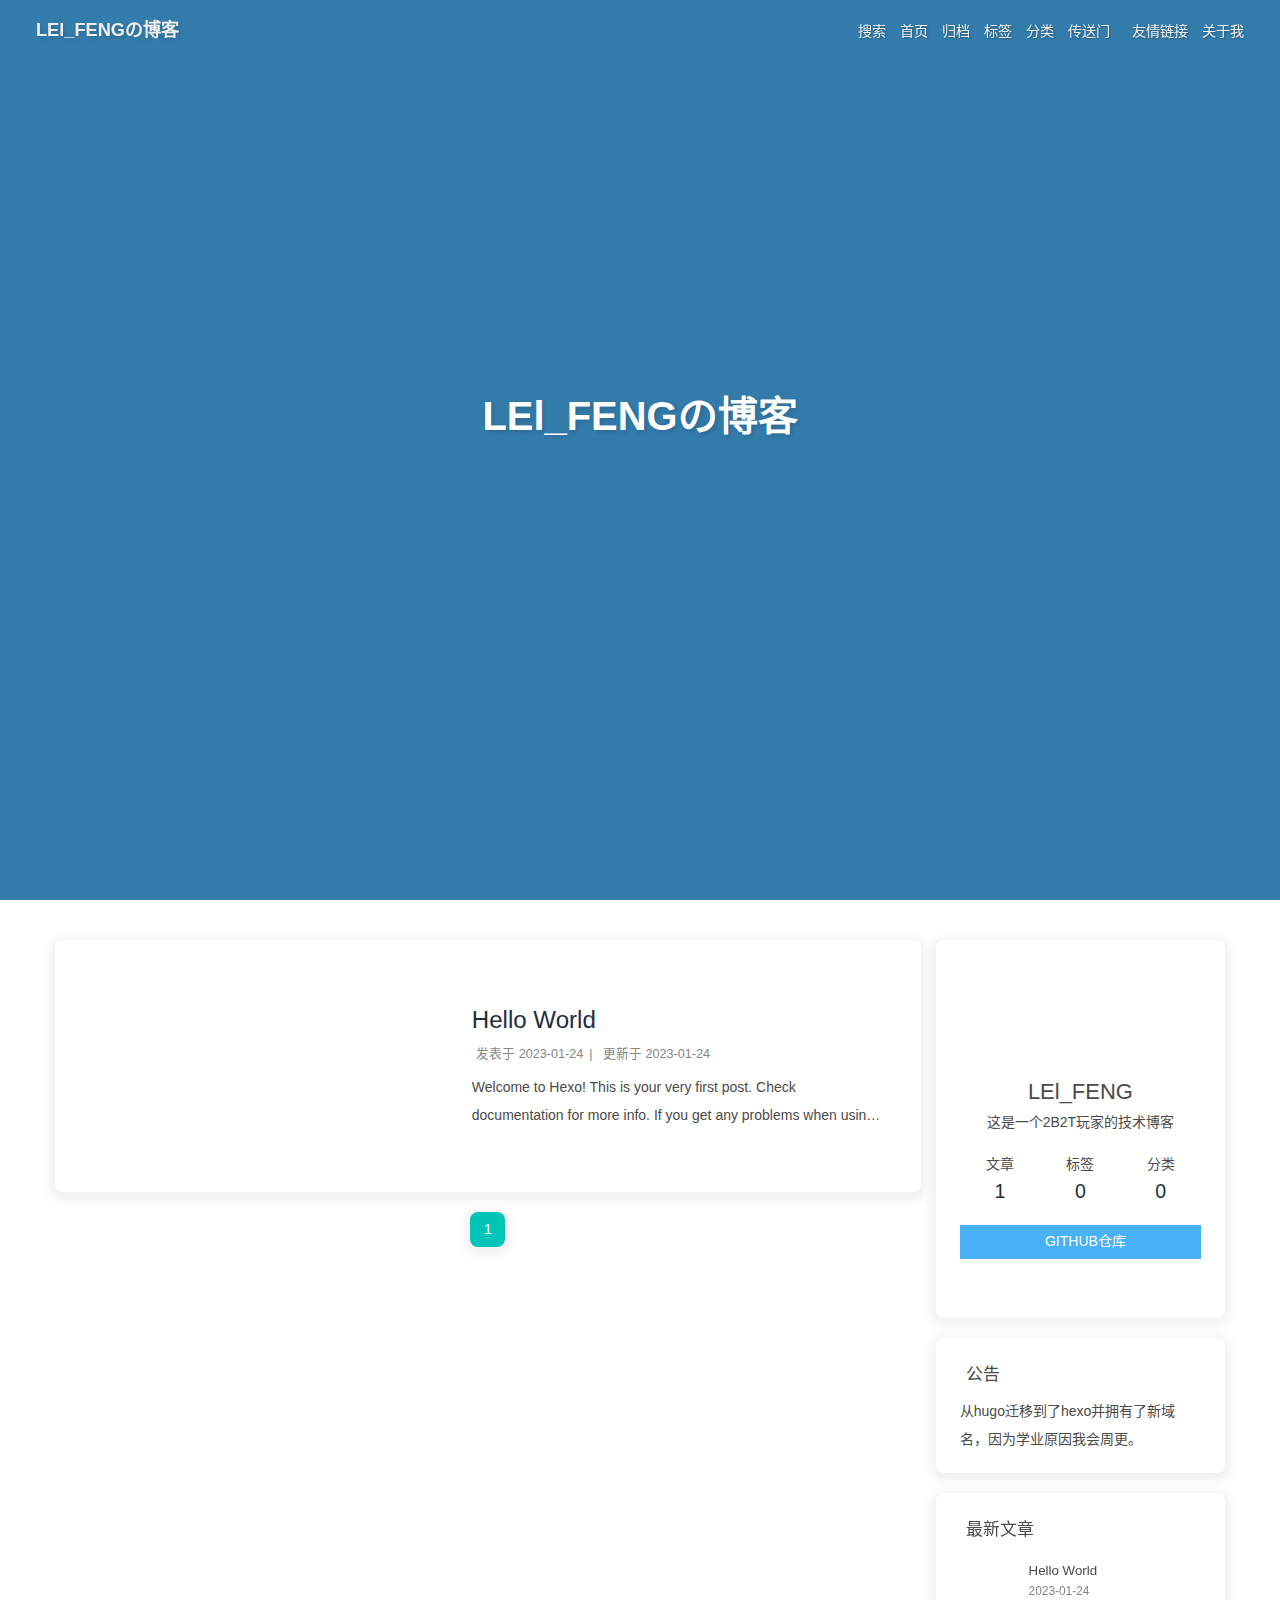
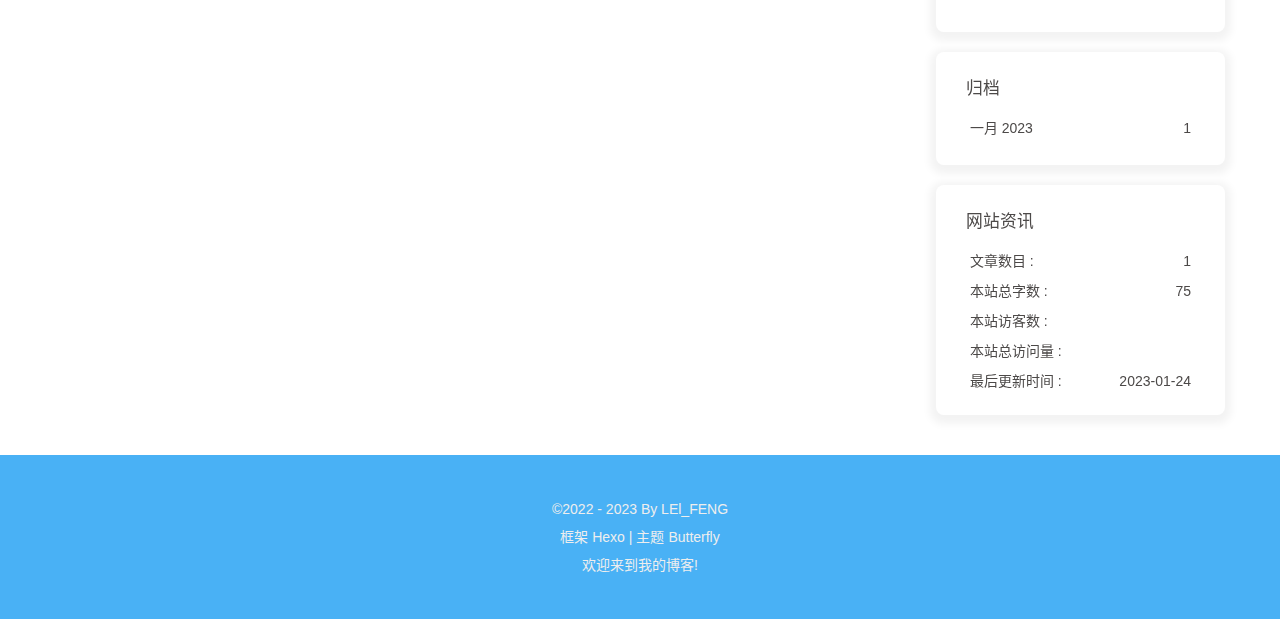
<file: index.html>
<!DOCTYPE html><html lang="zh-CN" data-theme="light"><head><meta charset="UTF-8"><meta http-equiv="X-UA-Compatible" content="IE=edge"><meta name="viewport" content="width=device-width, initial-scale=1.0, maximum-scale=1.0"><title>LEl_FENGの博客 - 一个高中生の2B2T玩家的博客</title><meta name="author" content="LEl_FENG"><meta name="copyright" content="LEl_FENG"><meta name="format-detection" content="telephone=no"><meta name="theme-color" content="#ffffff"><meta name="description" content="这是一个2B2T玩家的技术博客">
<meta property="og:type" content="website">
<meta property="og:title" content="LEl_FENGの博客">
<meta property="og:url" content="https://blog2.xpdbk.com/index.html">
<meta property="og:site_name" content="LEl_FENGの博客">
<meta property="og:description" content="这是一个2B2T玩家的技术博客">
<meta property="og:locale" content="zh_CN">
<meta property="og:image" content="https://cdn.xpdbk.com/gh/1x000/zdzy/tp/android-chrome-128x128.png">
<meta property="article:author" content="LEl_FENG">
<meta property="article:tag" content="1.8.9,minecraft,2b2t,pvp,1.12.2,python,java,web">
<meta name="twitter:card" content="summary_large_image">
<meta name="twitter:image" content="https://cdn.xpdbk.com/gh/1x000/zdzy/tp/default.jpg">
<meta name="twitter:creator" content="@HuaweiH45278254">
<meta name="twitter:site" content="https://twitter.com/HuaweiH45278254"><link rel="shortcut icon" href="https://cdn.xpdbk.com/gh/1x000/zdzy/tp/favicon.png"><link rel="canonical" href="https://blog2.xpdbk.com/index.html"><link rel="preconnect" href="//cdn.xpdbk.com"/><link rel="preconnect" href="//busuanzi.ibruce.info"/><link rel="stylesheet" href="/css/index.css"><link rel="stylesheet" href="https://cdn.xpdbk.com/npm/@fortawesome/fontawesome-free/css/all.min.css" media="print" onload="this.media='all'"><link rel="stylesheet" href="https://cdn.xpdbk.com/npm/node-snackbar/dist/snackbar.min.css" media="print" onload="this.media='all'"><link rel="stylesheet" href="https://cdn.xpdbk.com/npm/@fancyapps/ui/dist/fancybox.min.css" media="print" onload="this.media='all'"><script>const GLOBAL_CONFIG = { 
  root: '/',
  algolia: undefined,
  localSearch: {"path":"/search.json","preload":false,"languages":{"hits_empty":"找不到您查询的内容：${query}"}},
  translate: {"defaultEncoding":2,"translateDelay":100,"msgToTraditionalChinese":"繁","msgToSimplifiedChinese":"簡"},
  noticeOutdate: {"limitDay":90,"position":"top","messagePrev":"It has been","messageNext":"days since the last update, the content of the article may be outdated."},
  highlight: {"plugin":"highlighjs","highlightCopy":true,"highlightLang":true,"highlightHeightLimit":false},
  copy: {
    success: '复制成功',
    error: '复制错误',
    noSupport: '浏览器不支持'
  },
  relativeDate: {
    homepage: false,
    post: false
  },
  runtime: '',
  date_suffix: {
    just: '刚刚',
    min: '分钟前',
    hour: '小时前',
    day: '天前',
    month: '个月前'
  },
  copyright: {"limitCount":50,"languages":{"author":"作者: LEl_FENG","link":"链接: ","source":"来源: LEl_FENGの博客","info":"著作权归作者所有。商业转载请联系作者获得授权，非商业转载请注明出处。"}},
  lightbox: 'fancybox',
  Snackbar: {"chs_to_cht":"你已切换为繁体","cht_to_chs":"你已切换为简体","day_to_night":"你已切换为深色模式","night_to_day":"你已切换为浅色模式","bgLight":"#49b1f5","bgDark":"#1f1f1f","position":"top-right"},
  source: {
    justifiedGallery: {
      js: 'https://cdn.xpdbk.com/npm/flickr-justified-gallery/dist/fjGallery.min.js',
      css: 'https://cdn.xpdbk.com/npm/flickr-justified-gallery/dist/fjGallery.min.css'
    }
  },
  isPhotoFigcaption: true,
  islazyload: true,
  isAnchor: false,
  percent: {
    toc: true,
    rightside: true,
  }
}</script><script id="config-diff">var GLOBAL_CONFIG_SITE = {
  title: 'LEl_FENGの博客',
  isPost: false,
  isHome: true,
  isHighlightShrink: true,
  isToc: false,
  postUpdate: '2023-01-24 16:15:23'
}</script><noscript><style type="text/css">
  #nav {
    opacity: 1
  }
  .justified-gallery img {
    opacity: 1
  }

  #recent-posts time,
  #post-meta time {
    display: inline !important
  }
</style></noscript><script>(win=>{
    win.saveToLocal = {
      set: function setWithExpiry(key, value, ttl) {
        if (ttl === 0) return
        const now = new Date()
        const expiryDay = ttl * 86400000
        const item = {
          value: value,
          expiry: now.getTime() + expiryDay,
        }
        localStorage.setItem(key, JSON.stringify(item))
      },

      get: function getWithExpiry(key) {
        const itemStr = localStorage.getItem(key)

        if (!itemStr) {
          return undefined
        }
        const item = JSON.parse(itemStr)
        const now = new Date()

        if (now.getTime() > item.expiry) {
          localStorage.removeItem(key)
          return undefined
        }
        return item.value
      }
    }
  
    win.getScript = url => new Promise((resolve, reject) => {
      const script = document.createElement('script')
      script.src = url
      script.async = true
      script.onerror = reject
      script.onload = script.onreadystatechange = function() {
        const loadState = this.readyState
        if (loadState && loadState !== 'loaded' && loadState !== 'complete') return
        script.onload = script.onreadystatechange = null
        resolve()
      }
      document.head.appendChild(script)
    })
  
    win.getCSS = url => new Promise((resolve, reject) => {
      const link = document.createElement('link')
      link.rel = 'stylesheet'
      link.href = url
      link.onload = () => resolve()
      link.onerror = () => reject()
      document.head.appendChild(link)
    })
  
      win.activateDarkMode = function () {
        document.documentElement.setAttribute('data-theme', 'dark')
        if (document.querySelector('meta[name="theme-color"]') !== null) {
          document.querySelector('meta[name="theme-color"]').setAttribute('content', '#0d0d0d')
        }
      }
      win.activateLightMode = function () {
        document.documentElement.setAttribute('data-theme', 'light')
        if (document.querySelector('meta[name="theme-color"]') !== null) {
          document.querySelector('meta[name="theme-color"]').setAttribute('content', '#ffffff')
        }
      }
      const t = saveToLocal.get('theme')
    
          const now = new Date()
          const hour = now.getHours()
          const isNight = hour <= 6 || hour >= 18
          if (t === undefined) isNight ? activateDarkMode() : activateLightMode()
          else if (t === 'light') activateLightMode()
          else activateDarkMode()
        
      const asideStatus = saveToLocal.get('aside-status')
      if (asideStatus !== undefined) {
        if (asideStatus === 'hide') {
          document.documentElement.classList.add('hide-aside')
        } else {
          document.documentElement.classList.remove('hide-aside')
        }
      }
    
    const detectApple = () => {
      if(/iPad|iPhone|iPod|Macintosh/.test(navigator.userAgent)){
        document.documentElement.classList.add('apple')
      }
    }
    detectApple()
    })(window)</script><meta name="generator" content="Hexo 6.3.0"></head><body><div id="loading-box"><div class="loading-left-bg"></div><div class="loading-right-bg"></div><div class="spinner-box"><div class="configure-border-1"><div class="configure-core"></div></div><div class="configure-border-2"><div class="configure-core"></div></div><div class="loading-word">加载中...</div></div></div><script>const preloader = {
  endLoading: () => {
    document.body.style.overflow = 'auto';
    document.getElementById('loading-box').classList.add("loaded")
  },
  initLoading: () => {
    document.body.style.overflow = '';
    document.getElementById('loading-box').classList.remove("loaded")

  }
}
window.addEventListener('load',()=> { preloader.endLoading() })

if (false) {
  document.addEventListener('pjax:send', () => { preloader.initLoading() })
  document.addEventListener('pjax:complete', () => { preloader.endLoading() })
}</script><div id="sidebar"><div id="menu-mask"></div><div id="sidebar-menus"><div class="avatar-img is-center"><img src= "[data-uri]" data-lazy-src="https://cdn.xpdbk.com/gh/1x000/zdzy/tp/android-chrome-128x128.png" onerror="onerror=null;src='/img/friend_404.gif'" alt="avatar"/></div><div class="sidebar-site-data site-data is-center"><a href="/archives/"><div class="headline">文章</div><div class="length-num">1</div></a><a href="/tags/"><div class="headline">标签</div><div class="length-num">0</div></a><a href="/categories/"><div class="headline">分类</div><div class="length-num">0</div></a></div><hr/><div class="menus_items"><div class="menus_item"><a class="site-page" href="/"><i class="fa-fw fas fa-home"></i><span> 首页</span></a></div><div class="menus_item"><a class="site-page" href="/archives/"><i class="fa-fw fas fa-archive"></i><span> 归档</span></a></div><div class="menus_item"><a class="site-page" href="/tags/"><i class="fa-fw fas fa-tags"></i><span> 标签</span></a></div><div class="menus_item"><a class="site-page" href="/categories/"><i class="fa-fw fas fa-folder-open"></i><span> 分类</span></a></div><div class="menus_item"><a class="site-page group" href="javascript:void(0);"><i class="fa-fw fas fa-list"></i><span> 传送门</span><i class="fas fa-chevron-down"></i></a><ul class="menus_item_child"><li><a class="site-page child" target="_blank" rel="noopener" href="https://ub.xpdbk.com"><i class="fa-fw fas fa-music"></i><span> 站点监控</span></a></li><li><a class="site-page child" target="_blank" rel="noopener" href="https://xpdbk.com"><i class="fa-fw fas fa-video"></i><span> 个人主页</span></a></li></ul></div><div class="menus_item"><a class="site-page" href="/link/"><i class="fa-fw fas fa-link"></i><span> 友情链接</span></a></div><div class="menus_item"><a class="site-page" href="/about/"><i class="fa-fw fas fa-heart"></i><span> 关于我</span></a></div></div></div></div><div class="page" id="body-wrap"><header class="full_page" id="page-header" style="background-image: url('https://cdn.xpdbk.com/gh/1x000/zdzy/tp/123.jpg')"><nav id="nav"><span id="blog-info"><a href="/" title="LEl_FENGの博客"><span class="site-name">LEl_FENGの博客</span></a></span><div id="menus"><div id="search-button"><a class="site-page social-icon search" href="javascript:void(0);"><i class="fas fa-search fa-fw"></i><span> 搜索</span></a></div><div class="menus_items"><div class="menus_item"><a class="site-page" href="/"><i class="fa-fw fas fa-home"></i><span> 首页</span></a></div><div class="menus_item"><a class="site-page" href="/archives/"><i class="fa-fw fas fa-archive"></i><span> 归档</span></a></div><div class="menus_item"><a class="site-page" href="/tags/"><i class="fa-fw fas fa-tags"></i><span> 标签</span></a></div><div class="menus_item"><a class="site-page" href="/categories/"><i class="fa-fw fas fa-folder-open"></i><span> 分类</span></a></div><div class="menus_item"><a class="site-page group" href="javascript:void(0);"><i class="fa-fw fas fa-list"></i><span> 传送门</span><i class="fas fa-chevron-down"></i></a><ul class="menus_item_child"><li><a class="site-page child" target="_blank" rel="noopener" href="https://ub.xpdbk.com"><i class="fa-fw fas fa-music"></i><span> 站点监控</span></a></li><li><a class="site-page child" target="_blank" rel="noopener" href="https://xpdbk.com"><i class="fa-fw fas fa-video"></i><span> 个人主页</span></a></li></ul></div><div class="menus_item"><a class="site-page" href="/link/"><i class="fa-fw fas fa-link"></i><span> 友情链接</span></a></div><div class="menus_item"><a class="site-page" href="/about/"><i class="fa-fw fas fa-heart"></i><span> 关于我</span></a></div></div><div id="toggle-menu"><a class="site-page" href="javascript:void(0);"><i class="fas fa-bars fa-fw"></i></a></div></div></nav><div id="site-info"><h1 id="site-title">LEl_FENGの博客</h1><div id="site-subtitle"><span id="subtitle"></span></div><div id="site_social_icons"><a class="social-icon" href="https://github.com/1x000" target="_blank" title="Github"><i class="fab fa-github"></i></a><a class="social-icon" href="mailto:huaweilaomke402@gmail.com" target="_blank" title="Email"><i class="fas fa-envelope"></i></a><a class="social-icon" href="https://space.bilibili.com/698092884" target="_blank" title="Bilibili"><i class="fa-brands fa-bilibili"></i></a><a class="social-icon" href="https://t.me/LLLLLawa" target="_blank" title="Telegram"><i class="fa-brands fa-telegram"></i></a><a class="social-icon" href="https://twitter.com/HuaweiH45278254" target="_blank" title="Twitter"><i class="fa-brands fa-twitter"></i></a></div></div><div id="scroll-down"><i class="fas fa-angle-down scroll-down-effects"></i></div></header><main class="layout" id="content-inner"><div class="recent-posts" id="recent-posts"><div class="recent-post-item"><div class="post_cover left"><a href="/2023/01/24/hello-world/" title="Hello World"><img class="post-bg" src= "[data-uri]" data-lazy-src="https://cdn.xpdbk.com/gh/1x000/zdzy/tp/f43.jpg" onerror="this.onerror=null;this.src='/img/404.jpg'" alt="Hello World"></a></div><div class="recent-post-info"><a class="article-title" href="/2023/01/24/hello-world/" title="Hello World">Hello World</a><div class="article-meta-wrap"><span class="post-meta-date"><i class="far fa-calendar-alt"></i><span class="article-meta-label">发表于</span><time class="post-meta-date-created" datetime="2023-01-24T07:53:34.670Z" title="发表于 2023-01-24 14:53:34">2023-01-24</time><span class="article-meta-separator">|</span><i class="fas fa-history"></i><span class="article-meta-label">更新于</span><time class="post-meta-date-updated" datetime="2023-01-24T07:53:34.670Z" title="更新于 2023-01-24 14:53:34">2023-01-24</time></span></div><div class="content">Welcome to Hexo! This is your very first post. Check documentation for more info. If you get any problems when using Hexo, you can find the answer in troubleshooting or you can ask me on GitHub.
Quick StartCreate a new post$ hexo new &quot;My New Post&quot;

More info: Writing
Run server$ hexo server

More info: Server
Generate static files$ hexo generate

More info: Generating
Deploy to remote sites$ hexo deploy

More info: Deployment
</div></div></div><nav id="pagination"><div class="pagination"><span class="page-number current">1</span></div></nav></div><div class="aside-content" id="aside-content"><div class="card-widget card-info"><div class="is-center"><div class="avatar-img"><img src= "[data-uri]" data-lazy-src="https://cdn.xpdbk.com/gh/1x000/zdzy/tp/android-chrome-128x128.png" onerror="this.onerror=null;this.src='/img/friend_404.gif'" alt="avatar"/></div><div class="author-info__name">LEl_FENG</div><div class="author-info__description">这是一个2B2T玩家的技术博客</div></div><div class="card-info-data site-data is-center"><a href="/archives/"><div class="headline">文章</div><div class="length-num">1</div></a><a href="/tags/"><div class="headline">标签</div><div class="length-num">0</div></a><a href="/categories/"><div class="headline">分类</div><div class="length-num">0</div></a></div><a id="card-info-btn" target="_blank" rel="noopener" href="https://github.com/1x000"><i class="fab fa-github"></i><span>GITHUB仓库</span></a><div class="card-info-social-icons is-center"><a class="social-icon" href="https://github.com/1x000" target="_blank" title="Github"><i class="fab fa-github"></i></a><a class="social-icon" href="mailto:huaweilaomke402@gmail.com" target="_blank" title="Email"><i class="fas fa-envelope"></i></a><a class="social-icon" href="https://space.bilibili.com/698092884" target="_blank" title="Bilibili"><i class="fa-brands fa-bilibili"></i></a><a class="social-icon" href="https://t.me/LLLLLawa" target="_blank" title="Telegram"><i class="fa-brands fa-telegram"></i></a><a class="social-icon" href="https://twitter.com/HuaweiH45278254" target="_blank" title="Twitter"><i class="fa-brands fa-twitter"></i></a></div></div><div class="card-widget card-announcement"><div class="item-headline"><i class="fas fa-bullhorn fa-shake"></i><span>公告</span></div><div class="announcement_content">从hugo迁移到了hexo并拥有了新域名，因为学业原因我会周更。</div></div><div class="sticky_layout"><div class="card-widget card-recent-post"><div class="item-headline"><i class="fas fa-history"></i><span>最新文章</span></div><div class="aside-list"><div class="aside-list-item"><a class="thumbnail" href="/2023/01/24/hello-world/" title="Hello World"><img src= "[data-uri]" data-lazy-src="https://cdn.xpdbk.com/gh/1x000/zdzy/tp/f43.jpg" onerror="this.onerror=null;this.src='/img/404.jpg'" alt="Hello World"/></a><div class="content"><a class="title" href="/2023/01/24/hello-world/" title="Hello World">Hello World</a><time datetime="2023-01-24T07:53:34.670Z" title="发表于 2023-01-24 14:53:34">2023-01-24</time></div></div></div></div><div class="card-widget card-archives"><div class="item-headline"><i class="fas fa-archive"></i><span>归档</span></div><ul class="card-archive-list"><li class="card-archive-list-item"><a class="card-archive-list-link" href="/archives/2023/01/"><span class="card-archive-list-date">一月 2023</span><span class="card-archive-list-count">1</span></a></li></ul></div><div class="card-widget card-webinfo"><div class="item-headline"><i class="fas fa-chart-line"></i><span>网站资讯</span></div><div class="webinfo"><div class="webinfo-item"><div class="item-name">文章数目 :</div><div class="item-count">1</div></div><div class="webinfo-item"><div class="item-name">本站总字数 :</div><div class="item-count">75</div></div><div class="webinfo-item"><div class="item-name">本站访客数 :</div><div class="item-count" id="busuanzi_value_site_uv"><i class="fa-solid fa-spinner fa-spin"></i></div></div><div class="webinfo-item"><div class="item-name">本站总访问量 :</div><div class="item-count" id="busuanzi_value_site_pv"><i class="fa-solid fa-spinner fa-spin"></i></div></div><div class="webinfo-item"><div class="item-name">最后更新时间 :</div><div class="item-count" id="last-push-date" data-lastPushDate="2023-01-24T09:15:22.511Z"><i class="fa-solid fa-spinner fa-spin"></i></div></div></div></div></div></div></main><footer id="footer"><div id="footer-wrap"><div class="copyright">&copy;2022 - 2023 By LEl_FENG</div><div class="framework-info"><span>框架 </span><a target="_blank" rel="noopener" href="https://hexo.io">Hexo</a><span class="footer-separator">|</span><span>主题 </span><a target="_blank" rel="noopener" href="https://github.com/jerryc127/hexo-theme-butterfly">Butterfly</a></div><div class="footer_custom_text">欢迎来到我的<a target="_blank" rel="noopener" href="https://blog.xpdbk.com/">博客</a>!</div></div></footer></div><div id="rightside"><div id="rightside-config-hide"><button id="translateLink" type="button" title="简繁转换">繁</button><button id="darkmode" type="button" title="浅色和深色模式转换"><i class="fas fa-adjust"></i></button><button id="hide-aside-btn" type="button" title="单栏和双栏切换"><i class="fas fa-arrows-alt-h"></i></button></div><div id="rightside-config-show"><button id="rightside_config" type="button" title="设置"><i class="fas fa-cog fa-spin"></i></button><button id="chat_btn" type="button" title="聊天"><i class="fas fa-sms"></i></button><button id="go-up" type="button" title="回到顶部"><span class="scroll-percent"></span><i class="fas fa-arrow-up"></i></button></div></div><div id="local-search"><div class="search-dialog"><nav class="search-nav"><span class="search-dialog-title">搜索</span><span id="loading-status"></span><button class="search-close-button"><i class="fas fa-times"></i></button></nav><div class="is-center" id="loading-database"><i class="fas fa-spinner fa-pulse"></i><span>  数据库加载中</span></div><div class="search-wrap"><div id="local-search-input"><div class="local-search-box"><input class="local-search-box--input" placeholder="搜索文章" type="text"/></div></div><hr/><div id="local-search-results"></div></div></div><div id="search-mask"></div></div><div><script src="/js/utils.js"></script><script src="/js/main.js"></script><script src="/js/tw_cn.js"></script><script src="https://cdn.xpdbk.com/npm/@fancyapps/ui/dist/fancybox.umd.min.js"></script><script src="https://cdn.xpdbk.com/npm/instant.page/instantpage.min.js" type="module"></script><script src="https://cdn.xpdbk.com/npm/vanilla-lazyload/dist/lazyload.iife.min.js"></script><script src="https://cdn.xpdbk.com/npm/node-snackbar/dist/snackbar.min.js"></script><script>function panguFn () {
  if (typeof pangu === 'object') pangu.autoSpacingPage()
  else {
    getScript('https://cdn.xpdbk.com/npm/pangu/dist/browser/pangu.min.js')
      .then(() => {
        pangu.autoSpacingPage()
      })
  }
}

function panguInit () {
  if (false){
    GLOBAL_CONFIG_SITE.isPost && panguFn()
  } else {
    panguFn()
  }
}

document.addEventListener('DOMContentLoaded', panguInit)</script><script src="/js/search/local-search.js"></script><div class="js-pjax"><script>window.typedJSFn = {
  init: (str) => {
    window.typed = new Typed('#subtitle', Object.assign({
      strings: str,
      startDelay: 300,
      typeSpeed: 150,
      loop: true,
      backSpeed: 50,
    }, null))
  },
  run: (subtitleType) => {
    if (true) {
      if (typeof Typed === 'function') {
        subtitleType()
      } else {
        getScript('https://cdn.xpdbk.com/npm/typed.js/lib/typed.min.js').then(subtitleType)
      }
    } else {
      subtitleType()
    }
  }
}
</script><script>function subtitleType () {
  if (true) {
    typedJSFn.init(["一个高中生の2B2T玩家的博客"])
  } else {
    document.getElementById("subtitle").innerHTML = '一个高中生の2B2T玩家的博客'
  }
}
typedJSFn.run(subtitleType)</script></div><script defer="defer" id="fluttering_ribbon" mobile="false" src="https://cdn.xpdbk.com/npm/butterfly-extsrc/dist/canvas-fluttering-ribbon.min.js"></script><script id="canvas_nest" defer="defer" color="0,0,0" opacity="0.5" zIndex="-1" count="99" mobile="false" src="https://cdn.xpdbk.com/npm/butterfly-extsrc/dist/canvas-nest.min.js"></script><script src="https://cdn.xpdbk.com/npm/butterfly-extsrc/dist/activate-power-mode.min.js"></script><script>POWERMODE.colorful = true;
POWERMODE.shake = true;
POWERMODE.mobile = false;
document.body.addEventListener('input', POWERMODE);
</script><script id="click-show-text" src="https://cdn.xpdbk.com/npm/butterfly-extsrc/dist/click-show-text.min.js" data-mobile="false" data-text="1.8.9,minecraft,2b2t,pvp" data-fontsize="15px" data-random="true" async="async"></script><script>(function(d, w, c) {
    w.ChatraID = 'RcKDD23F9Eq8NEJQZ';
    var s = d.createElement('script');
    w[c] = w[c] || function() {
        (w[c].q = w[c].q || []).push(arguments);
    };
    s.async = true;
    s.src = 'https://call.chatra.io/chatra.js';
    if (d.head) d.head.appendChild(s);
})(document, window, 'Chatra');

if (true) {
  var chatBtnFn = () => {
    var chatBtn = document.getElementById("chat_btn")
    chatBtn.addEventListener("click", function(){
      Chatra('openChat')
    });
  }
  chatBtnFn()
} else {
  if (true) {
    function chatBtnHide () {
      Chatra('hide')
    }
    function chatBtnShow () {
      Chatra('show')
    }
  }
}</script><script async data-pjax src="//busuanzi.ibruce.info/busuanzi/2.3/busuanzi.pure.mini.js"></script></div></body></html>
</file>
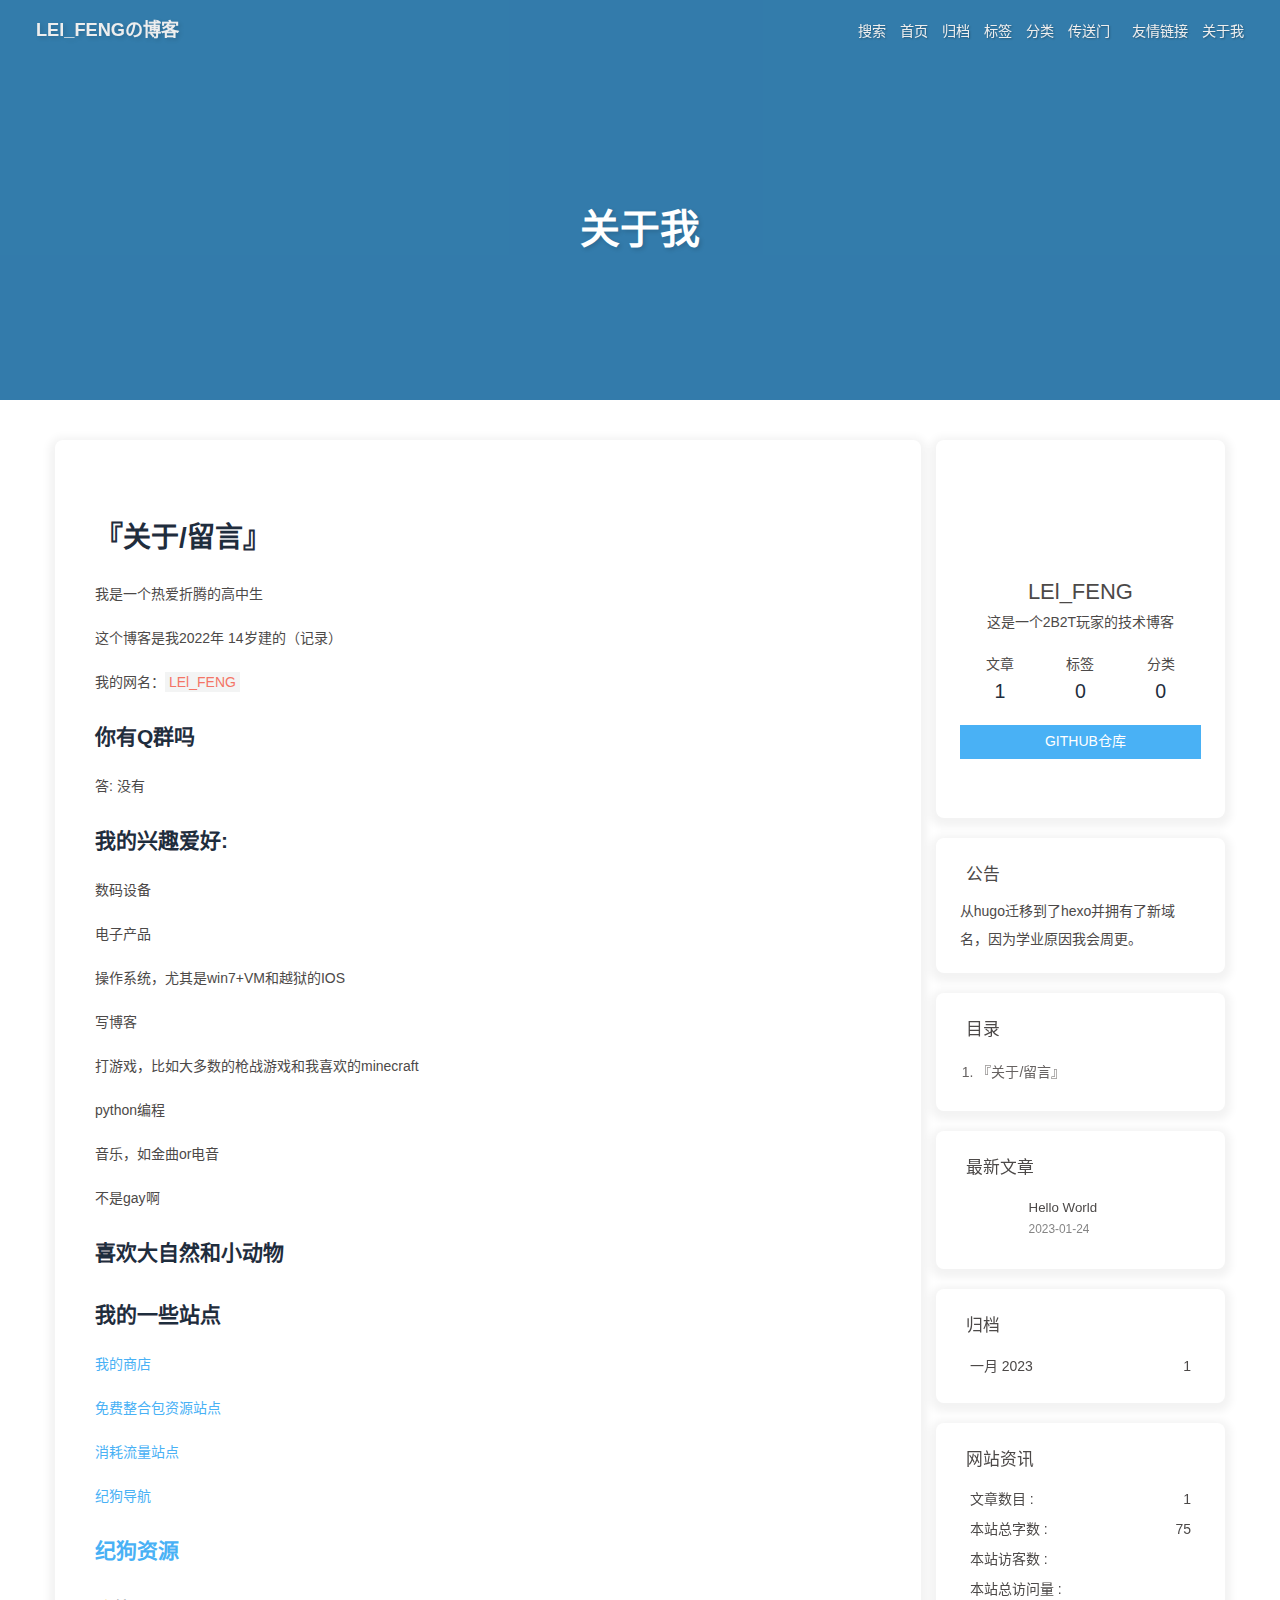
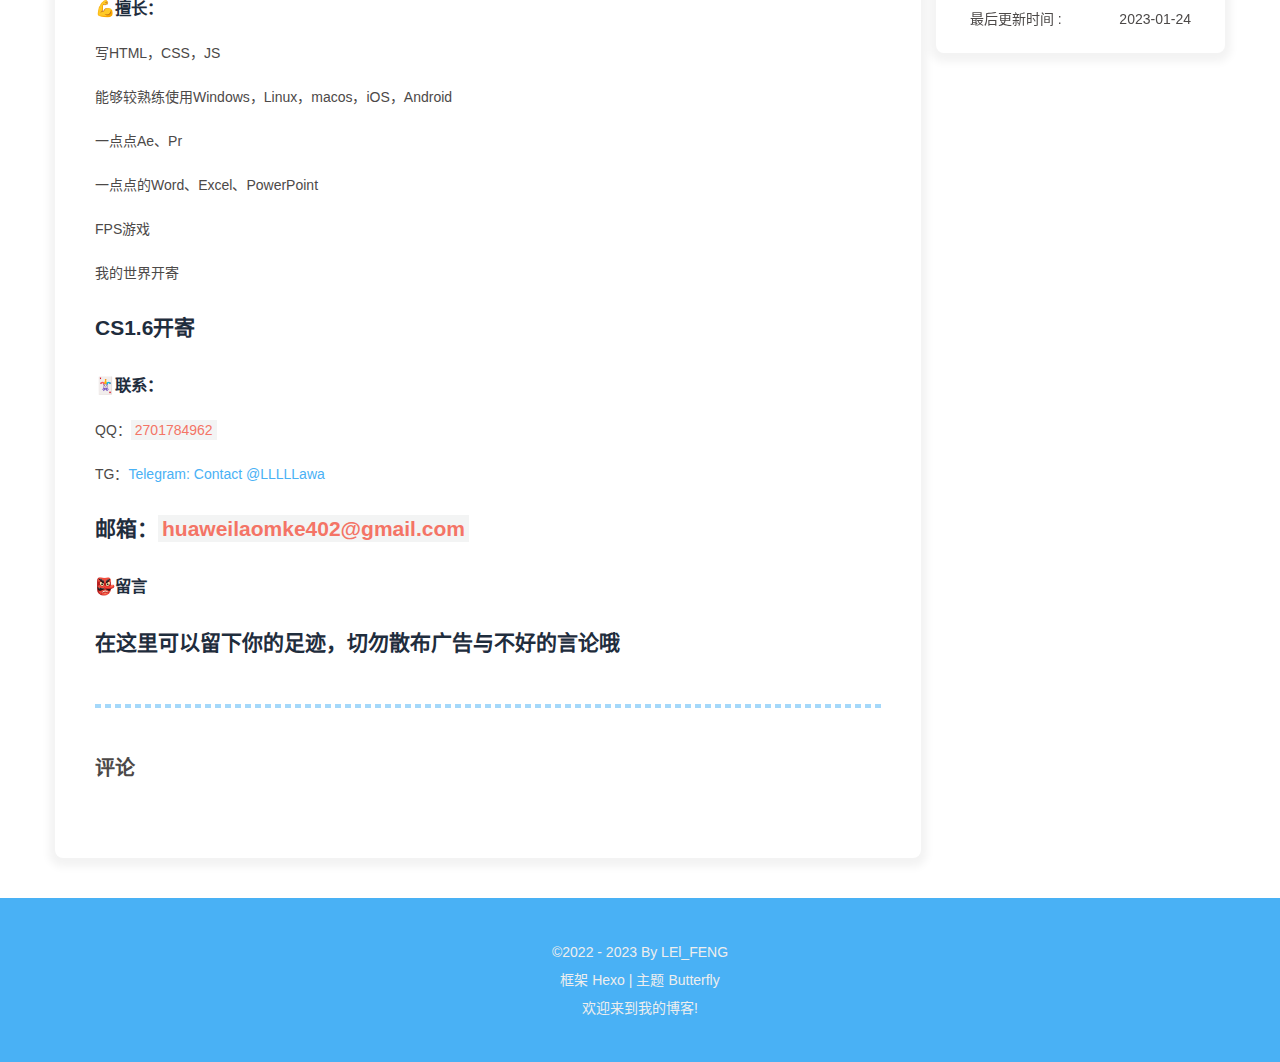
<file: about/index.html>
<!DOCTYPE html><html lang="zh-CN" data-theme="light"><head><meta charset="UTF-8"><meta http-equiv="X-UA-Compatible" content="IE=edge"><meta name="viewport" content="width=device-width, initial-scale=1.0, maximum-scale=1.0"><title>关于我 | LEl_FENGの博客</title><meta name="author" content="LEl_FENG"><meta name="copyright" content="LEl_FENG"><meta name="format-detection" content="telephone=no"><meta name="theme-color" content="#ffffff"><meta name="description" content="『关于&#x2F;留言』我是一个热爱折腾的高中生  这个博客是我2022年 14岁建的（记录） 我的网名：LEl_FENG 你有Q群吗答: 没有 我的兴趣爱好:数码设备 电子产品 操作系统，尤其是win7+VM和越狱的IOS 写博客 打游戏，比如大多数的枪战游戏和我喜欢的minecraft python编程 音乐，如金曲or电音 不是gay啊 喜欢大自然和小动物我的一些站点我的商店 免费整合包资源">
<meta property="og:type" content="website">
<meta property="og:title" content="关于我">
<meta property="og:url" content="https://blog2.xpdbk.com/about/index.html">
<meta property="og:site_name" content="LEl_FENGの博客">
<meta property="og:description" content="『关于&#x2F;留言』我是一个热爱折腾的高中生  这个博客是我2022年 14岁建的（记录） 我的网名：LEl_FENG 你有Q群吗答: 没有 我的兴趣爱好:数码设备 电子产品 操作系统，尤其是win7+VM和越狱的IOS 写博客 打游戏，比如大多数的枪战游戏和我喜欢的minecraft python编程 音乐，如金曲or电音 不是gay啊 喜欢大自然和小动物我的一些站点我的商店 免费整合包资源">
<meta property="og:locale" content="zh_CN">
<meta property="og:image" content="https://cdn.xpdbk.com/gh/1x000/zdzy/tp/f43.jpg">
<meta property="article:published_time" content="2023-01-23T08:19:06.000Z">
<meta property="article:modified_time" content="2023-01-24T07:53:34.620Z">
<meta property="article:author" content="LEl_FENG">
<meta property="article:tag" content="1.8.9,minecraft,2b2t,pvp,1.12.2,python,java,web">
<meta name="twitter:card" content="summary_large_image">
<meta name="twitter:image" content="https://cdn.xpdbk.com/gh/1x000/zdzy/tp/default.jpg">
<meta name="twitter:creator" content="@HuaweiH45278254">
<meta name="twitter:site" content="https://twitter.com/HuaweiH45278254"><link rel="shortcut icon" href="https://cdn.xpdbk.com/gh/1x000/zdzy/tp/favicon.png"><link rel="canonical" href="https://blog2.xpdbk.com/about/index.html"><link rel="preconnect" href="//cdn.xpdbk.com"/><link rel="preconnect" href="//busuanzi.ibruce.info"/><link rel="stylesheet" href="/css/index.css"><link rel="stylesheet" href="https://cdn.xpdbk.com/npm/@fortawesome/fontawesome-free/css/all.min.css" media="print" onload="this.media='all'"><link rel="stylesheet" href="https://cdn.xpdbk.com/npm/node-snackbar/dist/snackbar.min.css" media="print" onload="this.media='all'"><link rel="stylesheet" href="https://cdn.xpdbk.com/npm/@fancyapps/ui/dist/fancybox.min.css" media="print" onload="this.media='all'"><script>const GLOBAL_CONFIG = { 
  root: '/',
  algolia: undefined,
  localSearch: {"path":"/search.json","preload":false,"languages":{"hits_empty":"找不到您查询的内容：${query}"}},
  translate: {"defaultEncoding":2,"translateDelay":100,"msgToTraditionalChinese":"繁","msgToSimplifiedChinese":"簡"},
  noticeOutdate: {"limitDay":90,"position":"top","messagePrev":"It has been","messageNext":"days since the last update, the content of the article may be outdated."},
  highlight: {"plugin":"highlighjs","highlightCopy":true,"highlightLang":true,"highlightHeightLimit":false},
  copy: {
    success: '复制成功',
    error: '复制错误',
    noSupport: '浏览器不支持'
  },
  relativeDate: {
    homepage: false,
    post: false
  },
  runtime: '',
  date_suffix: {
    just: '刚刚',
    min: '分钟前',
    hour: '小时前',
    day: '天前',
    month: '个月前'
  },
  copyright: {"limitCount":50,"languages":{"author":"作者: LEl_FENG","link":"链接: ","source":"来源: LEl_FENGの博客","info":"著作权归作者所有。商业转载请联系作者获得授权，非商业转载请注明出处。"}},
  lightbox: 'fancybox',
  Snackbar: {"chs_to_cht":"你已切换为繁体","cht_to_chs":"你已切换为简体","day_to_night":"你已切换为深色模式","night_to_day":"你已切换为浅色模式","bgLight":"#49b1f5","bgDark":"#1f1f1f","position":"top-right"},
  source: {
    justifiedGallery: {
      js: 'https://cdn.xpdbk.com/npm/flickr-justified-gallery/dist/fjGallery.min.js',
      css: 'https://cdn.xpdbk.com/npm/flickr-justified-gallery/dist/fjGallery.min.css'
    }
  },
  isPhotoFigcaption: true,
  islazyload: true,
  isAnchor: false,
  percent: {
    toc: true,
    rightside: true,
  }
}</script><script id="config-diff">var GLOBAL_CONFIG_SITE = {
  title: '关于我',
  isPost: false,
  isHome: false,
  isHighlightShrink: true,
  isToc: true,
  postUpdate: '2023-01-24 14:53:34'
}</script><noscript><style type="text/css">
  #nav {
    opacity: 1
  }
  .justified-gallery img {
    opacity: 1
  }

  #recent-posts time,
  #post-meta time {
    display: inline !important
  }
</style></noscript><script>(win=>{
    win.saveToLocal = {
      set: function setWithExpiry(key, value, ttl) {
        if (ttl === 0) return
        const now = new Date()
        const expiryDay = ttl * 86400000
        const item = {
          value: value,
          expiry: now.getTime() + expiryDay,
        }
        localStorage.setItem(key, JSON.stringify(item))
      },

      get: function getWithExpiry(key) {
        const itemStr = localStorage.getItem(key)

        if (!itemStr) {
          return undefined
        }
        const item = JSON.parse(itemStr)
        const now = new Date()

        if (now.getTime() > item.expiry) {
          localStorage.removeItem(key)
          return undefined
        }
        return item.value
      }
    }
  
    win.getScript = url => new Promise((resolve, reject) => {
      const script = document.createElement('script')
      script.src = url
      script.async = true
      script.onerror = reject
      script.onload = script.onreadystatechange = function() {
        const loadState = this.readyState
        if (loadState && loadState !== 'loaded' && loadState !== 'complete') return
        script.onload = script.onreadystatechange = null
        resolve()
      }
      document.head.appendChild(script)
    })
  
    win.getCSS = url => new Promise((resolve, reject) => {
      const link = document.createElement('link')
      link.rel = 'stylesheet'
      link.href = url
      link.onload = () => resolve()
      link.onerror = () => reject()
      document.head.appendChild(link)
    })
  
      win.activateDarkMode = function () {
        document.documentElement.setAttribute('data-theme', 'dark')
        if (document.querySelector('meta[name="theme-color"]') !== null) {
          document.querySelector('meta[name="theme-color"]').setAttribute('content', '#0d0d0d')
        }
      }
      win.activateLightMode = function () {
        document.documentElement.setAttribute('data-theme', 'light')
        if (document.querySelector('meta[name="theme-color"]') !== null) {
          document.querySelector('meta[name="theme-color"]').setAttribute('content', '#ffffff')
        }
      }
      const t = saveToLocal.get('theme')
    
          const now = new Date()
          const hour = now.getHours()
          const isNight = hour <= 6 || hour >= 18
          if (t === undefined) isNight ? activateDarkMode() : activateLightMode()
          else if (t === 'light') activateLightMode()
          else activateDarkMode()
        
      const asideStatus = saveToLocal.get('aside-status')
      if (asideStatus !== undefined) {
        if (asideStatus === 'hide') {
          document.documentElement.classList.add('hide-aside')
        } else {
          document.documentElement.classList.remove('hide-aside')
        }
      }
    
    const detectApple = () => {
      if(/iPad|iPhone|iPod|Macintosh/.test(navigator.userAgent)){
        document.documentElement.classList.add('apple')
      }
    }
    detectApple()
    })(window)</script><meta name="generator" content="Hexo 6.3.0"></head><body><div id="loading-box"><div class="loading-left-bg"></div><div class="loading-right-bg"></div><div class="spinner-box"><div class="configure-border-1"><div class="configure-core"></div></div><div class="configure-border-2"><div class="configure-core"></div></div><div class="loading-word">加载中...</div></div></div><script>const preloader = {
  endLoading: () => {
    document.body.style.overflow = 'auto';
    document.getElementById('loading-box').classList.add("loaded")
  },
  initLoading: () => {
    document.body.style.overflow = '';
    document.getElementById('loading-box').classList.remove("loaded")

  }
}
window.addEventListener('load',()=> { preloader.endLoading() })

if (false) {
  document.addEventListener('pjax:send', () => { preloader.initLoading() })
  document.addEventListener('pjax:complete', () => { preloader.endLoading() })
}</script><div id="sidebar"><div id="menu-mask"></div><div id="sidebar-menus"><div class="avatar-img is-center"><img src= "[data-uri]" data-lazy-src="https://cdn.xpdbk.com/gh/1x000/zdzy/tp/android-chrome-128x128.png" onerror="onerror=null;src='/img/friend_404.gif'" alt="avatar"/></div><div class="sidebar-site-data site-data is-center"><a href="/archives/"><div class="headline">文章</div><div class="length-num">1</div></a><a href="/tags/"><div class="headline">标签</div><div class="length-num">0</div></a><a href="/categories/"><div class="headline">分类</div><div class="length-num">0</div></a></div><hr/><div class="menus_items"><div class="menus_item"><a class="site-page" href="/"><i class="fa-fw fas fa-home"></i><span> 首页</span></a></div><div class="menus_item"><a class="site-page" href="/archives/"><i class="fa-fw fas fa-archive"></i><span> 归档</span></a></div><div class="menus_item"><a class="site-page" href="/tags/"><i class="fa-fw fas fa-tags"></i><span> 标签</span></a></div><div class="menus_item"><a class="site-page" href="/categories/"><i class="fa-fw fas fa-folder-open"></i><span> 分类</span></a></div><div class="menus_item"><a class="site-page group" href="javascript:void(0);"><i class="fa-fw fas fa-list"></i><span> 传送门</span><i class="fas fa-chevron-down"></i></a><ul class="menus_item_child"><li><a class="site-page child" target="_blank" rel="noopener" href="https://ub.xpdbk.com"><i class="fa-fw fas fa-music"></i><span> 站点监控</span></a></li><li><a class="site-page child" target="_blank" rel="noopener" href="https://xpdbk.com"><i class="fa-fw fas fa-video"></i><span> 个人主页</span></a></li></ul></div><div class="menus_item"><a class="site-page" href="/link/"><i class="fa-fw fas fa-link"></i><span> 友情链接</span></a></div><div class="menus_item"><a class="site-page" href="/about/"><i class="fa-fw fas fa-heart"></i><span> 关于我</span></a></div></div></div></div><div class="page" id="body-wrap"><header class="not-home-page" id="page-header" style="background-image: url('https://cdn.xpdbk.com/gh/1x000/zdzy/tp/about.jpg')"><nav id="nav"><span id="blog-info"><a href="/" title="LEl_FENGの博客"><span class="site-name">LEl_FENGの博客</span></a></span><div id="menus"><div id="search-button"><a class="site-page social-icon search" href="javascript:void(0);"><i class="fas fa-search fa-fw"></i><span> 搜索</span></a></div><div class="menus_items"><div class="menus_item"><a class="site-page" href="/"><i class="fa-fw fas fa-home"></i><span> 首页</span></a></div><div class="menus_item"><a class="site-page" href="/archives/"><i class="fa-fw fas fa-archive"></i><span> 归档</span></a></div><div class="menus_item"><a class="site-page" href="/tags/"><i class="fa-fw fas fa-tags"></i><span> 标签</span></a></div><div class="menus_item"><a class="site-page" href="/categories/"><i class="fa-fw fas fa-folder-open"></i><span> 分类</span></a></div><div class="menus_item"><a class="site-page group" href="javascript:void(0);"><i class="fa-fw fas fa-list"></i><span> 传送门</span><i class="fas fa-chevron-down"></i></a><ul class="menus_item_child"><li><a class="site-page child" target="_blank" rel="noopener" href="https://ub.xpdbk.com"><i class="fa-fw fas fa-music"></i><span> 站点监控</span></a></li><li><a class="site-page child" target="_blank" rel="noopener" href="https://xpdbk.com"><i class="fa-fw fas fa-video"></i><span> 个人主页</span></a></li></ul></div><div class="menus_item"><a class="site-page" href="/link/"><i class="fa-fw fas fa-link"></i><span> 友情链接</span></a></div><div class="menus_item"><a class="site-page" href="/about/"><i class="fa-fw fas fa-heart"></i><span> 关于我</span></a></div></div><div id="toggle-menu"><a class="site-page" href="javascript:void(0);"><i class="fas fa-bars fa-fw"></i></a></div></div></nav><div id="page-site-info"><h1 id="site-title">关于我</h1></div></header><main class="layout" id="content-inner"><div id="page"><div id="article-container"><h1 id="『关于-x2F-留言』"><a href="#『关于-x2F-留言』" class="headerlink" title="『关于&#x2F;留言』"></a>『关于&#x2F;留言』</h1><p>我是一个热爱折腾的高中生 </p>
<p>这个博客是我2022年 14岁建的（记录）</p>
<p>我的网名：<code>LEl_FENG</code></p>
<h2 id="你有Q群吗"><a href="#你有Q群吗" class="headerlink" title="你有Q群吗"></a>你有Q群吗</h2><p>答: 没有</p>
<h2 id="我的兴趣爱好"><a href="#我的兴趣爱好" class="headerlink" title="我的兴趣爱好:"></a>我的兴趣爱好:</h2><p>数码设备</p>
<p>电子产品</p>
<p>操作系统，尤其是win7+VM和越狱的IOS</p>
<p>写博客</p>
<p>打游戏，比如大多数的枪战游戏和我喜欢的minecraft</p>
<p>python编程</p>
<p>音乐，如金曲or电音</p>
<p>不是gay啊</p>
<h2 id="喜欢大自然和小动物"><a href="#喜欢大自然和小动物" class="headerlink" title="喜欢大自然和小动物"></a>喜欢大自然和小动物</h2><h2 id="我的一些站点"><a href="#我的一些站点" class="headerlink" title="我的一些站点"></a>我的一些站点</h2><p><a target="_blank" rel="noopener" href="https://faka.xpdbk.com/">我的商店</a></p>
<p><a target="_blank" rel="noopener" href="https://ziyuan.xpdbk.com/">免费整合包资源站点</a></p>
<p><a target="_blank" rel="noopener" href="https://v2y.xpdbk.com/">消耗流量站点</a></p>
<p><a target="_blank" rel="noopener" href="https://jigou.xpdbk.com/">纪狗导航</a></p>
<h2 id="纪狗资源"><a href="#纪狗资源" class="headerlink" title="纪狗资源"></a><a target="_blank" rel="noopener" href="https://leak.xpdbk.com/">纪狗资源</a></h2><h3 id="💪擅长："><a href="#💪擅长：" class="headerlink" title="💪擅长："></a>💪擅长：</h3><p>写HTML，CSS，JS</p>
<p>能够较熟练使用Windows，Linux，macos，iOS，Android</p>
<p>一点点Ae、Pr</p>
<p>一点点的Word、Excel、PowerPoint</p>
<p>FPS游戏</p>
<p>我的世界开寄</p>
<h2 id="CS1-6开寄"><a href="#CS1-6开寄" class="headerlink" title="CS1.6开寄"></a>CS1.6开寄</h2><h3 id="🃏联系："><a href="#🃏联系：" class="headerlink" title="🃏联系："></a>🃏联系：</h3><p>QQ：<code>2701784962</code></p>
<p>TG：<a target="_blank" rel="noopener" href="https://t.me/LLLLLawa">Telegram: Contact @LLLLLawa</a></p>
<h2 id="邮箱：huaweilaomke402-gmail-com"><a href="#邮箱：huaweilaomke402-gmail-com" class="headerlink" title="邮箱：huaweilaomke402@gmail.com"></a>邮箱：<code>huaweilaomke402@gmail.com</code></h2><h3 id="👺留言"><a href="#👺留言" class="headerlink" title="👺留言"></a>👺留言</h3><h2 id="在这里可以留下你的足迹，切勿散布广告与不好的言论哦"><a href="#在这里可以留下你的足迹，切勿散布广告与不好的言论哦" class="headerlink" title="在这里可以留下你的足迹，切勿散布广告与不好的言论哦"></a>在这里可以留下你的足迹，切勿散布广告与不好的言论哦</h2></div><hr/><div id="post-comment"><div class="comment-head"><div class="comment-headline"><i class="fas fa-comments fa-fw"></i><span> 评论</span></div></div><div class="comment-wrap"><div><div id="waline-wrap"></div></div></div></div></div><div class="aside-content" id="aside-content"><div class="card-widget card-info"><div class="is-center"><div class="avatar-img"><img src= "[data-uri]" data-lazy-src="https://cdn.xpdbk.com/gh/1x000/zdzy/tp/android-chrome-128x128.png" onerror="this.onerror=null;this.src='/img/friend_404.gif'" alt="avatar"/></div><div class="author-info__name">LEl_FENG</div><div class="author-info__description">这是一个2B2T玩家的技术博客</div></div><div class="card-info-data site-data is-center"><a href="/archives/"><div class="headline">文章</div><div class="length-num">1</div></a><a href="/tags/"><div class="headline">标签</div><div class="length-num">0</div></a><a href="/categories/"><div class="headline">分类</div><div class="length-num">0</div></a></div><a id="card-info-btn" target="_blank" rel="noopener" href="https://github.com/1x000"><i class="fab fa-github"></i><span>GITHUB仓库</span></a><div class="card-info-social-icons is-center"><a class="social-icon" href="https://github.com/1x000" target="_blank" title="Github"><i class="fab fa-github"></i></a><a class="social-icon" href="mailto:huaweilaomke402@gmail.com" target="_blank" title="Email"><i class="fas fa-envelope"></i></a><a class="social-icon" href="https://space.bilibili.com/698092884" target="_blank" title="Bilibili"><i class="fa-brands fa-bilibili"></i></a><a class="social-icon" href="https://t.me/LLLLLawa" target="_blank" title="Telegram"><i class="fa-brands fa-telegram"></i></a><a class="social-icon" href="https://twitter.com/HuaweiH45278254" target="_blank" title="Twitter"><i class="fa-brands fa-twitter"></i></a></div></div><div class="card-widget card-announcement"><div class="item-headline"><i class="fas fa-bullhorn fa-shake"></i><span>公告</span></div><div class="announcement_content">从hugo迁移到了hexo并拥有了新域名，因为学业原因我会周更。</div></div><div class="sticky_layout"><div class="card-widget" id="card-toc"><div class="item-headline"><i class="fas fa-stream"></i><span>目录</span><span class="toc-percentage"></span></div><div class="toc-content"><ol class="toc"><li class="toc-item toc-level-1"><a class="toc-link" href="#%E3%80%8E%E5%85%B3%E4%BA%8E-x2F-%E7%95%99%E8%A8%80%E3%80%8F"><span class="toc-number">1.</span> <span class="toc-text">『关于&#x2F;留言』</span></a><ol class="toc-child"><li class="toc-item toc-level-2"><a class="toc-link" href="#%E4%BD%A0%E6%9C%89Q%E7%BE%A4%E5%90%97"><span class="toc-number">1.1.</span> <span class="toc-text">你有Q群吗</span></a></li><li class="toc-item toc-level-2"><a class="toc-link" href="#%E6%88%91%E7%9A%84%E5%85%B4%E8%B6%A3%E7%88%B1%E5%A5%BD"><span class="toc-number">1.2.</span> <span class="toc-text">我的兴趣爱好:</span></a></li><li class="toc-item toc-level-2"><a class="toc-link" href="#%E5%96%9C%E6%AC%A2%E5%A4%A7%E8%87%AA%E7%84%B6%E5%92%8C%E5%B0%8F%E5%8A%A8%E7%89%A9"><span class="toc-number">1.3.</span> <span class="toc-text">喜欢大自然和小动物</span></a></li><li class="toc-item toc-level-2"><a class="toc-link" href="#%E6%88%91%E7%9A%84%E4%B8%80%E4%BA%9B%E7%AB%99%E7%82%B9"><span class="toc-number">1.4.</span> <span class="toc-text">我的一些站点</span></a></li><li class="toc-item toc-level-2"><a class="toc-link" href="#%E7%BA%AA%E7%8B%97%E8%B5%84%E6%BA%90"><span class="toc-number">1.5.</span> <span class="toc-text">纪狗资源</span></a><ol class="toc-child"><li class="toc-item toc-level-3"><a class="toc-link" href="#%F0%9F%92%AA%E6%93%85%E9%95%BF%EF%BC%9A"><span class="toc-number">1.5.1.</span> <span class="toc-text">💪擅长：</span></a></li></ol></li><li class="toc-item toc-level-2"><a class="toc-link" href="#CS1-6%E5%BC%80%E5%AF%84"><span class="toc-number">1.6.</span> <span class="toc-text">CS1.6开寄</span></a><ol class="toc-child"><li class="toc-item toc-level-3"><a class="toc-link" href="#%F0%9F%83%8F%E8%81%94%E7%B3%BB%EF%BC%9A"><span class="toc-number">1.6.1.</span> <span class="toc-text">🃏联系：</span></a></li></ol></li><li class="toc-item toc-level-2"><a class="toc-link" href="#%E9%82%AE%E7%AE%B1%EF%BC%9Ahuaweilaomke402-gmail-com"><span class="toc-number">1.7.</span> <span class="toc-text">邮箱：huaweilaomke402@gmail.com</span></a><ol class="toc-child"><li class="toc-item toc-level-3"><a class="toc-link" href="#%F0%9F%91%BA%E7%95%99%E8%A8%80"><span class="toc-number">1.7.1.</span> <span class="toc-text">👺留言</span></a></li></ol></li><li class="toc-item toc-level-2"><a class="toc-link" href="#%E5%9C%A8%E8%BF%99%E9%87%8C%E5%8F%AF%E4%BB%A5%E7%95%99%E4%B8%8B%E4%BD%A0%E7%9A%84%E8%B6%B3%E8%BF%B9%EF%BC%8C%E5%88%87%E5%8B%BF%E6%95%A3%E5%B8%83%E5%B9%BF%E5%91%8A%E4%B8%8E%E4%B8%8D%E5%A5%BD%E7%9A%84%E8%A8%80%E8%AE%BA%E5%93%A6"><span class="toc-number">1.8.</span> <span class="toc-text">在这里可以留下你的足迹，切勿散布广告与不好的言论哦</span></a></li></ol></li></ol></div></div><div class="card-widget card-recent-post"><div class="item-headline"><i class="fas fa-history"></i><span>最新文章</span></div><div class="aside-list"><div class="aside-list-item"><a class="thumbnail" href="/2023/01/24/hello-world/" title="Hello World"><img src= "[data-uri]" data-lazy-src="https://cdn.xpdbk.com/gh/1x000/zdzy/tp/f43.jpg" onerror="this.onerror=null;this.src='/img/404.jpg'" alt="Hello World"/></a><div class="content"><a class="title" href="/2023/01/24/hello-world/" title="Hello World">Hello World</a><time datetime="2023-01-24T07:53:34.670Z" title="发表于 2023-01-24 14:53:34">2023-01-24</time></div></div></div></div><div class="card-widget card-archives"><div class="item-headline"><i class="fas fa-archive"></i><span>归档</span></div><ul class="card-archive-list"><li class="card-archive-list-item"><a class="card-archive-list-link" href="/archives/2023/01/"><span class="card-archive-list-date">一月 2023</span><span class="card-archive-list-count">1</span></a></li></ul></div><div class="card-widget card-webinfo"><div class="item-headline"><i class="fas fa-chart-line"></i><span>网站资讯</span></div><div class="webinfo"><div class="webinfo-item"><div class="item-name">文章数目 :</div><div class="item-count">1</div></div><div class="webinfo-item"><div class="item-name">本站总字数 :</div><div class="item-count">75</div></div><div class="webinfo-item"><div class="item-name">本站访客数 :</div><div class="item-count" id="busuanzi_value_site_uv"><i class="fa-solid fa-spinner fa-spin"></i></div></div><div class="webinfo-item"><div class="item-name">本站总访问量 :</div><div class="item-count" id="busuanzi_value_site_pv"><i class="fa-solid fa-spinner fa-spin"></i></div></div><div class="webinfo-item"><div class="item-name">最后更新时间 :</div><div class="item-count" id="last-push-date" data-lastPushDate="2023-01-24T09:15:22.511Z"><i class="fa-solid fa-spinner fa-spin"></i></div></div></div></div></div></div></main><footer id="footer"><div id="footer-wrap"><div class="copyright">&copy;2022 - 2023 By LEl_FENG</div><div class="framework-info"><span>框架 </span><a target="_blank" rel="noopener" href="https://hexo.io">Hexo</a><span class="footer-separator">|</span><span>主题 </span><a target="_blank" rel="noopener" href="https://github.com/jerryc127/hexo-theme-butterfly">Butterfly</a></div><div class="footer_custom_text">欢迎来到我的<a target="_blank" rel="noopener" href="https://blog.xpdbk.com/">博客</a>!</div></div></footer></div><div id="rightside"><div id="rightside-config-hide"><button id="translateLink" type="button" title="简繁转换">繁</button><button id="darkmode" type="button" title="浅色和深色模式转换"><i class="fas fa-adjust"></i></button><button id="hide-aside-btn" type="button" title="单栏和双栏切换"><i class="fas fa-arrows-alt-h"></i></button></div><div id="rightside-config-show"><button id="rightside_config" type="button" title="设置"><i class="fas fa-cog fa-spin"></i></button><button class="close" id="mobile-toc-button" type="button" title="目录"><i class="fas fa-list-ul"></i></button><button id="chat_btn" type="button" title="聊天"><i class="fas fa-sms"></i></button><a id="to_comment" href="#post-comment" title="直达评论"><i class="fas fa-comments"></i></a><button id="go-up" type="button" title="回到顶部"><span class="scroll-percent"></span><i class="fas fa-arrow-up"></i></button></div></div><div id="local-search"><div class="search-dialog"><nav class="search-nav"><span class="search-dialog-title">搜索</span><span id="loading-status"></span><button class="search-close-button"><i class="fas fa-times"></i></button></nav><div class="is-center" id="loading-database"><i class="fas fa-spinner fa-pulse"></i><span>  数据库加载中</span></div><div class="search-wrap"><div id="local-search-input"><div class="local-search-box"><input class="local-search-box--input" placeholder="搜索文章" type="text"/></div></div><hr/><div id="local-search-results"></div></div></div><div id="search-mask"></div></div><div><script src="/js/utils.js"></script><script src="/js/main.js"></script><script src="/js/tw_cn.js"></script><script src="https://cdn.xpdbk.com/npm/@fancyapps/ui/dist/fancybox.umd.min.js"></script><script src="https://cdn.xpdbk.com/npm/instant.page/instantpage.min.js" type="module"></script><script src="https://cdn.xpdbk.com/npm/vanilla-lazyload/dist/lazyload.iife.min.js"></script><script src="https://cdn.xpdbk.com/npm/node-snackbar/dist/snackbar.min.js"></script><script>function panguFn () {
  if (typeof pangu === 'object') pangu.autoSpacingPage()
  else {
    getScript('https://cdn.xpdbk.com/npm/pangu/dist/browser/pangu.min.js')
      .then(() => {
        pangu.autoSpacingPage()
      })
  }
}

function panguInit () {
  if (false){
    GLOBAL_CONFIG_SITE.isPost && panguFn()
  } else {
    panguFn()
  }
}

document.addEventListener('DOMContentLoaded', panguInit)</script><script src="/js/search/local-search.js"></script><div class="js-pjax"><script>function loadWaline () {
  function initWaline () {
    const waline = Waline.init(Object.assign({
      el: '#waline-wrap',
      serverURL: 'https://pl2.xpdbk.com',
      pageview: false,
      dark: 'html[data-theme="dark"]',
      path: window.location.pathname,
      comment: false,
    }, null))
  }

  if (typeof Waline === 'object') initWaline()
  else {
    getCSS('https://cdn.xpdbk.com/npm/@waline/client/dist/waline.min.css').then(() => {
      getScript('https://cdn.xpdbk.com/npm/@waline/client/dist/waline.min.js').then(initWaline)
    })
  }
}

if ('Waline' === 'Waline' || !true) {
  if (true) btf.loadComment(document.getElementById('waline-wrap'),loadWaline)
  else setTimeout(loadWaline, 0)
} else {
  function loadOtherComment () {
    loadWaline()
  }
}</script></div><script defer="defer" id="fluttering_ribbon" mobile="false" src="https://cdn.xpdbk.com/npm/butterfly-extsrc/dist/canvas-fluttering-ribbon.min.js"></script><script id="canvas_nest" defer="defer" color="0,0,0" opacity="0.5" zIndex="-1" count="99" mobile="false" src="https://cdn.xpdbk.com/npm/butterfly-extsrc/dist/canvas-nest.min.js"></script><script src="https://cdn.xpdbk.com/npm/butterfly-extsrc/dist/activate-power-mode.min.js"></script><script>POWERMODE.colorful = true;
POWERMODE.shake = true;
POWERMODE.mobile = false;
document.body.addEventListener('input', POWERMODE);
</script><script id="click-show-text" src="https://cdn.xpdbk.com/npm/butterfly-extsrc/dist/click-show-text.min.js" data-mobile="false" data-text="1.8.9,minecraft,2b2t,pvp" data-fontsize="15px" data-random="true" async="async"></script><script>(function(d, w, c) {
    w.ChatraID = 'RcKDD23F9Eq8NEJQZ';
    var s = d.createElement('script');
    w[c] = w[c] || function() {
        (w[c].q = w[c].q || []).push(arguments);
    };
    s.async = true;
    s.src = 'https://call.chatra.io/chatra.js';
    if (d.head) d.head.appendChild(s);
})(document, window, 'Chatra');

if (true) {
  var chatBtnFn = () => {
    var chatBtn = document.getElementById("chat_btn")
    chatBtn.addEventListener("click", function(){
      Chatra('openChat')
    });
  }
  chatBtnFn()
} else {
  if (true) {
    function chatBtnHide () {
      Chatra('hide')
    }
    function chatBtnShow () {
      Chatra('show')
    }
  }
}</script><script async data-pjax src="//busuanzi.ibruce.info/busuanzi/2.3/busuanzi.pure.mini.js"></script></div></body></html>
</file>
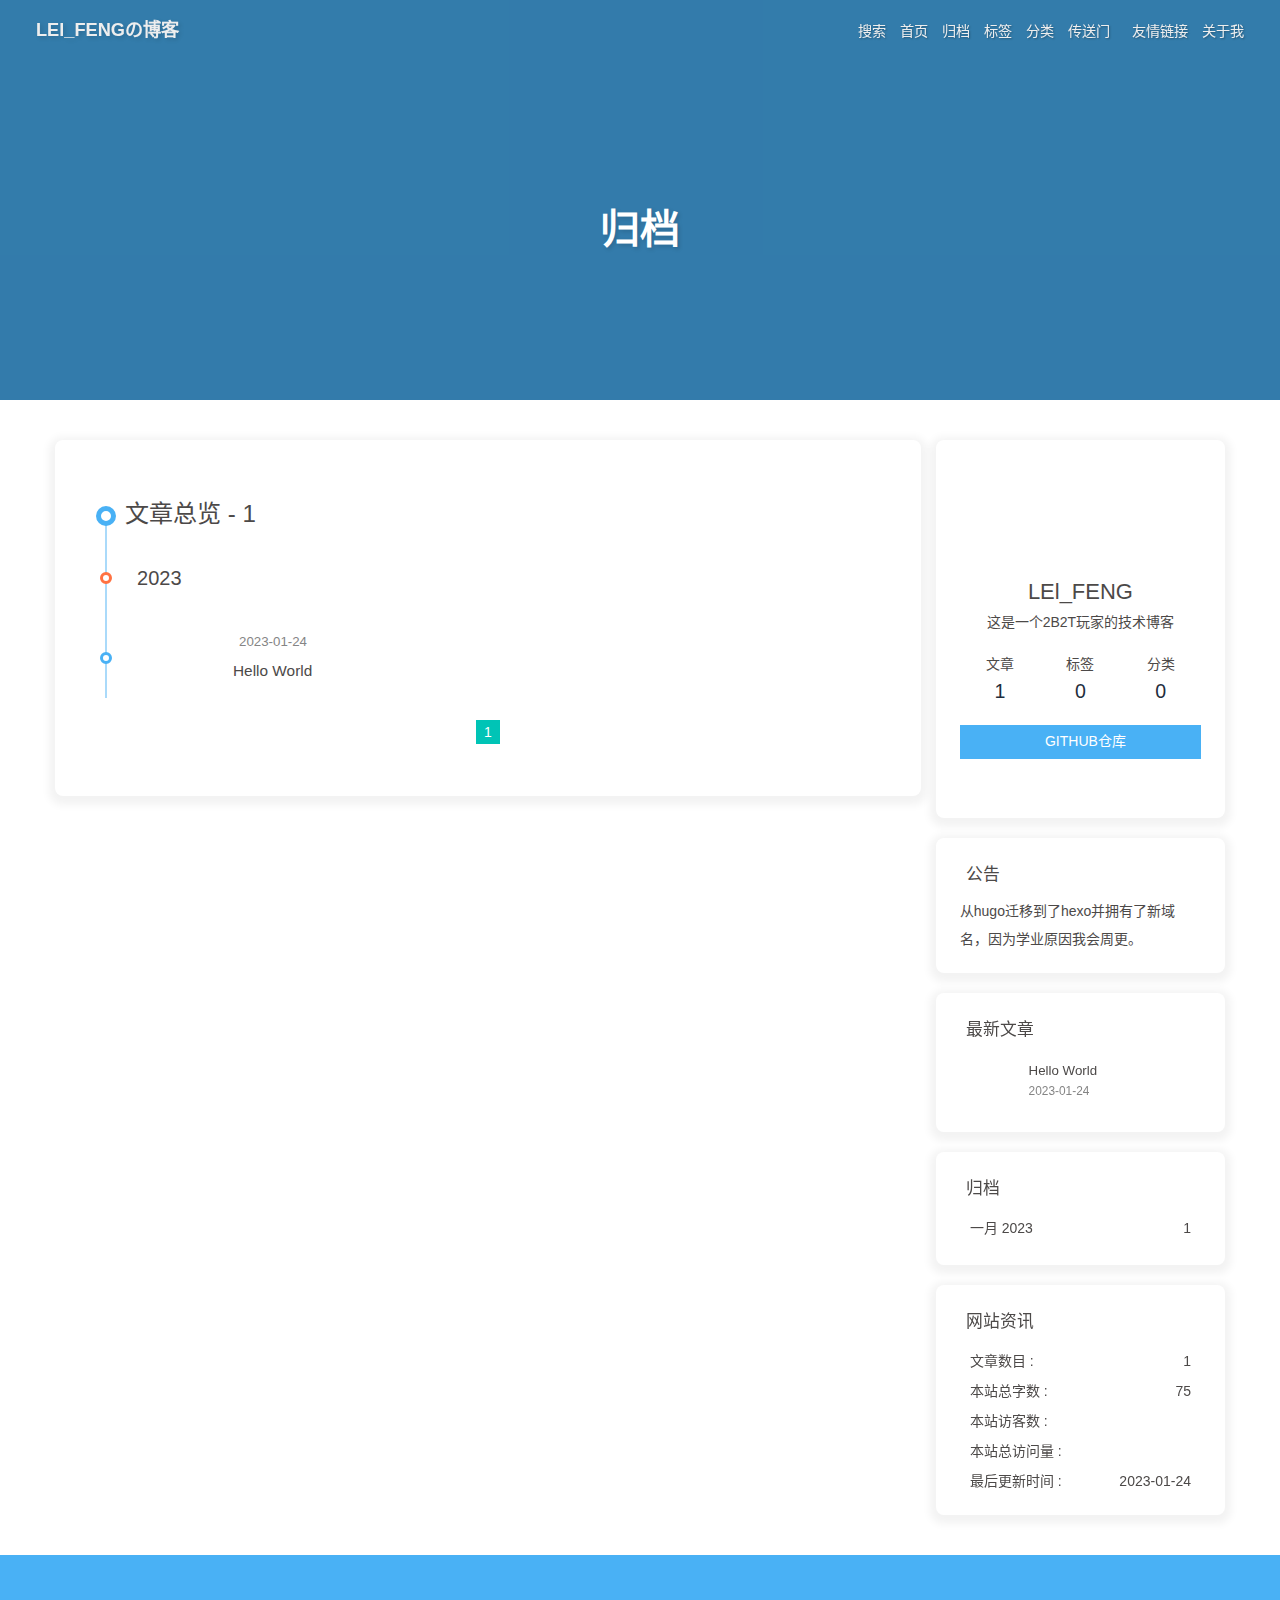
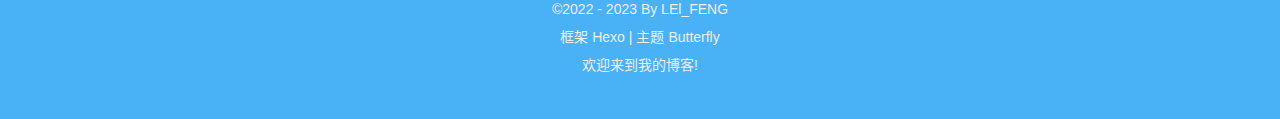
<file: archives/index.html>
<!DOCTYPE html><html lang="zh-CN" data-theme="light"><head><meta charset="UTF-8"><meta http-equiv="X-UA-Compatible" content="IE=edge"><meta name="viewport" content="width=device-width, initial-scale=1.0, maximum-scale=1.0"><title>归档 | LEl_FENGの博客</title><meta name="author" content="LEl_FENG"><meta name="copyright" content="LEl_FENG"><meta name="format-detection" content="telephone=no"><meta name="theme-color" content="#ffffff"><meta name="description" content="这是一个2B2T玩家的技术博客">
<meta property="og:type" content="website">
<meta property="og:title" content="归档">
<meta property="og:url" content="https://blog2.xpdbk.com/archives/index.html">
<meta property="og:site_name" content="LEl_FENGの博客">
<meta property="og:description" content="这是一个2B2T玩家的技术博客">
<meta property="og:locale" content="zh_CN">
<meta property="og:image" content="https://cdn.xpdbk.com/gh/1x000/zdzy/tp/android-chrome-128x128.png">
<meta property="article:author" content="LEl_FENG">
<meta property="article:tag" content="1.8.9,minecraft,2b2t,pvp,1.12.2,python,java,web">
<meta name="twitter:card" content="summary_large_image">
<meta name="twitter:image" content="https://cdn.xpdbk.com/gh/1x000/zdzy/tp/default.jpg">
<meta name="twitter:creator" content="@HuaweiH45278254">
<meta name="twitter:site" content="https://twitter.com/HuaweiH45278254"><link rel="shortcut icon" href="https://cdn.xpdbk.com/gh/1x000/zdzy/tp/favicon.png"><link rel="canonical" href="https://blog2.xpdbk.com/archives/index.html"><link rel="preconnect" href="//cdn.xpdbk.com"/><link rel="preconnect" href="//busuanzi.ibruce.info"/><link rel="stylesheet" href="/css/index.css"><link rel="stylesheet" href="https://cdn.xpdbk.com/npm/@fortawesome/fontawesome-free/css/all.min.css" media="print" onload="this.media='all'"><link rel="stylesheet" href="https://cdn.xpdbk.com/npm/node-snackbar/dist/snackbar.min.css" media="print" onload="this.media='all'"><link rel="stylesheet" href="https://cdn.xpdbk.com/npm/@fancyapps/ui/dist/fancybox.min.css" media="print" onload="this.media='all'"><script>const GLOBAL_CONFIG = { 
  root: '/',
  algolia: undefined,
  localSearch: {"path":"/search.json","preload":false,"languages":{"hits_empty":"找不到您查询的内容：${query}"}},
  translate: {"defaultEncoding":2,"translateDelay":100,"msgToTraditionalChinese":"繁","msgToSimplifiedChinese":"簡"},
  noticeOutdate: {"limitDay":90,"position":"top","messagePrev":"It has been","messageNext":"days since the last update, the content of the article may be outdated."},
  highlight: {"plugin":"highlighjs","highlightCopy":true,"highlightLang":true,"highlightHeightLimit":false},
  copy: {
    success: '复制成功',
    error: '复制错误',
    noSupport: '浏览器不支持'
  },
  relativeDate: {
    homepage: false,
    post: false
  },
  runtime: '',
  date_suffix: {
    just: '刚刚',
    min: '分钟前',
    hour: '小时前',
    day: '天前',
    month: '个月前'
  },
  copyright: {"limitCount":50,"languages":{"author":"作者: LEl_FENG","link":"链接: ","source":"来源: LEl_FENGの博客","info":"著作权归作者所有。商业转载请联系作者获得授权，非商业转载请注明出处。"}},
  lightbox: 'fancybox',
  Snackbar: {"chs_to_cht":"你已切换为繁体","cht_to_chs":"你已切换为简体","day_to_night":"你已切换为深色模式","night_to_day":"你已切换为浅色模式","bgLight":"#49b1f5","bgDark":"#1f1f1f","position":"top-right"},
  source: {
    justifiedGallery: {
      js: 'https://cdn.xpdbk.com/npm/flickr-justified-gallery/dist/fjGallery.min.js',
      css: 'https://cdn.xpdbk.com/npm/flickr-justified-gallery/dist/fjGallery.min.css'
    }
  },
  isPhotoFigcaption: true,
  islazyload: true,
  isAnchor: false,
  percent: {
    toc: true,
    rightside: true,
  }
}</script><script id="config-diff">var GLOBAL_CONFIG_SITE = {
  title: '归档',
  isPost: false,
  isHome: false,
  isHighlightShrink: true,
  isToc: false,
  postUpdate: '2023-01-24 16:15:23'
}</script><noscript><style type="text/css">
  #nav {
    opacity: 1
  }
  .justified-gallery img {
    opacity: 1
  }

  #recent-posts time,
  #post-meta time {
    display: inline !important
  }
</style></noscript><script>(win=>{
    win.saveToLocal = {
      set: function setWithExpiry(key, value, ttl) {
        if (ttl === 0) return
        const now = new Date()
        const expiryDay = ttl * 86400000
        const item = {
          value: value,
          expiry: now.getTime() + expiryDay,
        }
        localStorage.setItem(key, JSON.stringify(item))
      },

      get: function getWithExpiry(key) {
        const itemStr = localStorage.getItem(key)

        if (!itemStr) {
          return undefined
        }
        const item = JSON.parse(itemStr)
        const now = new Date()

        if (now.getTime() > item.expiry) {
          localStorage.removeItem(key)
          return undefined
        }
        return item.value
      }
    }
  
    win.getScript = url => new Promise((resolve, reject) => {
      const script = document.createElement('script')
      script.src = url
      script.async = true
      script.onerror = reject
      script.onload = script.onreadystatechange = function() {
        const loadState = this.readyState
        if (loadState && loadState !== 'loaded' && loadState !== 'complete') return
        script.onload = script.onreadystatechange = null
        resolve()
      }
      document.head.appendChild(script)
    })
  
    win.getCSS = url => new Promise((resolve, reject) => {
      const link = document.createElement('link')
      link.rel = 'stylesheet'
      link.href = url
      link.onload = () => resolve()
      link.onerror = () => reject()
      document.head.appendChild(link)
    })
  
      win.activateDarkMode = function () {
        document.documentElement.setAttribute('data-theme', 'dark')
        if (document.querySelector('meta[name="theme-color"]') !== null) {
          document.querySelector('meta[name="theme-color"]').setAttribute('content', '#0d0d0d')
        }
      }
      win.activateLightMode = function () {
        document.documentElement.setAttribute('data-theme', 'light')
        if (document.querySelector('meta[name="theme-color"]') !== null) {
          document.querySelector('meta[name="theme-color"]').setAttribute('content', '#ffffff')
        }
      }
      const t = saveToLocal.get('theme')
    
          const now = new Date()
          const hour = now.getHours()
          const isNight = hour <= 6 || hour >= 18
          if (t === undefined) isNight ? activateDarkMode() : activateLightMode()
          else if (t === 'light') activateLightMode()
          else activateDarkMode()
        
      const asideStatus = saveToLocal.get('aside-status')
      if (asideStatus !== undefined) {
        if (asideStatus === 'hide') {
          document.documentElement.classList.add('hide-aside')
        } else {
          document.documentElement.classList.remove('hide-aside')
        }
      }
    
    const detectApple = () => {
      if(/iPad|iPhone|iPod|Macintosh/.test(navigator.userAgent)){
        document.documentElement.classList.add('apple')
      }
    }
    detectApple()
    })(window)</script><meta name="generator" content="Hexo 6.3.0"></head><body><div id="loading-box"><div class="loading-left-bg"></div><div class="loading-right-bg"></div><div class="spinner-box"><div class="configure-border-1"><div class="configure-core"></div></div><div class="configure-border-2"><div class="configure-core"></div></div><div class="loading-word">加载中...</div></div></div><script>const preloader = {
  endLoading: () => {
    document.body.style.overflow = 'auto';
    document.getElementById('loading-box').classList.add("loaded")
  },
  initLoading: () => {
    document.body.style.overflow = '';
    document.getElementById('loading-box').classList.remove("loaded")

  }
}
window.addEventListener('load',()=> { preloader.endLoading() })

if (false) {
  document.addEventListener('pjax:send', () => { preloader.initLoading() })
  document.addEventListener('pjax:complete', () => { preloader.endLoading() })
}</script><div id="sidebar"><div id="menu-mask"></div><div id="sidebar-menus"><div class="avatar-img is-center"><img src= "[data-uri]" data-lazy-src="https://cdn.xpdbk.com/gh/1x000/zdzy/tp/android-chrome-128x128.png" onerror="onerror=null;src='/img/friend_404.gif'" alt="avatar"/></div><div class="sidebar-site-data site-data is-center"><a href="/archives/"><div class="headline">文章</div><div class="length-num">1</div></a><a href="/tags/"><div class="headline">标签</div><div class="length-num">0</div></a><a href="/categories/"><div class="headline">分类</div><div class="length-num">0</div></a></div><hr/><div class="menus_items"><div class="menus_item"><a class="site-page" href="/"><i class="fa-fw fas fa-home"></i><span> 首页</span></a></div><div class="menus_item"><a class="site-page" href="/archives/"><i class="fa-fw fas fa-archive"></i><span> 归档</span></a></div><div class="menus_item"><a class="site-page" href="/tags/"><i class="fa-fw fas fa-tags"></i><span> 标签</span></a></div><div class="menus_item"><a class="site-page" href="/categories/"><i class="fa-fw fas fa-folder-open"></i><span> 分类</span></a></div><div class="menus_item"><a class="site-page group" href="javascript:void(0);"><i class="fa-fw fas fa-list"></i><span> 传送门</span><i class="fas fa-chevron-down"></i></a><ul class="menus_item_child"><li><a class="site-page child" target="_blank" rel="noopener" href="https://ub.xpdbk.com"><i class="fa-fw fas fa-music"></i><span> 站点监控</span></a></li><li><a class="site-page child" target="_blank" rel="noopener" href="https://xpdbk.com"><i class="fa-fw fas fa-video"></i><span> 个人主页</span></a></li></ul></div><div class="menus_item"><a class="site-page" href="/link/"><i class="fa-fw fas fa-link"></i><span> 友情链接</span></a></div><div class="menus_item"><a class="site-page" href="/about/"><i class="fa-fw fas fa-heart"></i><span> 关于我</span></a></div></div></div></div><div class="page" id="body-wrap"><header class="not-home-page" id="page-header" style="background-image: url('https://cdn.xpdbk.com/gh/1x000/zdzy/tp/246223.jpg')"><nav id="nav"><span id="blog-info"><a href="/" title="LEl_FENGの博客"><span class="site-name">LEl_FENGの博客</span></a></span><div id="menus"><div id="search-button"><a class="site-page social-icon search" href="javascript:void(0);"><i class="fas fa-search fa-fw"></i><span> 搜索</span></a></div><div class="menus_items"><div class="menus_item"><a class="site-page" href="/"><i class="fa-fw fas fa-home"></i><span> 首页</span></a></div><div class="menus_item"><a class="site-page" href="/archives/"><i class="fa-fw fas fa-archive"></i><span> 归档</span></a></div><div class="menus_item"><a class="site-page" href="/tags/"><i class="fa-fw fas fa-tags"></i><span> 标签</span></a></div><div class="menus_item"><a class="site-page" href="/categories/"><i class="fa-fw fas fa-folder-open"></i><span> 分类</span></a></div><div class="menus_item"><a class="site-page group" href="javascript:void(0);"><i class="fa-fw fas fa-list"></i><span> 传送门</span><i class="fas fa-chevron-down"></i></a><ul class="menus_item_child"><li><a class="site-page child" target="_blank" rel="noopener" href="https://ub.xpdbk.com"><i class="fa-fw fas fa-music"></i><span> 站点监控</span></a></li><li><a class="site-page child" target="_blank" rel="noopener" href="https://xpdbk.com"><i class="fa-fw fas fa-video"></i><span> 个人主页</span></a></li></ul></div><div class="menus_item"><a class="site-page" href="/link/"><i class="fa-fw fas fa-link"></i><span> 友情链接</span></a></div><div class="menus_item"><a class="site-page" href="/about/"><i class="fa-fw fas fa-heart"></i><span> 关于我</span></a></div></div><div id="toggle-menu"><a class="site-page" href="javascript:void(0);"><i class="fas fa-bars fa-fw"></i></a></div></div></nav><div id="page-site-info"><h1 id="site-title">归档</h1></div></header><main class="layout" id="content-inner"><div id="archive"><div class="article-sort-title">文章总览 - 1</div><div class="article-sort"><div class="article-sort-item year">2023</div><div class="article-sort-item"><a class="article-sort-item-img" href="/2023/01/24/hello-world/" title="Hello World"><img src= "[data-uri]" data-lazy-src="https://cdn.xpdbk.com/gh/1x000/zdzy/tp/f43.jpg" alt="Hello World" onerror="this.onerror=null;this.src='/img/404.jpg'"></a><div class="article-sort-item-info"><div class="article-sort-item-time"><i class="far fa-calendar-alt"></i><time class="post-meta-date-created" datetime="2023-01-24T07:53:34.670Z" title="发表于 2023-01-24 14:53:34">2023-01-24</time></div><a class="article-sort-item-title" href="/2023/01/24/hello-world/" title="Hello World">Hello World</a></div></div></div><nav id="pagination"><div class="pagination"><span class="page-number current">1</span></div></nav></div><div class="aside-content" id="aside-content"><div class="card-widget card-info"><div class="is-center"><div class="avatar-img"><img src= "[data-uri]" data-lazy-src="https://cdn.xpdbk.com/gh/1x000/zdzy/tp/android-chrome-128x128.png" onerror="this.onerror=null;this.src='/img/friend_404.gif'" alt="avatar"/></div><div class="author-info__name">LEl_FENG</div><div class="author-info__description">这是一个2B2T玩家的技术博客</div></div><div class="card-info-data site-data is-center"><a href="/archives/"><div class="headline">文章</div><div class="length-num">1</div></a><a href="/tags/"><div class="headline">标签</div><div class="length-num">0</div></a><a href="/categories/"><div class="headline">分类</div><div class="length-num">0</div></a></div><a id="card-info-btn" target="_blank" rel="noopener" href="https://github.com/1x000"><i class="fab fa-github"></i><span>GITHUB仓库</span></a><div class="card-info-social-icons is-center"><a class="social-icon" href="https://github.com/1x000" target="_blank" title="Github"><i class="fab fa-github"></i></a><a class="social-icon" href="mailto:huaweilaomke402@gmail.com" target="_blank" title="Email"><i class="fas fa-envelope"></i></a><a class="social-icon" href="https://space.bilibili.com/698092884" target="_blank" title="Bilibili"><i class="fa-brands fa-bilibili"></i></a><a class="social-icon" href="https://t.me/LLLLLawa" target="_blank" title="Telegram"><i class="fa-brands fa-telegram"></i></a><a class="social-icon" href="https://twitter.com/HuaweiH45278254" target="_blank" title="Twitter"><i class="fa-brands fa-twitter"></i></a></div></div><div class="card-widget card-announcement"><div class="item-headline"><i class="fas fa-bullhorn fa-shake"></i><span>公告</span></div><div class="announcement_content">从hugo迁移到了hexo并拥有了新域名，因为学业原因我会周更。</div></div><div class="sticky_layout"><div class="card-widget card-recent-post"><div class="item-headline"><i class="fas fa-history"></i><span>最新文章</span></div><div class="aside-list"><div class="aside-list-item"><a class="thumbnail" href="/2023/01/24/hello-world/" title="Hello World"><img src= "[data-uri]" data-lazy-src="https://cdn.xpdbk.com/gh/1x000/zdzy/tp/f43.jpg" onerror="this.onerror=null;this.src='/img/404.jpg'" alt="Hello World"/></a><div class="content"><a class="title" href="/2023/01/24/hello-world/" title="Hello World">Hello World</a><time datetime="2023-01-24T07:53:34.670Z" title="发表于 2023-01-24 14:53:34">2023-01-24</time></div></div></div></div><div class="card-widget card-archives"><div class="item-headline"><i class="fas fa-archive"></i><span>归档</span></div><ul class="card-archive-list"><li class="card-archive-list-item"><a class="card-archive-list-link" href="/archives/2023/01/"><span class="card-archive-list-date">一月 2023</span><span class="card-archive-list-count">1</span></a></li></ul></div><div class="card-widget card-webinfo"><div class="item-headline"><i class="fas fa-chart-line"></i><span>网站资讯</span></div><div class="webinfo"><div class="webinfo-item"><div class="item-name">文章数目 :</div><div class="item-count">1</div></div><div class="webinfo-item"><div class="item-name">本站总字数 :</div><div class="item-count">75</div></div><div class="webinfo-item"><div class="item-name">本站访客数 :</div><div class="item-count" id="busuanzi_value_site_uv"><i class="fa-solid fa-spinner fa-spin"></i></div></div><div class="webinfo-item"><div class="item-name">本站总访问量 :</div><div class="item-count" id="busuanzi_value_site_pv"><i class="fa-solid fa-spinner fa-spin"></i></div></div><div class="webinfo-item"><div class="item-name">最后更新时间 :</div><div class="item-count" id="last-push-date" data-lastPushDate="2023-01-24T09:15:22.511Z"><i class="fa-solid fa-spinner fa-spin"></i></div></div></div></div></div></div></main><footer id="footer"><div id="footer-wrap"><div class="copyright">&copy;2022 - 2023 By LEl_FENG</div><div class="framework-info"><span>框架 </span><a target="_blank" rel="noopener" href="https://hexo.io">Hexo</a><span class="footer-separator">|</span><span>主题 </span><a target="_blank" rel="noopener" href="https://github.com/jerryc127/hexo-theme-butterfly">Butterfly</a></div><div class="footer_custom_text">欢迎来到我的<a target="_blank" rel="noopener" href="https://blog.xpdbk.com/">博客</a>!</div></div></footer></div><div id="rightside"><div id="rightside-config-hide"><button id="translateLink" type="button" title="简繁转换">繁</button><button id="darkmode" type="button" title="浅色和深色模式转换"><i class="fas fa-adjust"></i></button><button id="hide-aside-btn" type="button" title="单栏和双栏切换"><i class="fas fa-arrows-alt-h"></i></button></div><div id="rightside-config-show"><button id="rightside_config" type="button" title="设置"><i class="fas fa-cog fa-spin"></i></button><button id="chat_btn" type="button" title="聊天"><i class="fas fa-sms"></i></button><button id="go-up" type="button" title="回到顶部"><span class="scroll-percent"></span><i class="fas fa-arrow-up"></i></button></div></div><div id="local-search"><div class="search-dialog"><nav class="search-nav"><span class="search-dialog-title">搜索</span><span id="loading-status"></span><button class="search-close-button"><i class="fas fa-times"></i></button></nav><div class="is-center" id="loading-database"><i class="fas fa-spinner fa-pulse"></i><span>  数据库加载中</span></div><div class="search-wrap"><div id="local-search-input"><div class="local-search-box"><input class="local-search-box--input" placeholder="搜索文章" type="text"/></div></div><hr/><div id="local-search-results"></div></div></div><div id="search-mask"></div></div><div><script src="/js/utils.js"></script><script src="/js/main.js"></script><script src="/js/tw_cn.js"></script><script src="https://cdn.xpdbk.com/npm/@fancyapps/ui/dist/fancybox.umd.min.js"></script><script src="https://cdn.xpdbk.com/npm/instant.page/instantpage.min.js" type="module"></script><script src="https://cdn.xpdbk.com/npm/vanilla-lazyload/dist/lazyload.iife.min.js"></script><script src="https://cdn.xpdbk.com/npm/node-snackbar/dist/snackbar.min.js"></script><script>function panguFn () {
  if (typeof pangu === 'object') pangu.autoSpacingPage()
  else {
    getScript('https://cdn.xpdbk.com/npm/pangu/dist/browser/pangu.min.js')
      .then(() => {
        pangu.autoSpacingPage()
      })
  }
}

function panguInit () {
  if (false){
    GLOBAL_CONFIG_SITE.isPost && panguFn()
  } else {
    panguFn()
  }
}

document.addEventListener('DOMContentLoaded', panguInit)</script><script src="/js/search/local-search.js"></script><div class="js-pjax"></div><script defer="defer" id="fluttering_ribbon" mobile="false" src="https://cdn.xpdbk.com/npm/butterfly-extsrc/dist/canvas-fluttering-ribbon.min.js"></script><script id="canvas_nest" defer="defer" color="0,0,0" opacity="0.5" zIndex="-1" count="99" mobile="false" src="https://cdn.xpdbk.com/npm/butterfly-extsrc/dist/canvas-nest.min.js"></script><script src="https://cdn.xpdbk.com/npm/butterfly-extsrc/dist/activate-power-mode.min.js"></script><script>POWERMODE.colorful = true;
POWERMODE.shake = true;
POWERMODE.mobile = false;
document.body.addEventListener('input', POWERMODE);
</script><script id="click-show-text" src="https://cdn.xpdbk.com/npm/butterfly-extsrc/dist/click-show-text.min.js" data-mobile="false" data-text="1.8.9,minecraft,2b2t,pvp" data-fontsize="15px" data-random="true" async="async"></script><script>(function(d, w, c) {
    w.ChatraID = 'RcKDD23F9Eq8NEJQZ';
    var s = d.createElement('script');
    w[c] = w[c] || function() {
        (w[c].q = w[c].q || []).push(arguments);
    };
    s.async = true;
    s.src = 'https://call.chatra.io/chatra.js';
    if (d.head) d.head.appendChild(s);
})(document, window, 'Chatra');

if (true) {
  var chatBtnFn = () => {
    var chatBtn = document.getElementById("chat_btn")
    chatBtn.addEventListener("click", function(){
      Chatra('openChat')
    });
  }
  chatBtnFn()
} else {
  if (true) {
    function chatBtnHide () {
      Chatra('hide')
    }
    function chatBtnShow () {
      Chatra('show')
    }
  }
}</script><script async data-pjax src="//busuanzi.ibruce.info/busuanzi/2.3/busuanzi.pure.mini.js"></script></div></body></html>
</file>
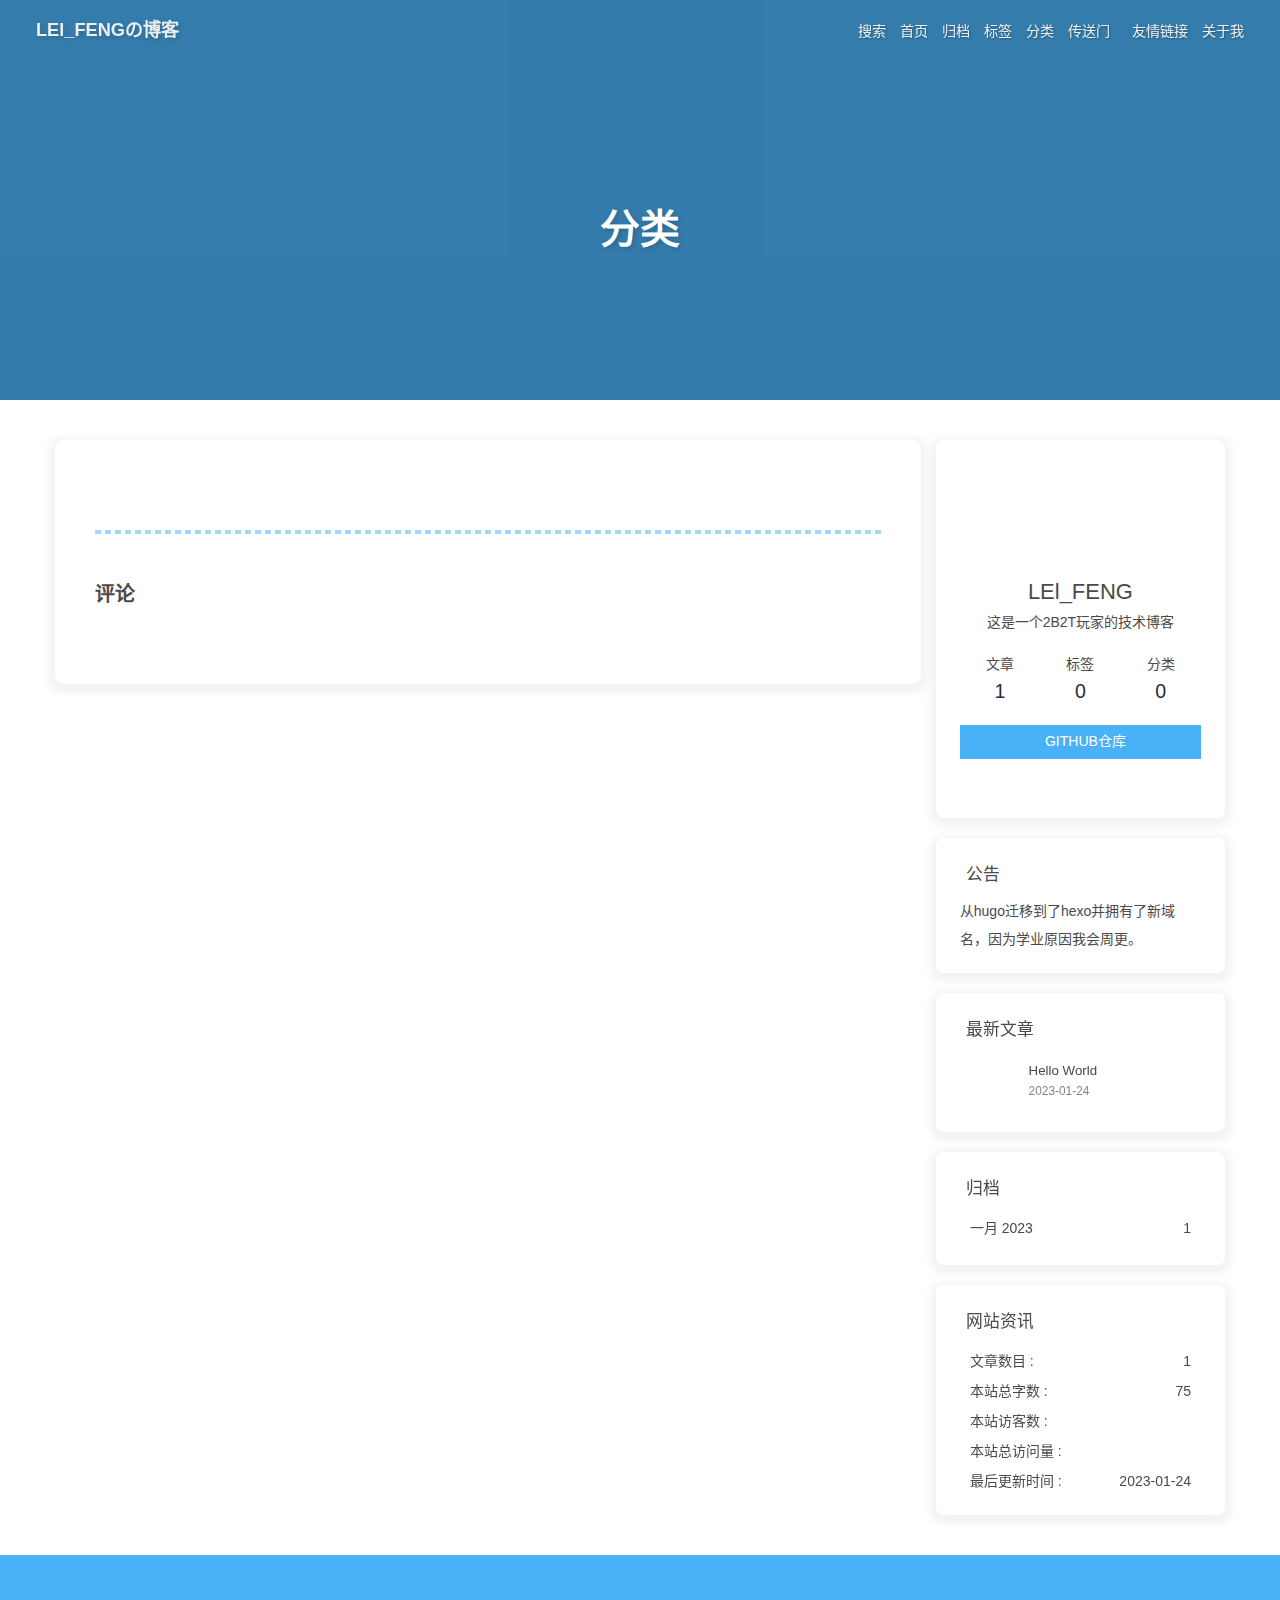
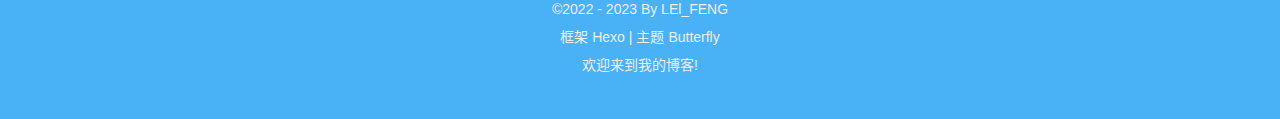
<file: categories/index.html>
<!DOCTYPE html><html lang="zh-CN" data-theme="light"><head><meta charset="UTF-8"><meta http-equiv="X-UA-Compatible" content="IE=edge"><meta name="viewport" content="width=device-width, initial-scale=1.0, maximum-scale=1.0"><title>分类 | LEl_FENGの博客</title><meta name="author" content="LEl_FENG"><meta name="copyright" content="LEl_FENG"><meta name="format-detection" content="telephone=no"><meta name="theme-color" content="#ffffff"><meta name="description" content="这是一个2B2T玩家的技术博客">
<meta property="og:type" content="website">
<meta property="og:title" content="分类">
<meta property="og:url" content="https://blog2.xpdbk.com/categories/index.html">
<meta property="og:site_name" content="LEl_FENGの博客">
<meta property="og:description" content="这是一个2B2T玩家的技术博客">
<meta property="og:locale" content="zh_CN">
<meta property="og:image" content="https://cdn.xpdbk.com/gh/1x000/zdzy/tp/f43.jpg">
<meta property="article:published_time" content="2023-01-23T07:20:50.000Z">
<meta property="article:modified_time" content="2023-01-24T07:53:34.620Z">
<meta property="article:author" content="LEl_FENG">
<meta property="article:tag" content="1.8.9,minecraft,2b2t,pvp,1.12.2,python,java,web">
<meta name="twitter:card" content="summary_large_image">
<meta name="twitter:image" content="https://cdn.xpdbk.com/gh/1x000/zdzy/tp/default.jpg">
<meta name="twitter:creator" content="@HuaweiH45278254">
<meta name="twitter:site" content="https://twitter.com/HuaweiH45278254"><link rel="shortcut icon" href="https://cdn.xpdbk.com/gh/1x000/zdzy/tp/favicon.png"><link rel="canonical" href="https://blog2.xpdbk.com/categories/index.html"><link rel="preconnect" href="//cdn.xpdbk.com"/><link rel="preconnect" href="//busuanzi.ibruce.info"/><link rel="stylesheet" href="/css/index.css"><link rel="stylesheet" href="https://cdn.xpdbk.com/npm/@fortawesome/fontawesome-free/css/all.min.css" media="print" onload="this.media='all'"><link rel="stylesheet" href="https://cdn.xpdbk.com/npm/node-snackbar/dist/snackbar.min.css" media="print" onload="this.media='all'"><link rel="stylesheet" href="https://cdn.xpdbk.com/npm/@fancyapps/ui/dist/fancybox.min.css" media="print" onload="this.media='all'"><script>const GLOBAL_CONFIG = { 
  root: '/',
  algolia: undefined,
  localSearch: {"path":"/search.json","preload":false,"languages":{"hits_empty":"找不到您查询的内容：${query}"}},
  translate: {"defaultEncoding":2,"translateDelay":100,"msgToTraditionalChinese":"繁","msgToSimplifiedChinese":"簡"},
  noticeOutdate: {"limitDay":90,"position":"top","messagePrev":"It has been","messageNext":"days since the last update, the content of the article may be outdated."},
  highlight: {"plugin":"highlighjs","highlightCopy":true,"highlightLang":true,"highlightHeightLimit":false},
  copy: {
    success: '复制成功',
    error: '复制错误',
    noSupport: '浏览器不支持'
  },
  relativeDate: {
    homepage: false,
    post: false
  },
  runtime: '',
  date_suffix: {
    just: '刚刚',
    min: '分钟前',
    hour: '小时前',
    day: '天前',
    month: '个月前'
  },
  copyright: {"limitCount":50,"languages":{"author":"作者: LEl_FENG","link":"链接: ","source":"来源: LEl_FENGの博客","info":"著作权归作者所有。商业转载请联系作者获得授权，非商业转载请注明出处。"}},
  lightbox: 'fancybox',
  Snackbar: {"chs_to_cht":"你已切换为繁体","cht_to_chs":"你已切换为简体","day_to_night":"你已切换为深色模式","night_to_day":"你已切换为浅色模式","bgLight":"#49b1f5","bgDark":"#1f1f1f","position":"top-right"},
  source: {
    justifiedGallery: {
      js: 'https://cdn.xpdbk.com/npm/flickr-justified-gallery/dist/fjGallery.min.js',
      css: 'https://cdn.xpdbk.com/npm/flickr-justified-gallery/dist/fjGallery.min.css'
    }
  },
  isPhotoFigcaption: true,
  islazyload: true,
  isAnchor: false,
  percent: {
    toc: true,
    rightside: true,
  }
}</script><script id="config-diff">var GLOBAL_CONFIG_SITE = {
  title: '分类',
  isPost: false,
  isHome: false,
  isHighlightShrink: true,
  isToc: false,
  postUpdate: '2023-01-24 14:53:34'
}</script><noscript><style type="text/css">
  #nav {
    opacity: 1
  }
  .justified-gallery img {
    opacity: 1
  }

  #recent-posts time,
  #post-meta time {
    display: inline !important
  }
</style></noscript><script>(win=>{
    win.saveToLocal = {
      set: function setWithExpiry(key, value, ttl) {
        if (ttl === 0) return
        const now = new Date()
        const expiryDay = ttl * 86400000
        const item = {
          value: value,
          expiry: now.getTime() + expiryDay,
        }
        localStorage.setItem(key, JSON.stringify(item))
      },

      get: function getWithExpiry(key) {
        const itemStr = localStorage.getItem(key)

        if (!itemStr) {
          return undefined
        }
        const item = JSON.parse(itemStr)
        const now = new Date()

        if (now.getTime() > item.expiry) {
          localStorage.removeItem(key)
          return undefined
        }
        return item.value
      }
    }
  
    win.getScript = url => new Promise((resolve, reject) => {
      const script = document.createElement('script')
      script.src = url
      script.async = true
      script.onerror = reject
      script.onload = script.onreadystatechange = function() {
        const loadState = this.readyState
        if (loadState && loadState !== 'loaded' && loadState !== 'complete') return
        script.onload = script.onreadystatechange = null
        resolve()
      }
      document.head.appendChild(script)
    })
  
    win.getCSS = url => new Promise((resolve, reject) => {
      const link = document.createElement('link')
      link.rel = 'stylesheet'
      link.href = url
      link.onload = () => resolve()
      link.onerror = () => reject()
      document.head.appendChild(link)
    })
  
      win.activateDarkMode = function () {
        document.documentElement.setAttribute('data-theme', 'dark')
        if (document.querySelector('meta[name="theme-color"]') !== null) {
          document.querySelector('meta[name="theme-color"]').setAttribute('content', '#0d0d0d')
        }
      }
      win.activateLightMode = function () {
        document.documentElement.setAttribute('data-theme', 'light')
        if (document.querySelector('meta[name="theme-color"]') !== null) {
          document.querySelector('meta[name="theme-color"]').setAttribute('content', '#ffffff')
        }
      }
      const t = saveToLocal.get('theme')
    
          const now = new Date()
          const hour = now.getHours()
          const isNight = hour <= 6 || hour >= 18
          if (t === undefined) isNight ? activateDarkMode() : activateLightMode()
          else if (t === 'light') activateLightMode()
          else activateDarkMode()
        
      const asideStatus = saveToLocal.get('aside-status')
      if (asideStatus !== undefined) {
        if (asideStatus === 'hide') {
          document.documentElement.classList.add('hide-aside')
        } else {
          document.documentElement.classList.remove('hide-aside')
        }
      }
    
    const detectApple = () => {
      if(/iPad|iPhone|iPod|Macintosh/.test(navigator.userAgent)){
        document.documentElement.classList.add('apple')
      }
    }
    detectApple()
    })(window)</script><meta name="generator" content="Hexo 6.3.0"></head><body><div id="loading-box"><div class="loading-left-bg"></div><div class="loading-right-bg"></div><div class="spinner-box"><div class="configure-border-1"><div class="configure-core"></div></div><div class="configure-border-2"><div class="configure-core"></div></div><div class="loading-word">加载中...</div></div></div><script>const preloader = {
  endLoading: () => {
    document.body.style.overflow = 'auto';
    document.getElementById('loading-box').classList.add("loaded")
  },
  initLoading: () => {
    document.body.style.overflow = '';
    document.getElementById('loading-box').classList.remove("loaded")

  }
}
window.addEventListener('load',()=> { preloader.endLoading() })

if (false) {
  document.addEventListener('pjax:send', () => { preloader.initLoading() })
  document.addEventListener('pjax:complete', () => { preloader.endLoading() })
}</script><div id="sidebar"><div id="menu-mask"></div><div id="sidebar-menus"><div class="avatar-img is-center"><img src= "[data-uri]" data-lazy-src="https://cdn.xpdbk.com/gh/1x000/zdzy/tp/android-chrome-128x128.png" onerror="onerror=null;src='/img/friend_404.gif'" alt="avatar"/></div><div class="sidebar-site-data site-data is-center"><a href="/archives/"><div class="headline">文章</div><div class="length-num">1</div></a><a href="/tags/"><div class="headline">标签</div><div class="length-num">0</div></a><a href="/categories/"><div class="headline">分类</div><div class="length-num">0</div></a></div><hr/><div class="menus_items"><div class="menus_item"><a class="site-page" href="/"><i class="fa-fw fas fa-home"></i><span> 首页</span></a></div><div class="menus_item"><a class="site-page" href="/archives/"><i class="fa-fw fas fa-archive"></i><span> 归档</span></a></div><div class="menus_item"><a class="site-page" href="/tags/"><i class="fa-fw fas fa-tags"></i><span> 标签</span></a></div><div class="menus_item"><a class="site-page" href="/categories/"><i class="fa-fw fas fa-folder-open"></i><span> 分类</span></a></div><div class="menus_item"><a class="site-page group" href="javascript:void(0);"><i class="fa-fw fas fa-list"></i><span> 传送门</span><i class="fas fa-chevron-down"></i></a><ul class="menus_item_child"><li><a class="site-page child" target="_blank" rel="noopener" href="https://ub.xpdbk.com"><i class="fa-fw fas fa-music"></i><span> 站点监控</span></a></li><li><a class="site-page child" target="_blank" rel="noopener" href="https://xpdbk.com"><i class="fa-fw fas fa-video"></i><span> 个人主页</span></a></li></ul></div><div class="menus_item"><a class="site-page" href="/link/"><i class="fa-fw fas fa-link"></i><span> 友情链接</span></a></div><div class="menus_item"><a class="site-page" href="/about/"><i class="fa-fw fas fa-heart"></i><span> 关于我</span></a></div></div></div></div><div class="page" id="body-wrap"><header class="not-home-page" id="page-header" style="background-image: url('https://cdn.xpdbk.com/gh/1x000/zdzy/tp/about.jpg')"><nav id="nav"><span id="blog-info"><a href="/" title="LEl_FENGの博客"><span class="site-name">LEl_FENGの博客</span></a></span><div id="menus"><div id="search-button"><a class="site-page social-icon search" href="javascript:void(0);"><i class="fas fa-search fa-fw"></i><span> 搜索</span></a></div><div class="menus_items"><div class="menus_item"><a class="site-page" href="/"><i class="fa-fw fas fa-home"></i><span> 首页</span></a></div><div class="menus_item"><a class="site-page" href="/archives/"><i class="fa-fw fas fa-archive"></i><span> 归档</span></a></div><div class="menus_item"><a class="site-page" href="/tags/"><i class="fa-fw fas fa-tags"></i><span> 标签</span></a></div><div class="menus_item"><a class="site-page" href="/categories/"><i class="fa-fw fas fa-folder-open"></i><span> 分类</span></a></div><div class="menus_item"><a class="site-page group" href="javascript:void(0);"><i class="fa-fw fas fa-list"></i><span> 传送门</span><i class="fas fa-chevron-down"></i></a><ul class="menus_item_child"><li><a class="site-page child" target="_blank" rel="noopener" href="https://ub.xpdbk.com"><i class="fa-fw fas fa-music"></i><span> 站点监控</span></a></li><li><a class="site-page child" target="_blank" rel="noopener" href="https://xpdbk.com"><i class="fa-fw fas fa-video"></i><span> 个人主页</span></a></li></ul></div><div class="menus_item"><a class="site-page" href="/link/"><i class="fa-fw fas fa-link"></i><span> 友情链接</span></a></div><div class="menus_item"><a class="site-page" href="/about/"><i class="fa-fw fas fa-heart"></i><span> 关于我</span></a></div></div><div id="toggle-menu"><a class="site-page" href="javascript:void(0);"><i class="fas fa-bars fa-fw"></i></a></div></div></nav><div id="page-site-info"><h1 id="site-title">分类</h1></div></header><main class="layout" id="content-inner"><div id="page"><div class="category-lists"></div><hr/><div id="post-comment"><div class="comment-head"><div class="comment-headline"><i class="fas fa-comments fa-fw"></i><span> 评论</span></div></div><div class="comment-wrap"><div><div id="waline-wrap"></div></div></div></div></div><div class="aside-content" id="aside-content"><div class="card-widget card-info"><div class="is-center"><div class="avatar-img"><img src= "[data-uri]" data-lazy-src="https://cdn.xpdbk.com/gh/1x000/zdzy/tp/android-chrome-128x128.png" onerror="this.onerror=null;this.src='/img/friend_404.gif'" alt="avatar"/></div><div class="author-info__name">LEl_FENG</div><div class="author-info__description">这是一个2B2T玩家的技术博客</div></div><div class="card-info-data site-data is-center"><a href="/archives/"><div class="headline">文章</div><div class="length-num">1</div></a><a href="/tags/"><div class="headline">标签</div><div class="length-num">0</div></a><a href="/categories/"><div class="headline">分类</div><div class="length-num">0</div></a></div><a id="card-info-btn" target="_blank" rel="noopener" href="https://github.com/1x000"><i class="fab fa-github"></i><span>GITHUB仓库</span></a><div class="card-info-social-icons is-center"><a class="social-icon" href="https://github.com/1x000" target="_blank" title="Github"><i class="fab fa-github"></i></a><a class="social-icon" href="mailto:huaweilaomke402@gmail.com" target="_blank" title="Email"><i class="fas fa-envelope"></i></a><a class="social-icon" href="https://space.bilibili.com/698092884" target="_blank" title="Bilibili"><i class="fa-brands fa-bilibili"></i></a><a class="social-icon" href="https://t.me/LLLLLawa" target="_blank" title="Telegram"><i class="fa-brands fa-telegram"></i></a><a class="social-icon" href="https://twitter.com/HuaweiH45278254" target="_blank" title="Twitter"><i class="fa-brands fa-twitter"></i></a></div></div><div class="card-widget card-announcement"><div class="item-headline"><i class="fas fa-bullhorn fa-shake"></i><span>公告</span></div><div class="announcement_content">从hugo迁移到了hexo并拥有了新域名，因为学业原因我会周更。</div></div><div class="sticky_layout"><div class="card-widget card-recent-post"><div class="item-headline"><i class="fas fa-history"></i><span>最新文章</span></div><div class="aside-list"><div class="aside-list-item"><a class="thumbnail" href="/2023/01/24/hello-world/" title="Hello World"><img src= "[data-uri]" data-lazy-src="https://cdn.xpdbk.com/gh/1x000/zdzy/tp/f43.jpg" onerror="this.onerror=null;this.src='/img/404.jpg'" alt="Hello World"/></a><div class="content"><a class="title" href="/2023/01/24/hello-world/" title="Hello World">Hello World</a><time datetime="2023-01-24T07:53:34.670Z" title="发表于 2023-01-24 14:53:34">2023-01-24</time></div></div></div></div><div class="card-widget card-archives"><div class="item-headline"><i class="fas fa-archive"></i><span>归档</span></div><ul class="card-archive-list"><li class="card-archive-list-item"><a class="card-archive-list-link" href="/archives/2023/01/"><span class="card-archive-list-date">一月 2023</span><span class="card-archive-list-count">1</span></a></li></ul></div><div class="card-widget card-webinfo"><div class="item-headline"><i class="fas fa-chart-line"></i><span>网站资讯</span></div><div class="webinfo"><div class="webinfo-item"><div class="item-name">文章数目 :</div><div class="item-count">1</div></div><div class="webinfo-item"><div class="item-name">本站总字数 :</div><div class="item-count">75</div></div><div class="webinfo-item"><div class="item-name">本站访客数 :</div><div class="item-count" id="busuanzi_value_site_uv"><i class="fa-solid fa-spinner fa-spin"></i></div></div><div class="webinfo-item"><div class="item-name">本站总访问量 :</div><div class="item-count" id="busuanzi_value_site_pv"><i class="fa-solid fa-spinner fa-spin"></i></div></div><div class="webinfo-item"><div class="item-name">最后更新时间 :</div><div class="item-count" id="last-push-date" data-lastPushDate="2023-01-24T09:15:22.511Z"><i class="fa-solid fa-spinner fa-spin"></i></div></div></div></div></div></div></main><footer id="footer"><div id="footer-wrap"><div class="copyright">&copy;2022 - 2023 By LEl_FENG</div><div class="framework-info"><span>框架 </span><a target="_blank" rel="noopener" href="https://hexo.io">Hexo</a><span class="footer-separator">|</span><span>主题 </span><a target="_blank" rel="noopener" href="https://github.com/jerryc127/hexo-theme-butterfly">Butterfly</a></div><div class="footer_custom_text">欢迎来到我的<a target="_blank" rel="noopener" href="https://blog.xpdbk.com/">博客</a>!</div></div></footer></div><div id="rightside"><div id="rightside-config-hide"><button id="translateLink" type="button" title="简繁转换">繁</button><button id="darkmode" type="button" title="浅色和深色模式转换"><i class="fas fa-adjust"></i></button><button id="hide-aside-btn" type="button" title="单栏和双栏切换"><i class="fas fa-arrows-alt-h"></i></button></div><div id="rightside-config-show"><button id="rightside_config" type="button" title="设置"><i class="fas fa-cog fa-spin"></i></button><button id="chat_btn" type="button" title="聊天"><i class="fas fa-sms"></i></button><a id="to_comment" href="#post-comment" title="直达评论"><i class="fas fa-comments"></i></a><button id="go-up" type="button" title="回到顶部"><span class="scroll-percent"></span><i class="fas fa-arrow-up"></i></button></div></div><div id="local-search"><div class="search-dialog"><nav class="search-nav"><span class="search-dialog-title">搜索</span><span id="loading-status"></span><button class="search-close-button"><i class="fas fa-times"></i></button></nav><div class="is-center" id="loading-database"><i class="fas fa-spinner fa-pulse"></i><span>  数据库加载中</span></div><div class="search-wrap"><div id="local-search-input"><div class="local-search-box"><input class="local-search-box--input" placeholder="搜索文章" type="text"/></div></div><hr/><div id="local-search-results"></div></div></div><div id="search-mask"></div></div><div><script src="/js/utils.js"></script><script src="/js/main.js"></script><script src="/js/tw_cn.js"></script><script src="https://cdn.xpdbk.com/npm/@fancyapps/ui/dist/fancybox.umd.min.js"></script><script src="https://cdn.xpdbk.com/npm/instant.page/instantpage.min.js" type="module"></script><script src="https://cdn.xpdbk.com/npm/vanilla-lazyload/dist/lazyload.iife.min.js"></script><script src="https://cdn.xpdbk.com/npm/node-snackbar/dist/snackbar.min.js"></script><script>function panguFn () {
  if (typeof pangu === 'object') pangu.autoSpacingPage()
  else {
    getScript('https://cdn.xpdbk.com/npm/pangu/dist/browser/pangu.min.js')
      .then(() => {
        pangu.autoSpacingPage()
      })
  }
}

function panguInit () {
  if (false){
    GLOBAL_CONFIG_SITE.isPost && panguFn()
  } else {
    panguFn()
  }
}

document.addEventListener('DOMContentLoaded', panguInit)</script><script src="/js/search/local-search.js"></script><div class="js-pjax"><script>function loadWaline () {
  function initWaline () {
    const waline = Waline.init(Object.assign({
      el: '#waline-wrap',
      serverURL: 'https://pl2.xpdbk.com',
      pageview: false,
      dark: 'html[data-theme="dark"]',
      path: window.location.pathname,
      comment: false,
    }, null))
  }

  if (typeof Waline === 'object') initWaline()
  else {
    getCSS('https://cdn.xpdbk.com/npm/@waline/client/dist/waline.min.css').then(() => {
      getScript('https://cdn.xpdbk.com/npm/@waline/client/dist/waline.min.js').then(initWaline)
    })
  }
}

if ('Waline' === 'Waline' || !true) {
  if (true) btf.loadComment(document.getElementById('waline-wrap'),loadWaline)
  else setTimeout(loadWaline, 0)
} else {
  function loadOtherComment () {
    loadWaline()
  }
}</script></div><script defer="defer" id="fluttering_ribbon" mobile="false" src="https://cdn.xpdbk.com/npm/butterfly-extsrc/dist/canvas-fluttering-ribbon.min.js"></script><script id="canvas_nest" defer="defer" color="0,0,0" opacity="0.5" zIndex="-1" count="99" mobile="false" src="https://cdn.xpdbk.com/npm/butterfly-extsrc/dist/canvas-nest.min.js"></script><script src="https://cdn.xpdbk.com/npm/butterfly-extsrc/dist/activate-power-mode.min.js"></script><script>POWERMODE.colorful = true;
POWERMODE.shake = true;
POWERMODE.mobile = false;
document.body.addEventListener('input', POWERMODE);
</script><script id="click-show-text" src="https://cdn.xpdbk.com/npm/butterfly-extsrc/dist/click-show-text.min.js" data-mobile="false" data-text="1.8.9,minecraft,2b2t,pvp" data-fontsize="15px" data-random="true" async="async"></script><script>(function(d, w, c) {
    w.ChatraID = 'RcKDD23F9Eq8NEJQZ';
    var s = d.createElement('script');
    w[c] = w[c] || function() {
        (w[c].q = w[c].q || []).push(arguments);
    };
    s.async = true;
    s.src = 'https://call.chatra.io/chatra.js';
    if (d.head) d.head.appendChild(s);
})(document, window, 'Chatra');

if (true) {
  var chatBtnFn = () => {
    var chatBtn = document.getElementById("chat_btn")
    chatBtn.addEventListener("click", function(){
      Chatra('openChat')
    });
  }
  chatBtnFn()
} else {
  if (true) {
    function chatBtnHide () {
      Chatra('hide')
    }
    function chatBtnShow () {
      Chatra('show')
    }
  }
}</script><script async data-pjax src="//busuanzi.ibruce.info/busuanzi/2.3/busuanzi.pure.mini.js"></script></div></body></html>
</file>
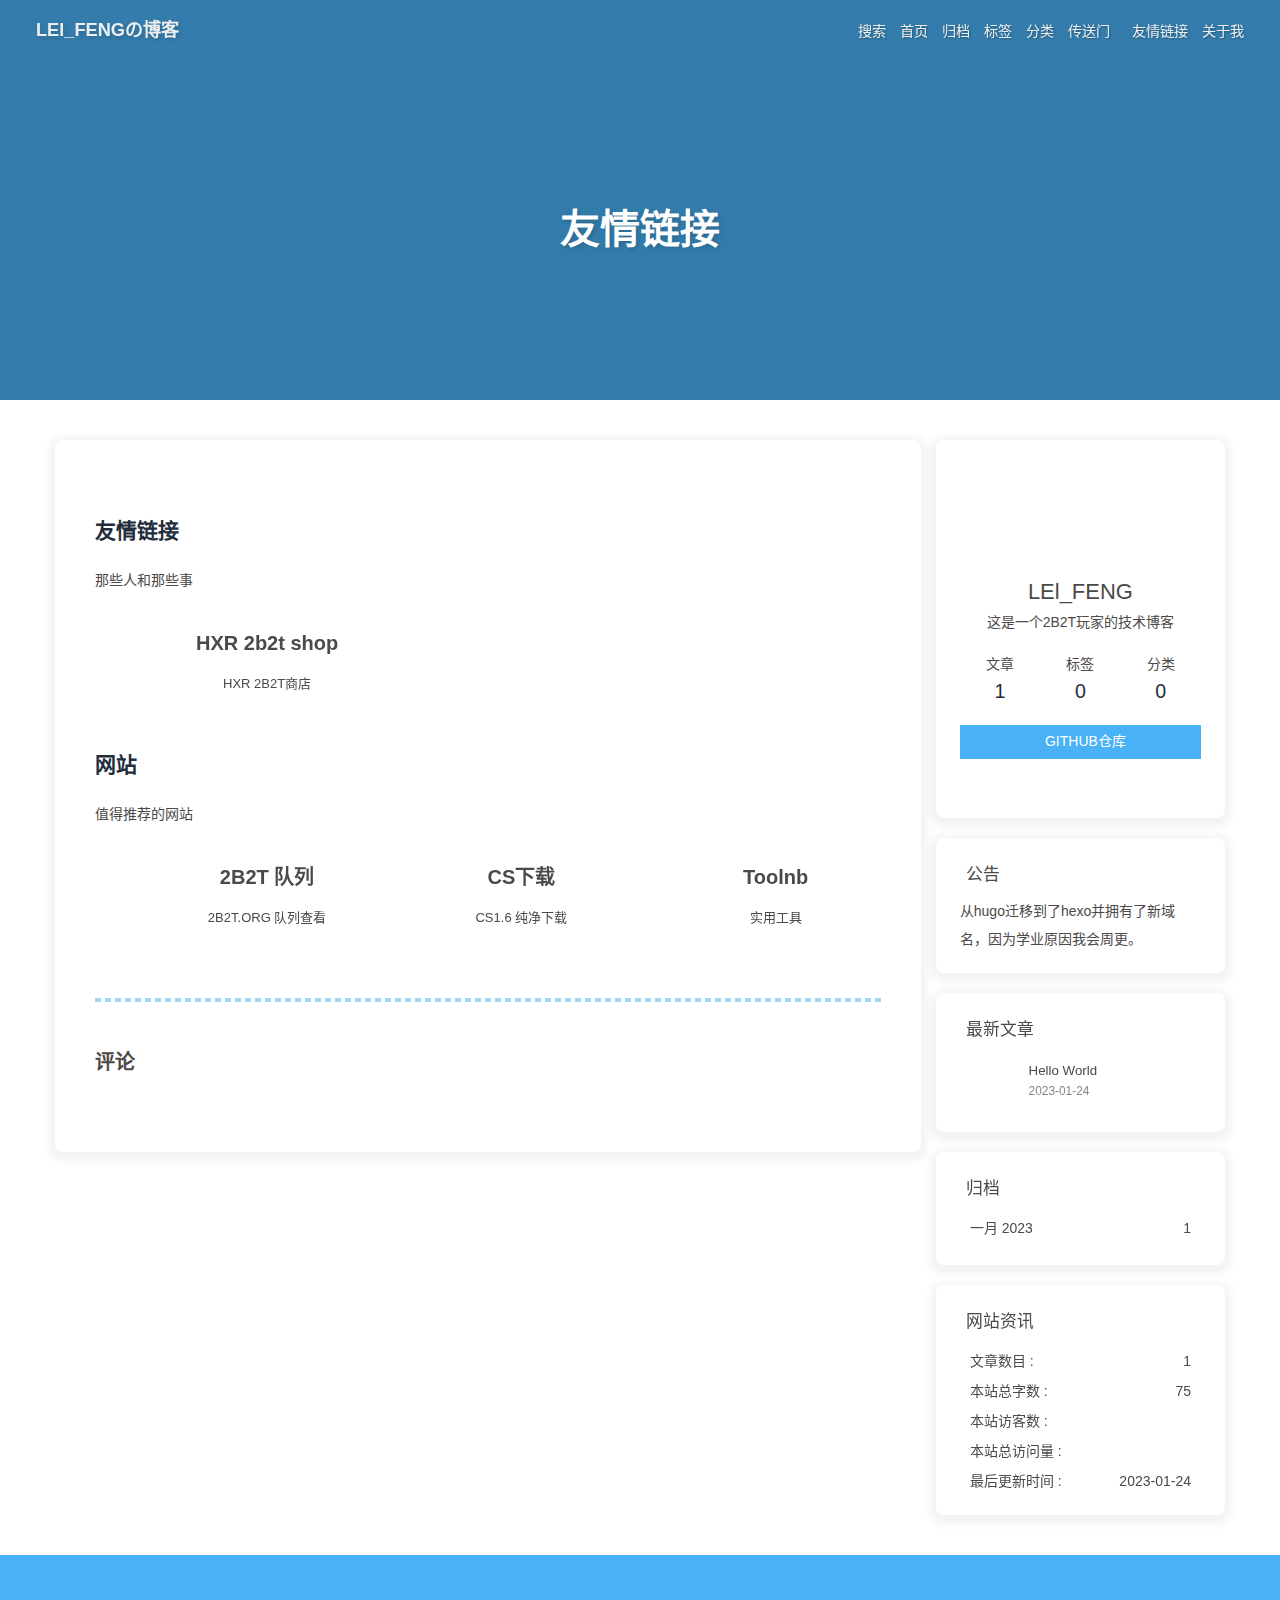
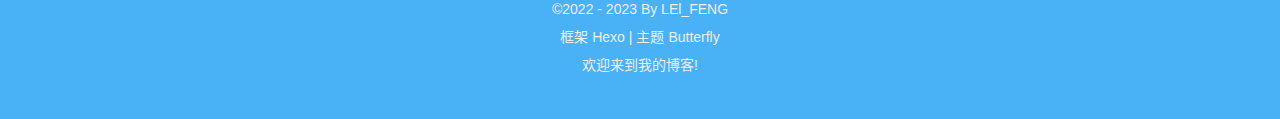
<file: link/index.html>
<!DOCTYPE html><html lang="zh-CN" data-theme="light"><head><meta charset="UTF-8"><meta http-equiv="X-UA-Compatible" content="IE=edge"><meta name="viewport" content="width=device-width, initial-scale=1.0, maximum-scale=1.0"><title>友情链接 | LEl_FENGの博客</title><meta name="author" content="LEl_FENG"><meta name="copyright" content="LEl_FENG"><meta name="format-detection" content="telephone=no"><meta name="theme-color" content="#ffffff"><meta name="description" content="这是一个2B2T玩家的技术博客">
<meta property="og:type" content="website">
<meta property="og:title" content="友情链接">
<meta property="og:url" content="https://blog2.xpdbk.com/link/index.html">
<meta property="og:site_name" content="LEl_FENGの博客">
<meta property="og:description" content="这是一个2B2T玩家的技术博客">
<meta property="og:locale" content="zh_CN">
<meta property="og:image" content="https://cdn.xpdbk.com/gh/1x000/zdzy/tp/f43.jpg">
<meta property="article:published_time" content="2023-01-23T07:22:42.000Z">
<meta property="article:modified_time" content="2023-01-24T07:53:34.670Z">
<meta property="article:author" content="LEl_FENG">
<meta property="article:tag" content="1.8.9,minecraft,2b2t,pvp,1.12.2,python,java,web">
<meta name="twitter:card" content="summary_large_image">
<meta name="twitter:image" content="https://cdn.xpdbk.com/gh/1x000/zdzy/tp/default.jpg">
<meta name="twitter:creator" content="@HuaweiH45278254">
<meta name="twitter:site" content="https://twitter.com/HuaweiH45278254"><link rel="shortcut icon" href="https://cdn.xpdbk.com/gh/1x000/zdzy/tp/favicon.png"><link rel="canonical" href="https://blog2.xpdbk.com/link/index.html"><link rel="preconnect" href="//cdn.xpdbk.com"/><link rel="preconnect" href="//busuanzi.ibruce.info"/><link rel="stylesheet" href="/css/index.css"><link rel="stylesheet" href="https://cdn.xpdbk.com/npm/@fortawesome/fontawesome-free/css/all.min.css" media="print" onload="this.media='all'"><link rel="stylesheet" href="https://cdn.xpdbk.com/npm/node-snackbar/dist/snackbar.min.css" media="print" onload="this.media='all'"><link rel="stylesheet" href="https://cdn.xpdbk.com/npm/@fancyapps/ui/dist/fancybox.min.css" media="print" onload="this.media='all'"><script>const GLOBAL_CONFIG = { 
  root: '/',
  algolia: undefined,
  localSearch: {"path":"/search.json","preload":false,"languages":{"hits_empty":"找不到您查询的内容：${query}"}},
  translate: {"defaultEncoding":2,"translateDelay":100,"msgToTraditionalChinese":"繁","msgToSimplifiedChinese":"簡"},
  noticeOutdate: {"limitDay":90,"position":"top","messagePrev":"It has been","messageNext":"days since the last update, the content of the article may be outdated."},
  highlight: {"plugin":"highlighjs","highlightCopy":true,"highlightLang":true,"highlightHeightLimit":false},
  copy: {
    success: '复制成功',
    error: '复制错误',
    noSupport: '浏览器不支持'
  },
  relativeDate: {
    homepage: false,
    post: false
  },
  runtime: '',
  date_suffix: {
    just: '刚刚',
    min: '分钟前',
    hour: '小时前',
    day: '天前',
    month: '个月前'
  },
  copyright: {"limitCount":50,"languages":{"author":"作者: LEl_FENG","link":"链接: ","source":"来源: LEl_FENGの博客","info":"著作权归作者所有。商业转载请联系作者获得授权，非商业转载请注明出处。"}},
  lightbox: 'fancybox',
  Snackbar: {"chs_to_cht":"你已切换为繁体","cht_to_chs":"你已切换为简体","day_to_night":"你已切换为深色模式","night_to_day":"你已切换为浅色模式","bgLight":"#49b1f5","bgDark":"#1f1f1f","position":"top-right"},
  source: {
    justifiedGallery: {
      js: 'https://cdn.xpdbk.com/npm/flickr-justified-gallery/dist/fjGallery.min.js',
      css: 'https://cdn.xpdbk.com/npm/flickr-justified-gallery/dist/fjGallery.min.css'
    }
  },
  isPhotoFigcaption: true,
  islazyload: true,
  isAnchor: false,
  percent: {
    toc: true,
    rightside: true,
  }
}</script><script id="config-diff">var GLOBAL_CONFIG_SITE = {
  title: '友情链接',
  isPost: false,
  isHome: false,
  isHighlightShrink: true,
  isToc: false,
  postUpdate: '2023-01-24 14:53:34'
}</script><noscript><style type="text/css">
  #nav {
    opacity: 1
  }
  .justified-gallery img {
    opacity: 1
  }

  #recent-posts time,
  #post-meta time {
    display: inline !important
  }
</style></noscript><script>(win=>{
    win.saveToLocal = {
      set: function setWithExpiry(key, value, ttl) {
        if (ttl === 0) return
        const now = new Date()
        const expiryDay = ttl * 86400000
        const item = {
          value: value,
          expiry: now.getTime() + expiryDay,
        }
        localStorage.setItem(key, JSON.stringify(item))
      },

      get: function getWithExpiry(key) {
        const itemStr = localStorage.getItem(key)

        if (!itemStr) {
          return undefined
        }
        const item = JSON.parse(itemStr)
        const now = new Date()

        if (now.getTime() > item.expiry) {
          localStorage.removeItem(key)
          return undefined
        }
        return item.value
      }
    }
  
    win.getScript = url => new Promise((resolve, reject) => {
      const script = document.createElement('script')
      script.src = url
      script.async = true
      script.onerror = reject
      script.onload = script.onreadystatechange = function() {
        const loadState = this.readyState
        if (loadState && loadState !== 'loaded' && loadState !== 'complete') return
        script.onload = script.onreadystatechange = null
        resolve()
      }
      document.head.appendChild(script)
    })
  
    win.getCSS = url => new Promise((resolve, reject) => {
      const link = document.createElement('link')
      link.rel = 'stylesheet'
      link.href = url
      link.onload = () => resolve()
      link.onerror = () => reject()
      document.head.appendChild(link)
    })
  
      win.activateDarkMode = function () {
        document.documentElement.setAttribute('data-theme', 'dark')
        if (document.querySelector('meta[name="theme-color"]') !== null) {
          document.querySelector('meta[name="theme-color"]').setAttribute('content', '#0d0d0d')
        }
      }
      win.activateLightMode = function () {
        document.documentElement.setAttribute('data-theme', 'light')
        if (document.querySelector('meta[name="theme-color"]') !== null) {
          document.querySelector('meta[name="theme-color"]').setAttribute('content', '#ffffff')
        }
      }
      const t = saveToLocal.get('theme')
    
          const now = new Date()
          const hour = now.getHours()
          const isNight = hour <= 6 || hour >= 18
          if (t === undefined) isNight ? activateDarkMode() : activateLightMode()
          else if (t === 'light') activateLightMode()
          else activateDarkMode()
        
      const asideStatus = saveToLocal.get('aside-status')
      if (asideStatus !== undefined) {
        if (asideStatus === 'hide') {
          document.documentElement.classList.add('hide-aside')
        } else {
          document.documentElement.classList.remove('hide-aside')
        }
      }
    
    const detectApple = () => {
      if(/iPad|iPhone|iPod|Macintosh/.test(navigator.userAgent)){
        document.documentElement.classList.add('apple')
      }
    }
    detectApple()
    })(window)</script><meta name="generator" content="Hexo 6.3.0"></head><body><div id="loading-box"><div class="loading-left-bg"></div><div class="loading-right-bg"></div><div class="spinner-box"><div class="configure-border-1"><div class="configure-core"></div></div><div class="configure-border-2"><div class="configure-core"></div></div><div class="loading-word">加载中...</div></div></div><script>const preloader = {
  endLoading: () => {
    document.body.style.overflow = 'auto';
    document.getElementById('loading-box').classList.add("loaded")
  },
  initLoading: () => {
    document.body.style.overflow = '';
    document.getElementById('loading-box').classList.remove("loaded")

  }
}
window.addEventListener('load',()=> { preloader.endLoading() })

if (false) {
  document.addEventListener('pjax:send', () => { preloader.initLoading() })
  document.addEventListener('pjax:complete', () => { preloader.endLoading() })
}</script><div id="sidebar"><div id="menu-mask"></div><div id="sidebar-menus"><div class="avatar-img is-center"><img src= "[data-uri]" data-lazy-src="https://cdn.xpdbk.com/gh/1x000/zdzy/tp/android-chrome-128x128.png" onerror="onerror=null;src='/img/friend_404.gif'" alt="avatar"/></div><div class="sidebar-site-data site-data is-center"><a href="/archives/"><div class="headline">文章</div><div class="length-num">1</div></a><a href="/tags/"><div class="headline">标签</div><div class="length-num">0</div></a><a href="/categories/"><div class="headline">分类</div><div class="length-num">0</div></a></div><hr/><div class="menus_items"><div class="menus_item"><a class="site-page" href="/"><i class="fa-fw fas fa-home"></i><span> 首页</span></a></div><div class="menus_item"><a class="site-page" href="/archives/"><i class="fa-fw fas fa-archive"></i><span> 归档</span></a></div><div class="menus_item"><a class="site-page" href="/tags/"><i class="fa-fw fas fa-tags"></i><span> 标签</span></a></div><div class="menus_item"><a class="site-page" href="/categories/"><i class="fa-fw fas fa-folder-open"></i><span> 分类</span></a></div><div class="menus_item"><a class="site-page group" href="javascript:void(0);"><i class="fa-fw fas fa-list"></i><span> 传送门</span><i class="fas fa-chevron-down"></i></a><ul class="menus_item_child"><li><a class="site-page child" target="_blank" rel="noopener" href="https://ub.xpdbk.com"><i class="fa-fw fas fa-music"></i><span> 站点监控</span></a></li><li><a class="site-page child" target="_blank" rel="noopener" href="https://xpdbk.com"><i class="fa-fw fas fa-video"></i><span> 个人主页</span></a></li></ul></div><div class="menus_item"><a class="site-page" href="/link/"><i class="fa-fw fas fa-link"></i><span> 友情链接</span></a></div><div class="menus_item"><a class="site-page" href="/about/"><i class="fa-fw fas fa-heart"></i><span> 关于我</span></a></div></div></div></div><div class="page" id="body-wrap"><header class="not-home-page" id="page-header" style="background-image: url('https://cdn.xpdbk.com/gh/1x000/zdzy/tp/about.jpg')"><nav id="nav"><span id="blog-info"><a href="/" title="LEl_FENGの博客"><span class="site-name">LEl_FENGの博客</span></a></span><div id="menus"><div id="search-button"><a class="site-page social-icon search" href="javascript:void(0);"><i class="fas fa-search fa-fw"></i><span> 搜索</span></a></div><div class="menus_items"><div class="menus_item"><a class="site-page" href="/"><i class="fa-fw fas fa-home"></i><span> 首页</span></a></div><div class="menus_item"><a class="site-page" href="/archives/"><i class="fa-fw fas fa-archive"></i><span> 归档</span></a></div><div class="menus_item"><a class="site-page" href="/tags/"><i class="fa-fw fas fa-tags"></i><span> 标签</span></a></div><div class="menus_item"><a class="site-page" href="/categories/"><i class="fa-fw fas fa-folder-open"></i><span> 分类</span></a></div><div class="menus_item"><a class="site-page group" href="javascript:void(0);"><i class="fa-fw fas fa-list"></i><span> 传送门</span><i class="fas fa-chevron-down"></i></a><ul class="menus_item_child"><li><a class="site-page child" target="_blank" rel="noopener" href="https://ub.xpdbk.com"><i class="fa-fw fas fa-music"></i><span> 站点监控</span></a></li><li><a class="site-page child" target="_blank" rel="noopener" href="https://xpdbk.com"><i class="fa-fw fas fa-video"></i><span> 个人主页</span></a></li></ul></div><div class="menus_item"><a class="site-page" href="/link/"><i class="fa-fw fas fa-link"></i><span> 友情链接</span></a></div><div class="menus_item"><a class="site-page" href="/about/"><i class="fa-fw fas fa-heart"></i><span> 关于我</span></a></div></div><div id="toggle-menu"><a class="site-page" href="javascript:void(0);"><i class="fas fa-bars fa-fw"></i></a></div></div></nav><div id="page-site-info"><h1 id="site-title">友情链接</h1></div></header><main class="layout" id="content-inner"><div id="page"><div id="article-container"><div class="flink"><h2 id="友情链接"><a href="#友情链接" class="headerlink" title="友情链接"></a>友情链接</h2><div class="flink-desc">那些人和那些事</div> <div class="flink-list">
  <div class="flink-list-item">
    <a href="https://hxr-shop.github.io/" title="HXR 2b2t shop" target="_blank">
      <div class="flink-item-icon">
        <img class="no-lightbox" src= "[data-uri]" data-lazy-src="https://blog2.xpdbk.com/links/hxr-shop.ico" onerror='this.onerror=null;this.src="/img/friend_404.gif"' alt="HXR 2b2t shop" />
      </div>
      <div class="flink-item-name">HXR 2b2t shop</div> 
      <div class="flink-item-desc" title="HXR 2B2T商店">HXR 2B2T商店</div>
    </a>
  </div></div><h2 id="网站"><a href="#网站" class="headerlink" title="网站"></a>网站</h2><div class="flink-desc">值得推荐的网站</div> <div class="flink-list">
  <div class="flink-list-item">
    <a href="https://2b2t.io/" title="2B2T 队列" target="_blank">
      <div class="flink-item-icon">
        <img class="no-lightbox" src= "[data-uri]" data-lazy-src="https://blog2.xpdbk.com/links/org-logo.png" onerror='this.onerror=null;this.src="/img/friend_404.gif"' alt="2B2T 队列" />
      </div>
      <div class="flink-item-name">2B2T 队列</div> 
      <div class="flink-item-desc" title="2B2T.ORG 队列查看">2B2T.ORG 队列查看</div>
    </a>
  </div>
  <div class="flink-list-item">
    <a href="https://counterstrike16pro.com/" title="CS下载" target="_blank">
      <div class="flink-item-icon">
        <img class="no-lightbox" src= "[data-uri]" data-lazy-src="https://blog2.xpdbk.com/links/awa.ico" onerror='this.onerror=null;this.src="/img/friend_404.gif"' alt="CS下载" />
      </div>
      <div class="flink-item-name">CS下载</div> 
      <div class="flink-item-desc" title="CS1.6 纯净下载">CS1.6 纯净下载</div>
    </a>
  </div>
  <div class="flink-list-item">
    <a href="https://www.toolnb.com/" title="Toolnb" target="_blank">
      <div class="flink-item-icon">
        <img class="no-lightbox" src= "[data-uri]" data-lazy-src="https://blog2.xpdbk.com/links/toolnb.ico" onerror='this.onerror=null;this.src="/img/friend_404.gif"' alt="Toolnb" />
      </div>
      <div class="flink-item-name">Toolnb</div> 
      <div class="flink-item-desc" title="实用工具">实用工具</div>
    </a>
  </div></div></div></div><hr/><div id="post-comment"><div class="comment-head"><div class="comment-headline"><i class="fas fa-comments fa-fw"></i><span> 评论</span></div></div><div class="comment-wrap"><div><div id="waline-wrap"></div></div></div></div></div><div class="aside-content" id="aside-content"><div class="card-widget card-info"><div class="is-center"><div class="avatar-img"><img src= "[data-uri]" data-lazy-src="https://cdn.xpdbk.com/gh/1x000/zdzy/tp/android-chrome-128x128.png" onerror="this.onerror=null;this.src='/img/friend_404.gif'" alt="avatar"/></div><div class="author-info__name">LEl_FENG</div><div class="author-info__description">这是一个2B2T玩家的技术博客</div></div><div class="card-info-data site-data is-center"><a href="/archives/"><div class="headline">文章</div><div class="length-num">1</div></a><a href="/tags/"><div class="headline">标签</div><div class="length-num">0</div></a><a href="/categories/"><div class="headline">分类</div><div class="length-num">0</div></a></div><a id="card-info-btn" target="_blank" rel="noopener" href="https://github.com/1x000"><i class="fab fa-github"></i><span>GITHUB仓库</span></a><div class="card-info-social-icons is-center"><a class="social-icon" href="https://github.com/1x000" target="_blank" title="Github"><i class="fab fa-github"></i></a><a class="social-icon" href="mailto:huaweilaomke402@gmail.com" target="_blank" title="Email"><i class="fas fa-envelope"></i></a><a class="social-icon" href="https://space.bilibili.com/698092884" target="_blank" title="Bilibili"><i class="fa-brands fa-bilibili"></i></a><a class="social-icon" href="https://t.me/LLLLLawa" target="_blank" title="Telegram"><i class="fa-brands fa-telegram"></i></a><a class="social-icon" href="https://twitter.com/HuaweiH45278254" target="_blank" title="Twitter"><i class="fa-brands fa-twitter"></i></a></div></div><div class="card-widget card-announcement"><div class="item-headline"><i class="fas fa-bullhorn fa-shake"></i><span>公告</span></div><div class="announcement_content">从hugo迁移到了hexo并拥有了新域名，因为学业原因我会周更。</div></div><div class="sticky_layout"><div class="card-widget card-recent-post"><div class="item-headline"><i class="fas fa-history"></i><span>最新文章</span></div><div class="aside-list"><div class="aside-list-item"><a class="thumbnail" href="/2023/01/24/hello-world/" title="Hello World"><img src= "[data-uri]" data-lazy-src="https://cdn.xpdbk.com/gh/1x000/zdzy/tp/f43.jpg" onerror="this.onerror=null;this.src='/img/404.jpg'" alt="Hello World"/></a><div class="content"><a class="title" href="/2023/01/24/hello-world/" title="Hello World">Hello World</a><time datetime="2023-01-24T07:53:34.670Z" title="发表于 2023-01-24 14:53:34">2023-01-24</time></div></div></div></div><div class="card-widget card-archives"><div class="item-headline"><i class="fas fa-archive"></i><span>归档</span></div><ul class="card-archive-list"><li class="card-archive-list-item"><a class="card-archive-list-link" href="/archives/2023/01/"><span class="card-archive-list-date">一月 2023</span><span class="card-archive-list-count">1</span></a></li></ul></div><div class="card-widget card-webinfo"><div class="item-headline"><i class="fas fa-chart-line"></i><span>网站资讯</span></div><div class="webinfo"><div class="webinfo-item"><div class="item-name">文章数目 :</div><div class="item-count">1</div></div><div class="webinfo-item"><div class="item-name">本站总字数 :</div><div class="item-count">75</div></div><div class="webinfo-item"><div class="item-name">本站访客数 :</div><div class="item-count" id="busuanzi_value_site_uv"><i class="fa-solid fa-spinner fa-spin"></i></div></div><div class="webinfo-item"><div class="item-name">本站总访问量 :</div><div class="item-count" id="busuanzi_value_site_pv"><i class="fa-solid fa-spinner fa-spin"></i></div></div><div class="webinfo-item"><div class="item-name">最后更新时间 :</div><div class="item-count" id="last-push-date" data-lastPushDate="2023-01-24T09:15:22.511Z"><i class="fa-solid fa-spinner fa-spin"></i></div></div></div></div></div></div></main><footer id="footer"><div id="footer-wrap"><div class="copyright">&copy;2022 - 2023 By LEl_FENG</div><div class="framework-info"><span>框架 </span><a target="_blank" rel="noopener" href="https://hexo.io">Hexo</a><span class="footer-separator">|</span><span>主题 </span><a target="_blank" rel="noopener" href="https://github.com/jerryc127/hexo-theme-butterfly">Butterfly</a></div><div class="footer_custom_text">欢迎来到我的<a target="_blank" rel="noopener" href="https://blog.xpdbk.com/">博客</a>!</div></div></footer></div><div id="rightside"><div id="rightside-config-hide"><button id="translateLink" type="button" title="简繁转换">繁</button><button id="darkmode" type="button" title="浅色和深色模式转换"><i class="fas fa-adjust"></i></button><button id="hide-aside-btn" type="button" title="单栏和双栏切换"><i class="fas fa-arrows-alt-h"></i></button></div><div id="rightside-config-show"><button id="rightside_config" type="button" title="设置"><i class="fas fa-cog fa-spin"></i></button><button id="chat_btn" type="button" title="聊天"><i class="fas fa-sms"></i></button><a id="to_comment" href="#post-comment" title="直达评论"><i class="fas fa-comments"></i></a><button id="go-up" type="button" title="回到顶部"><span class="scroll-percent"></span><i class="fas fa-arrow-up"></i></button></div></div><div id="local-search"><div class="search-dialog"><nav class="search-nav"><span class="search-dialog-title">搜索</span><span id="loading-status"></span><button class="search-close-button"><i class="fas fa-times"></i></button></nav><div class="is-center" id="loading-database"><i class="fas fa-spinner fa-pulse"></i><span>  数据库加载中</span></div><div class="search-wrap"><div id="local-search-input"><div class="local-search-box"><input class="local-search-box--input" placeholder="搜索文章" type="text"/></div></div><hr/><div id="local-search-results"></div></div></div><div id="search-mask"></div></div><div><script src="/js/utils.js"></script><script src="/js/main.js"></script><script src="/js/tw_cn.js"></script><script src="https://cdn.xpdbk.com/npm/@fancyapps/ui/dist/fancybox.umd.min.js"></script><script src="https://cdn.xpdbk.com/npm/instant.page/instantpage.min.js" type="module"></script><script src="https://cdn.xpdbk.com/npm/vanilla-lazyload/dist/lazyload.iife.min.js"></script><script src="https://cdn.xpdbk.com/npm/node-snackbar/dist/snackbar.min.js"></script><script>function panguFn () {
  if (typeof pangu === 'object') pangu.autoSpacingPage()
  else {
    getScript('https://cdn.xpdbk.com/npm/pangu/dist/browser/pangu.min.js')
      .then(() => {
        pangu.autoSpacingPage()
      })
  }
}

function panguInit () {
  if (false){
    GLOBAL_CONFIG_SITE.isPost && panguFn()
  } else {
    panguFn()
  }
}

document.addEventListener('DOMContentLoaded', panguInit)</script><script src="/js/search/local-search.js"></script><div class="js-pjax"><script>function loadWaline () {
  function initWaline () {
    const waline = Waline.init(Object.assign({
      el: '#waline-wrap',
      serverURL: 'https://pl2.xpdbk.com',
      pageview: false,
      dark: 'html[data-theme="dark"]',
      path: window.location.pathname,
      comment: false,
    }, null))
  }

  if (typeof Waline === 'object') initWaline()
  else {
    getCSS('https://cdn.xpdbk.com/npm/@waline/client/dist/waline.min.css').then(() => {
      getScript('https://cdn.xpdbk.com/npm/@waline/client/dist/waline.min.js').then(initWaline)
    })
  }
}

if ('Waline' === 'Waline' || !true) {
  if (true) btf.loadComment(document.getElementById('waline-wrap'),loadWaline)
  else setTimeout(loadWaline, 0)
} else {
  function loadOtherComment () {
    loadWaline()
  }
}</script></div><script defer="defer" id="fluttering_ribbon" mobile="false" src="https://cdn.xpdbk.com/npm/butterfly-extsrc/dist/canvas-fluttering-ribbon.min.js"></script><script id="canvas_nest" defer="defer" color="0,0,0" opacity="0.5" zIndex="-1" count="99" mobile="false" src="https://cdn.xpdbk.com/npm/butterfly-extsrc/dist/canvas-nest.min.js"></script><script src="https://cdn.xpdbk.com/npm/butterfly-extsrc/dist/activate-power-mode.min.js"></script><script>POWERMODE.colorful = true;
POWERMODE.shake = true;
POWERMODE.mobile = false;
document.body.addEventListener('input', POWERMODE);
</script><script id="click-show-text" src="https://cdn.xpdbk.com/npm/butterfly-extsrc/dist/click-show-text.min.js" data-mobile="false" data-text="1.8.9,minecraft,2b2t,pvp" data-fontsize="15px" data-random="true" async="async"></script><script>(function(d, w, c) {
    w.ChatraID = 'RcKDD23F9Eq8NEJQZ';
    var s = d.createElement('script');
    w[c] = w[c] || function() {
        (w[c].q = w[c].q || []).push(arguments);
    };
    s.async = true;
    s.src = 'https://call.chatra.io/chatra.js';
    if (d.head) d.head.appendChild(s);
})(document, window, 'Chatra');

if (true) {
  var chatBtnFn = () => {
    var chatBtn = document.getElementById("chat_btn")
    chatBtn.addEventListener("click", function(){
      Chatra('openChat')
    });
  }
  chatBtnFn()
} else {
  if (true) {
    function chatBtnHide () {
      Chatra('hide')
    }
    function chatBtnShow () {
      Chatra('show')
    }
  }
}</script><script async data-pjax src="//busuanzi.ibruce.info/busuanzi/2.3/busuanzi.pure.mini.js"></script></div></body></html>
</file>
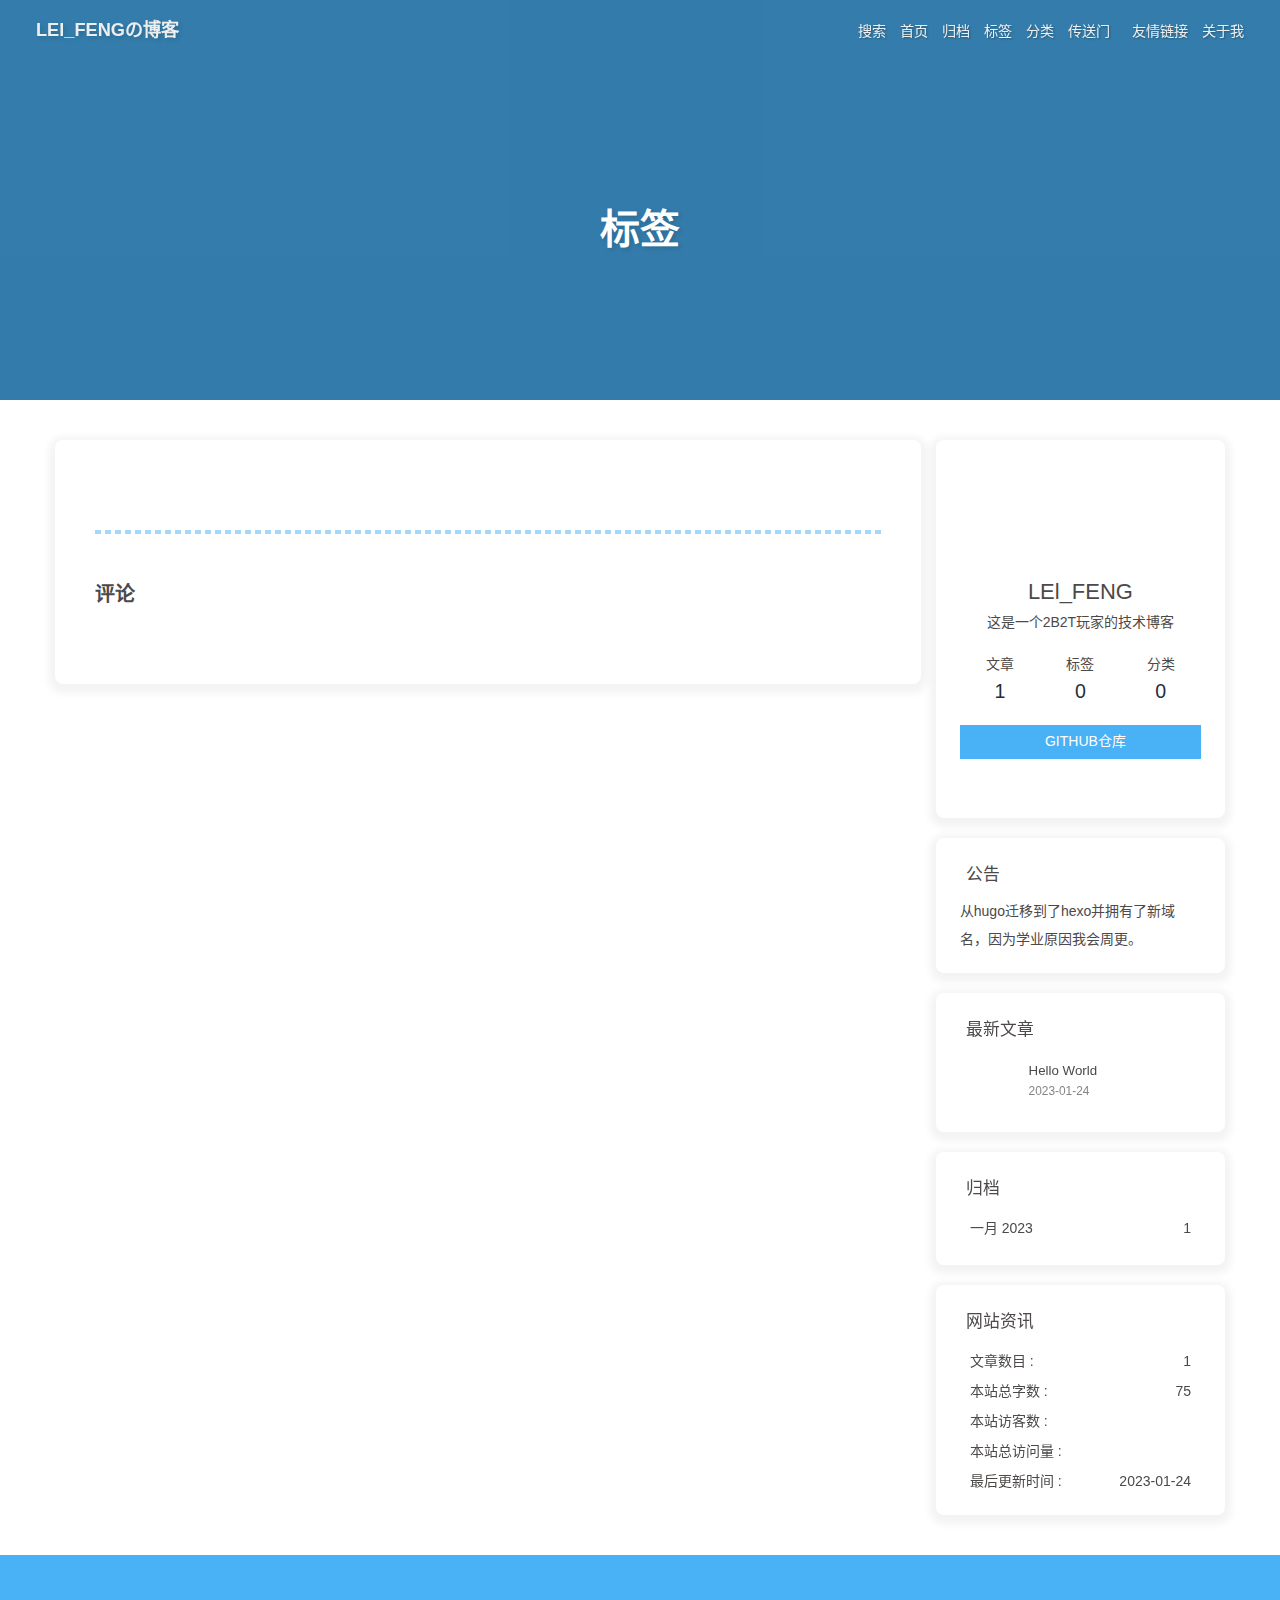
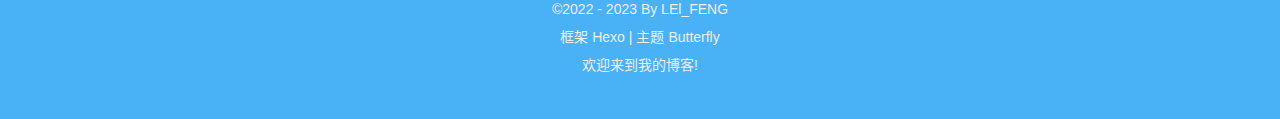
<file: tags/index.html>
<!DOCTYPE html><html lang="zh-CN" data-theme="light"><head><meta charset="UTF-8"><meta http-equiv="X-UA-Compatible" content="IE=edge"><meta name="viewport" content="width=device-width, initial-scale=1.0, maximum-scale=1.0"><title>标签 | LEl_FENGの博客</title><meta name="author" content="LEl_FENG"><meta name="copyright" content="LEl_FENG"><meta name="format-detection" content="telephone=no"><meta name="theme-color" content="#ffffff"><meta name="description" content="这是一个2B2T玩家的技术博客">
<meta property="og:type" content="website">
<meta property="og:title" content="标签">
<meta property="og:url" content="https://blog2.xpdbk.com/tags/index.html">
<meta property="og:site_name" content="LEl_FENGの博客">
<meta property="og:description" content="这是一个2B2T玩家的技术博客">
<meta property="og:locale" content="zh_CN">
<meta property="og:image" content="https://cdn.xpdbk.com/gh/1x000/zdzy/tp/f43.jpg">
<meta property="article:published_time" content="2023-01-23T07:16:18.000Z">
<meta property="article:modified_time" content="2023-01-24T07:53:34.670Z">
<meta property="article:author" content="LEl_FENG">
<meta property="article:tag" content="1.8.9,minecraft,2b2t,pvp,1.12.2,python,java,web">
<meta name="twitter:card" content="summary_large_image">
<meta name="twitter:image" content="https://cdn.xpdbk.com/gh/1x000/zdzy/tp/default.jpg">
<meta name="twitter:creator" content="@HuaweiH45278254">
<meta name="twitter:site" content="https://twitter.com/HuaweiH45278254"><link rel="shortcut icon" href="https://cdn.xpdbk.com/gh/1x000/zdzy/tp/favicon.png"><link rel="canonical" href="https://blog2.xpdbk.com/tags/index.html"><link rel="preconnect" href="//cdn.xpdbk.com"/><link rel="preconnect" href="//busuanzi.ibruce.info"/><link rel="stylesheet" href="/css/index.css"><link rel="stylesheet" href="https://cdn.xpdbk.com/npm/@fortawesome/fontawesome-free/css/all.min.css" media="print" onload="this.media='all'"><link rel="stylesheet" href="https://cdn.xpdbk.com/npm/node-snackbar/dist/snackbar.min.css" media="print" onload="this.media='all'"><link rel="stylesheet" href="https://cdn.xpdbk.com/npm/@fancyapps/ui/dist/fancybox.min.css" media="print" onload="this.media='all'"><script>const GLOBAL_CONFIG = { 
  root: '/',
  algolia: undefined,
  localSearch: {"path":"/search.json","preload":false,"languages":{"hits_empty":"找不到您查询的内容：${query}"}},
  translate: {"defaultEncoding":2,"translateDelay":100,"msgToTraditionalChinese":"繁","msgToSimplifiedChinese":"簡"},
  noticeOutdate: {"limitDay":90,"position":"top","messagePrev":"It has been","messageNext":"days since the last update, the content of the article may be outdated."},
  highlight: {"plugin":"highlighjs","highlightCopy":true,"highlightLang":true,"highlightHeightLimit":false},
  copy: {
    success: '复制成功',
    error: '复制错误',
    noSupport: '浏览器不支持'
  },
  relativeDate: {
    homepage: false,
    post: false
  },
  runtime: '',
  date_suffix: {
    just: '刚刚',
    min: '分钟前',
    hour: '小时前',
    day: '天前',
    month: '个月前'
  },
  copyright: {"limitCount":50,"languages":{"author":"作者: LEl_FENG","link":"链接: ","source":"来源: LEl_FENGの博客","info":"著作权归作者所有。商业转载请联系作者获得授权，非商业转载请注明出处。"}},
  lightbox: 'fancybox',
  Snackbar: {"chs_to_cht":"你已切换为繁体","cht_to_chs":"你已切换为简体","day_to_night":"你已切换为深色模式","night_to_day":"你已切换为浅色模式","bgLight":"#49b1f5","bgDark":"#1f1f1f","position":"top-right"},
  source: {
    justifiedGallery: {
      js: 'https://cdn.xpdbk.com/npm/flickr-justified-gallery/dist/fjGallery.min.js',
      css: 'https://cdn.xpdbk.com/npm/flickr-justified-gallery/dist/fjGallery.min.css'
    }
  },
  isPhotoFigcaption: true,
  islazyload: true,
  isAnchor: false,
  percent: {
    toc: true,
    rightside: true,
  }
}</script><script id="config-diff">var GLOBAL_CONFIG_SITE = {
  title: '标签',
  isPost: false,
  isHome: false,
  isHighlightShrink: true,
  isToc: false,
  postUpdate: '2023-01-24 14:53:34'
}</script><noscript><style type="text/css">
  #nav {
    opacity: 1
  }
  .justified-gallery img {
    opacity: 1
  }

  #recent-posts time,
  #post-meta time {
    display: inline !important
  }
</style></noscript><script>(win=>{
    win.saveToLocal = {
      set: function setWithExpiry(key, value, ttl) {
        if (ttl === 0) return
        const now = new Date()
        const expiryDay = ttl * 86400000
        const item = {
          value: value,
          expiry: now.getTime() + expiryDay,
        }
        localStorage.setItem(key, JSON.stringify(item))
      },

      get: function getWithExpiry(key) {
        const itemStr = localStorage.getItem(key)

        if (!itemStr) {
          return undefined
        }
        const item = JSON.parse(itemStr)
        const now = new Date()

        if (now.getTime() > item.expiry) {
          localStorage.removeItem(key)
          return undefined
        }
        return item.value
      }
    }
  
    win.getScript = url => new Promise((resolve, reject) => {
      const script = document.createElement('script')
      script.src = url
      script.async = true
      script.onerror = reject
      script.onload = script.onreadystatechange = function() {
        const loadState = this.readyState
        if (loadState && loadState !== 'loaded' && loadState !== 'complete') return
        script.onload = script.onreadystatechange = null
        resolve()
      }
      document.head.appendChild(script)
    })
  
    win.getCSS = url => new Promise((resolve, reject) => {
      const link = document.createElement('link')
      link.rel = 'stylesheet'
      link.href = url
      link.onload = () => resolve()
      link.onerror = () => reject()
      document.head.appendChild(link)
    })
  
      win.activateDarkMode = function () {
        document.documentElement.setAttribute('data-theme', 'dark')
        if (document.querySelector('meta[name="theme-color"]') !== null) {
          document.querySelector('meta[name="theme-color"]').setAttribute('content', '#0d0d0d')
        }
      }
      win.activateLightMode = function () {
        document.documentElement.setAttribute('data-theme', 'light')
        if (document.querySelector('meta[name="theme-color"]') !== null) {
          document.querySelector('meta[name="theme-color"]').setAttribute('content', '#ffffff')
        }
      }
      const t = saveToLocal.get('theme')
    
          const now = new Date()
          const hour = now.getHours()
          const isNight = hour <= 6 || hour >= 18
          if (t === undefined) isNight ? activateDarkMode() : activateLightMode()
          else if (t === 'light') activateLightMode()
          else activateDarkMode()
        
      const asideStatus = saveToLocal.get('aside-status')
      if (asideStatus !== undefined) {
        if (asideStatus === 'hide') {
          document.documentElement.classList.add('hide-aside')
        } else {
          document.documentElement.classList.remove('hide-aside')
        }
      }
    
    const detectApple = () => {
      if(/iPad|iPhone|iPod|Macintosh/.test(navigator.userAgent)){
        document.documentElement.classList.add('apple')
      }
    }
    detectApple()
    })(window)</script><meta name="generator" content="Hexo 6.3.0"></head><body><div id="loading-box"><div class="loading-left-bg"></div><div class="loading-right-bg"></div><div class="spinner-box"><div class="configure-border-1"><div class="configure-core"></div></div><div class="configure-border-2"><div class="configure-core"></div></div><div class="loading-word">加载中...</div></div></div><script>const preloader = {
  endLoading: () => {
    document.body.style.overflow = 'auto';
    document.getElementById('loading-box').classList.add("loaded")
  },
  initLoading: () => {
    document.body.style.overflow = '';
    document.getElementById('loading-box').classList.remove("loaded")

  }
}
window.addEventListener('load',()=> { preloader.endLoading() })

if (false) {
  document.addEventListener('pjax:send', () => { preloader.initLoading() })
  document.addEventListener('pjax:complete', () => { preloader.endLoading() })
}</script><div id="sidebar"><div id="menu-mask"></div><div id="sidebar-menus"><div class="avatar-img is-center"><img src= "[data-uri]" data-lazy-src="https://cdn.xpdbk.com/gh/1x000/zdzy/tp/android-chrome-128x128.png" onerror="onerror=null;src='/img/friend_404.gif'" alt="avatar"/></div><div class="sidebar-site-data site-data is-center"><a href="/archives/"><div class="headline">文章</div><div class="length-num">1</div></a><a href="/tags/"><div class="headline">标签</div><div class="length-num">0</div></a><a href="/categories/"><div class="headline">分类</div><div class="length-num">0</div></a></div><hr/><div class="menus_items"><div class="menus_item"><a class="site-page" href="/"><i class="fa-fw fas fa-home"></i><span> 首页</span></a></div><div class="menus_item"><a class="site-page" href="/archives/"><i class="fa-fw fas fa-archive"></i><span> 归档</span></a></div><div class="menus_item"><a class="site-page" href="/tags/"><i class="fa-fw fas fa-tags"></i><span> 标签</span></a></div><div class="menus_item"><a class="site-page" href="/categories/"><i class="fa-fw fas fa-folder-open"></i><span> 分类</span></a></div><div class="menus_item"><a class="site-page group" href="javascript:void(0);"><i class="fa-fw fas fa-list"></i><span> 传送门</span><i class="fas fa-chevron-down"></i></a><ul class="menus_item_child"><li><a class="site-page child" target="_blank" rel="noopener" href="https://ub.xpdbk.com"><i class="fa-fw fas fa-music"></i><span> 站点监控</span></a></li><li><a class="site-page child" target="_blank" rel="noopener" href="https://xpdbk.com"><i class="fa-fw fas fa-video"></i><span> 个人主页</span></a></li></ul></div><div class="menus_item"><a class="site-page" href="/link/"><i class="fa-fw fas fa-link"></i><span> 友情链接</span></a></div><div class="menus_item"><a class="site-page" href="/about/"><i class="fa-fw fas fa-heart"></i><span> 关于我</span></a></div></div></div></div><div class="page" id="body-wrap"><header class="not-home-page" id="page-header" style="background-image: url('https://cdn.xpdbk.com/gh/1x000/zdzy/tp/about.jpg')"><nav id="nav"><span id="blog-info"><a href="/" title="LEl_FENGの博客"><span class="site-name">LEl_FENGの博客</span></a></span><div id="menus"><div id="search-button"><a class="site-page social-icon search" href="javascript:void(0);"><i class="fas fa-search fa-fw"></i><span> 搜索</span></a></div><div class="menus_items"><div class="menus_item"><a class="site-page" href="/"><i class="fa-fw fas fa-home"></i><span> 首页</span></a></div><div class="menus_item"><a class="site-page" href="/archives/"><i class="fa-fw fas fa-archive"></i><span> 归档</span></a></div><div class="menus_item"><a class="site-page" href="/tags/"><i class="fa-fw fas fa-tags"></i><span> 标签</span></a></div><div class="menus_item"><a class="site-page" href="/categories/"><i class="fa-fw fas fa-folder-open"></i><span> 分类</span></a></div><div class="menus_item"><a class="site-page group" href="javascript:void(0);"><i class="fa-fw fas fa-list"></i><span> 传送门</span><i class="fas fa-chevron-down"></i></a><ul class="menus_item_child"><li><a class="site-page child" target="_blank" rel="noopener" href="https://ub.xpdbk.com"><i class="fa-fw fas fa-music"></i><span> 站点监控</span></a></li><li><a class="site-page child" target="_blank" rel="noopener" href="https://xpdbk.com"><i class="fa-fw fas fa-video"></i><span> 个人主页</span></a></li></ul></div><div class="menus_item"><a class="site-page" href="/link/"><i class="fa-fw fas fa-link"></i><span> 友情链接</span></a></div><div class="menus_item"><a class="site-page" href="/about/"><i class="fa-fw fas fa-heart"></i><span> 关于我</span></a></div></div><div id="toggle-menu"><a class="site-page" href="javascript:void(0);"><i class="fas fa-bars fa-fw"></i></a></div></div></nav><div id="page-site-info"><h1 id="site-title">标签</h1></div></header><main class="layout" id="content-inner"><div id="page"><div class="tag-cloud-list is-center"></div><hr/><div id="post-comment"><div class="comment-head"><div class="comment-headline"><i class="fas fa-comments fa-fw"></i><span> 评论</span></div></div><div class="comment-wrap"><div><div id="waline-wrap"></div></div></div></div></div><div class="aside-content" id="aside-content"><div class="card-widget card-info"><div class="is-center"><div class="avatar-img"><img src= "[data-uri]" data-lazy-src="https://cdn.xpdbk.com/gh/1x000/zdzy/tp/android-chrome-128x128.png" onerror="this.onerror=null;this.src='/img/friend_404.gif'" alt="avatar"/></div><div class="author-info__name">LEl_FENG</div><div class="author-info__description">这是一个2B2T玩家的技术博客</div></div><div class="card-info-data site-data is-center"><a href="/archives/"><div class="headline">文章</div><div class="length-num">1</div></a><a href="/tags/"><div class="headline">标签</div><div class="length-num">0</div></a><a href="/categories/"><div class="headline">分类</div><div class="length-num">0</div></a></div><a id="card-info-btn" target="_blank" rel="noopener" href="https://github.com/1x000"><i class="fab fa-github"></i><span>GITHUB仓库</span></a><div class="card-info-social-icons is-center"><a class="social-icon" href="https://github.com/1x000" target="_blank" title="Github"><i class="fab fa-github"></i></a><a class="social-icon" href="mailto:huaweilaomke402@gmail.com" target="_blank" title="Email"><i class="fas fa-envelope"></i></a><a class="social-icon" href="https://space.bilibili.com/698092884" target="_blank" title="Bilibili"><i class="fa-brands fa-bilibili"></i></a><a class="social-icon" href="https://t.me/LLLLLawa" target="_blank" title="Telegram"><i class="fa-brands fa-telegram"></i></a><a class="social-icon" href="https://twitter.com/HuaweiH45278254" target="_blank" title="Twitter"><i class="fa-brands fa-twitter"></i></a></div></div><div class="card-widget card-announcement"><div class="item-headline"><i class="fas fa-bullhorn fa-shake"></i><span>公告</span></div><div class="announcement_content">从hugo迁移到了hexo并拥有了新域名，因为学业原因我会周更。</div></div><div class="sticky_layout"><div class="card-widget card-recent-post"><div class="item-headline"><i class="fas fa-history"></i><span>最新文章</span></div><div class="aside-list"><div class="aside-list-item"><a class="thumbnail" href="/2023/01/24/hello-world/" title="Hello World"><img src= "[data-uri]" data-lazy-src="https://cdn.xpdbk.com/gh/1x000/zdzy/tp/f43.jpg" onerror="this.onerror=null;this.src='/img/404.jpg'" alt="Hello World"/></a><div class="content"><a class="title" href="/2023/01/24/hello-world/" title="Hello World">Hello World</a><time datetime="2023-01-24T07:53:34.670Z" title="发表于 2023-01-24 14:53:34">2023-01-24</time></div></div></div></div><div class="card-widget card-archives"><div class="item-headline"><i class="fas fa-archive"></i><span>归档</span></div><ul class="card-archive-list"><li class="card-archive-list-item"><a class="card-archive-list-link" href="/archives/2023/01/"><span class="card-archive-list-date">一月 2023</span><span class="card-archive-list-count">1</span></a></li></ul></div><div class="card-widget card-webinfo"><div class="item-headline"><i class="fas fa-chart-line"></i><span>网站资讯</span></div><div class="webinfo"><div class="webinfo-item"><div class="item-name">文章数目 :</div><div class="item-count">1</div></div><div class="webinfo-item"><div class="item-name">本站总字数 :</div><div class="item-count">75</div></div><div class="webinfo-item"><div class="item-name">本站访客数 :</div><div class="item-count" id="busuanzi_value_site_uv"><i class="fa-solid fa-spinner fa-spin"></i></div></div><div class="webinfo-item"><div class="item-name">本站总访问量 :</div><div class="item-count" id="busuanzi_value_site_pv"><i class="fa-solid fa-spinner fa-spin"></i></div></div><div class="webinfo-item"><div class="item-name">最后更新时间 :</div><div class="item-count" id="last-push-date" data-lastPushDate="2023-01-24T09:15:22.511Z"><i class="fa-solid fa-spinner fa-spin"></i></div></div></div></div></div></div></main><footer id="footer"><div id="footer-wrap"><div class="copyright">&copy;2022 - 2023 By LEl_FENG</div><div class="framework-info"><span>框架 </span><a target="_blank" rel="noopener" href="https://hexo.io">Hexo</a><span class="footer-separator">|</span><span>主题 </span><a target="_blank" rel="noopener" href="https://github.com/jerryc127/hexo-theme-butterfly">Butterfly</a></div><div class="footer_custom_text">欢迎来到我的<a target="_blank" rel="noopener" href="https://blog.xpdbk.com/">博客</a>!</div></div></footer></div><div id="rightside"><div id="rightside-config-hide"><button id="translateLink" type="button" title="简繁转换">繁</button><button id="darkmode" type="button" title="浅色和深色模式转换"><i class="fas fa-adjust"></i></button><button id="hide-aside-btn" type="button" title="单栏和双栏切换"><i class="fas fa-arrows-alt-h"></i></button></div><div id="rightside-config-show"><button id="rightside_config" type="button" title="设置"><i class="fas fa-cog fa-spin"></i></button><button id="chat_btn" type="button" title="聊天"><i class="fas fa-sms"></i></button><a id="to_comment" href="#post-comment" title="直达评论"><i class="fas fa-comments"></i></a><button id="go-up" type="button" title="回到顶部"><span class="scroll-percent"></span><i class="fas fa-arrow-up"></i></button></div></div><div id="local-search"><div class="search-dialog"><nav class="search-nav"><span class="search-dialog-title">搜索</span><span id="loading-status"></span><button class="search-close-button"><i class="fas fa-times"></i></button></nav><div class="is-center" id="loading-database"><i class="fas fa-spinner fa-pulse"></i><span>  数据库加载中</span></div><div class="search-wrap"><div id="local-search-input"><div class="local-search-box"><input class="local-search-box--input" placeholder="搜索文章" type="text"/></div></div><hr/><div id="local-search-results"></div></div></div><div id="search-mask"></div></div><div><script src="/js/utils.js"></script><script src="/js/main.js"></script><script src="/js/tw_cn.js"></script><script src="https://cdn.xpdbk.com/npm/@fancyapps/ui/dist/fancybox.umd.min.js"></script><script src="https://cdn.xpdbk.com/npm/instant.page/instantpage.min.js" type="module"></script><script src="https://cdn.xpdbk.com/npm/vanilla-lazyload/dist/lazyload.iife.min.js"></script><script src="https://cdn.xpdbk.com/npm/node-snackbar/dist/snackbar.min.js"></script><script>function panguFn () {
  if (typeof pangu === 'object') pangu.autoSpacingPage()
  else {
    getScript('https://cdn.xpdbk.com/npm/pangu/dist/browser/pangu.min.js')
      .then(() => {
        pangu.autoSpacingPage()
      })
  }
}

function panguInit () {
  if (false){
    GLOBAL_CONFIG_SITE.isPost && panguFn()
  } else {
    panguFn()
  }
}

document.addEventListener('DOMContentLoaded', panguInit)</script><script src="/js/search/local-search.js"></script><div class="js-pjax"><script>function loadWaline () {
  function initWaline () {
    const waline = Waline.init(Object.assign({
      el: '#waline-wrap',
      serverURL: 'https://pl2.xpdbk.com',
      pageview: false,
      dark: 'html[data-theme="dark"]',
      path: window.location.pathname,
      comment: false,
    }, null))
  }

  if (typeof Waline === 'object') initWaline()
  else {
    getCSS('https://cdn.xpdbk.com/npm/@waline/client/dist/waline.min.css').then(() => {
      getScript('https://cdn.xpdbk.com/npm/@waline/client/dist/waline.min.js').then(initWaline)
    })
  }
}

if ('Waline' === 'Waline' || !true) {
  if (true) btf.loadComment(document.getElementById('waline-wrap'),loadWaline)
  else setTimeout(loadWaline, 0)
} else {
  function loadOtherComment () {
    loadWaline()
  }
}</script></div><script defer="defer" id="fluttering_ribbon" mobile="false" src="https://cdn.xpdbk.com/npm/butterfly-extsrc/dist/canvas-fluttering-ribbon.min.js"></script><script id="canvas_nest" defer="defer" color="0,0,0" opacity="0.5" zIndex="-1" count="99" mobile="false" src="https://cdn.xpdbk.com/npm/butterfly-extsrc/dist/canvas-nest.min.js"></script><script src="https://cdn.xpdbk.com/npm/butterfly-extsrc/dist/activate-power-mode.min.js"></script><script>POWERMODE.colorful = true;
POWERMODE.shake = true;
POWERMODE.mobile = false;
document.body.addEventListener('input', POWERMODE);
</script><script id="click-show-text" src="https://cdn.xpdbk.com/npm/butterfly-extsrc/dist/click-show-text.min.js" data-mobile="false" data-text="1.8.9,minecraft,2b2t,pvp" data-fontsize="15px" data-random="true" async="async"></script><script>(function(d, w, c) {
    w.ChatraID = 'RcKDD23F9Eq8NEJQZ';
    var s = d.createElement('script');
    w[c] = w[c] || function() {
        (w[c].q = w[c].q || []).push(arguments);
    };
    s.async = true;
    s.src = 'https://call.chatra.io/chatra.js';
    if (d.head) d.head.appendChild(s);
})(document, window, 'Chatra');

if (true) {
  var chatBtnFn = () => {
    var chatBtn = document.getElementById("chat_btn")
    chatBtn.addEventListener("click", function(){
      Chatra('openChat')
    });
  }
  chatBtnFn()
} else {
  if (true) {
    function chatBtnHide () {
      Chatra('hide')
    }
    function chatBtnShow () {
      Chatra('show')
    }
  }
}</script><script async data-pjax src="//busuanzi.ibruce.info/busuanzi/2.3/busuanzi.pure.mini.js"></script></div></body></html>
</file>
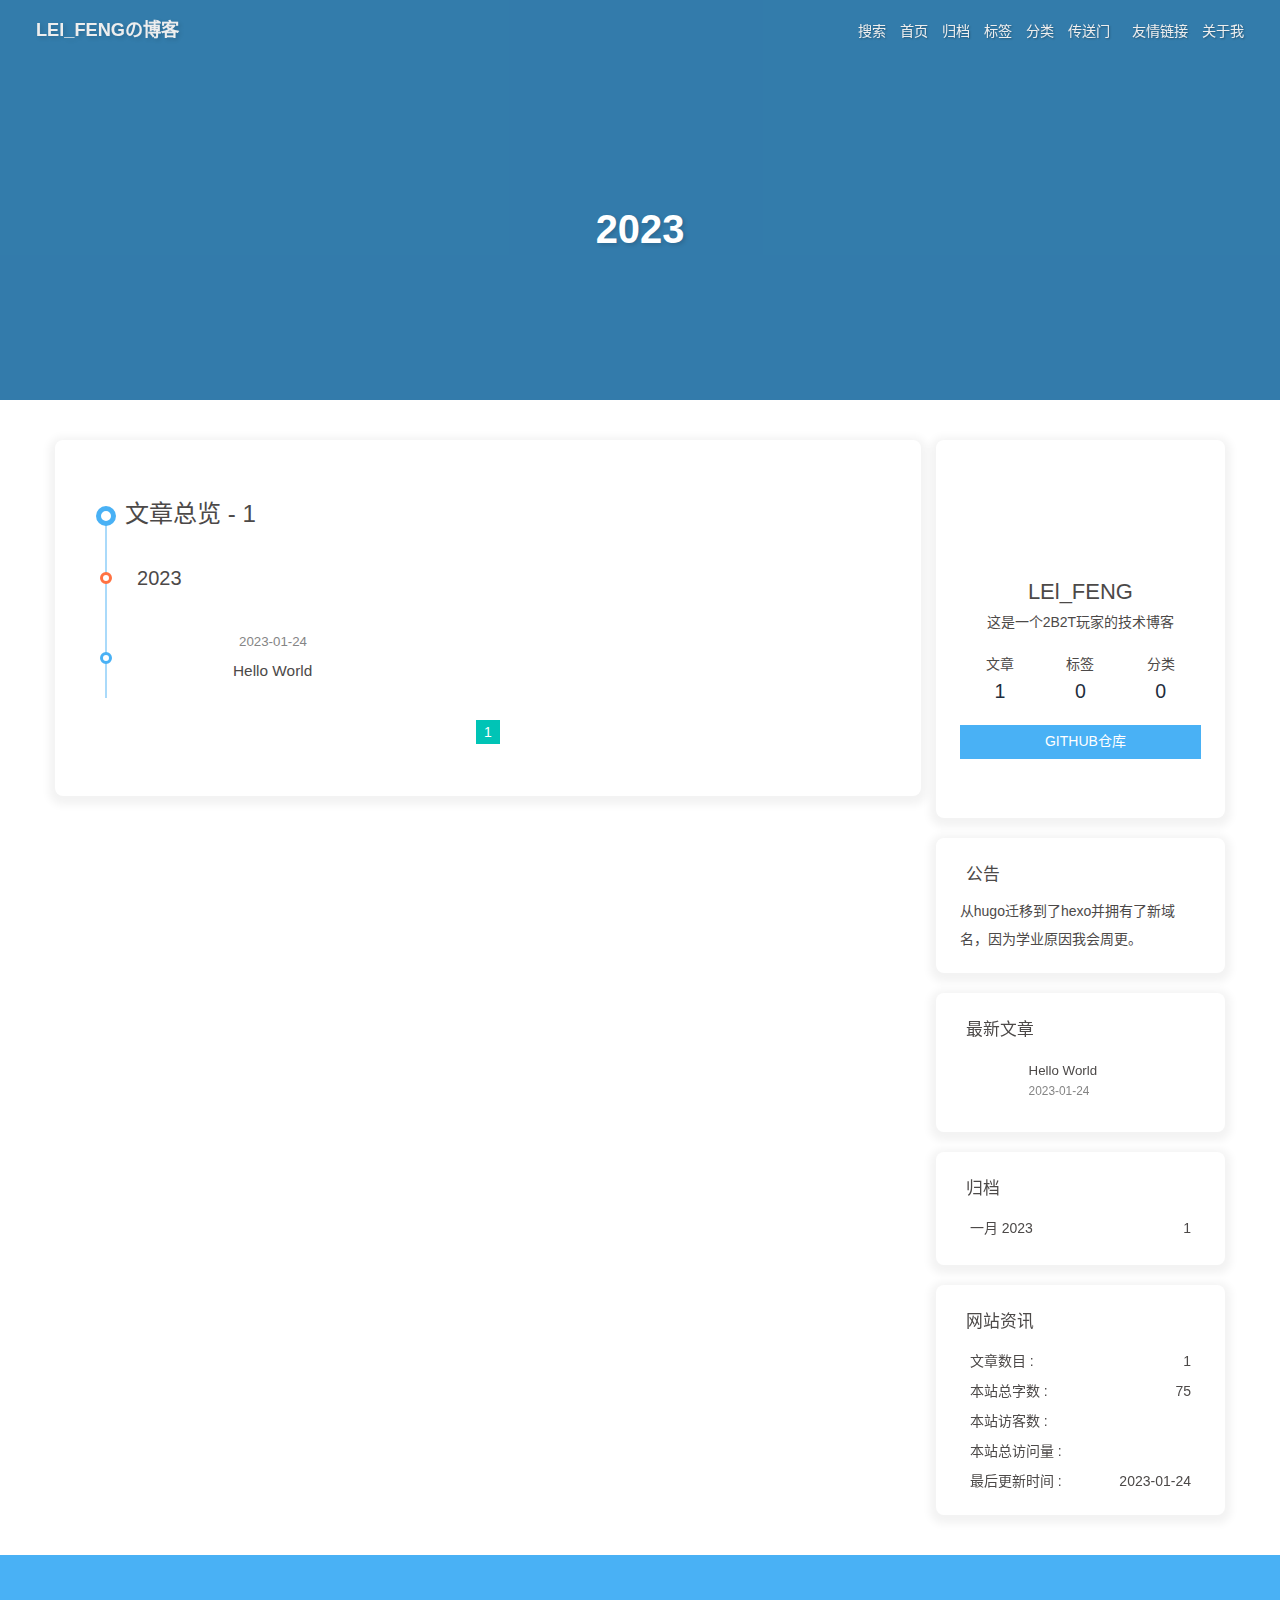
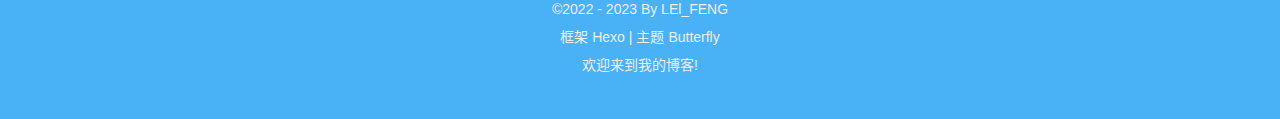
<file: archives/2023/index.html>
<!DOCTYPE html><html lang="zh-CN" data-theme="light"><head><meta charset="UTF-8"><meta http-equiv="X-UA-Compatible" content="IE=edge"><meta name="viewport" content="width=device-width, initial-scale=1.0, maximum-scale=1.0"><title>2023 | LEl_FENGの博客</title><meta name="author" content="LEl_FENG"><meta name="copyright" content="LEl_FENG"><meta name="format-detection" content="telephone=no"><meta name="theme-color" content="#ffffff"><meta name="description" content="这是一个2B2T玩家的技术博客">
<meta property="og:type" content="website">
<meta property="og:title" content="2023">
<meta property="og:url" content="https://blog2.xpdbk.com/archives/2023/index.html">
<meta property="og:site_name" content="LEl_FENGの博客">
<meta property="og:description" content="这是一个2B2T玩家的技术博客">
<meta property="og:locale" content="zh_CN">
<meta property="og:image" content="https://cdn.xpdbk.com/gh/1x000/zdzy/tp/android-chrome-128x128.png">
<meta property="article:author" content="LEl_FENG">
<meta property="article:tag" content="1.8.9,minecraft,2b2t,pvp,1.12.2,python,java,web">
<meta name="twitter:card" content="summary_large_image">
<meta name="twitter:image" content="https://cdn.xpdbk.com/gh/1x000/zdzy/tp/default.jpg">
<meta name="twitter:creator" content="@HuaweiH45278254">
<meta name="twitter:site" content="https://twitter.com/HuaweiH45278254"><link rel="shortcut icon" href="https://cdn.xpdbk.com/gh/1x000/zdzy/tp/favicon.png"><link rel="canonical" href="https://blog2.xpdbk.com/archives/2023/index.html"><link rel="preconnect" href="//cdn.xpdbk.com"/><link rel="preconnect" href="//busuanzi.ibruce.info"/><link rel="stylesheet" href="/css/index.css"><link rel="stylesheet" href="https://cdn.xpdbk.com/npm/@fortawesome/fontawesome-free/css/all.min.css" media="print" onload="this.media='all'"><link rel="stylesheet" href="https://cdn.xpdbk.com/npm/node-snackbar/dist/snackbar.min.css" media="print" onload="this.media='all'"><link rel="stylesheet" href="https://cdn.xpdbk.com/npm/@fancyapps/ui/dist/fancybox.min.css" media="print" onload="this.media='all'"><script>const GLOBAL_CONFIG = { 
  root: '/',
  algolia: undefined,
  localSearch: {"path":"/search.json","preload":false,"languages":{"hits_empty":"找不到您查询的内容：${query}"}},
  translate: {"defaultEncoding":2,"translateDelay":100,"msgToTraditionalChinese":"繁","msgToSimplifiedChinese":"簡"},
  noticeOutdate: {"limitDay":90,"position":"top","messagePrev":"It has been","messageNext":"days since the last update, the content of the article may be outdated."},
  highlight: {"plugin":"highlighjs","highlightCopy":true,"highlightLang":true,"highlightHeightLimit":false},
  copy: {
    success: '复制成功',
    error: '复制错误',
    noSupport: '浏览器不支持'
  },
  relativeDate: {
    homepage: false,
    post: false
  },
  runtime: '',
  date_suffix: {
    just: '刚刚',
    min: '分钟前',
    hour: '小时前',
    day: '天前',
    month: '个月前'
  },
  copyright: {"limitCount":50,"languages":{"author":"作者: LEl_FENG","link":"链接: ","source":"来源: LEl_FENGの博客","info":"著作权归作者所有。商业转载请联系作者获得授权，非商业转载请注明出处。"}},
  lightbox: 'fancybox',
  Snackbar: {"chs_to_cht":"你已切换为繁体","cht_to_chs":"你已切换为简体","day_to_night":"你已切换为深色模式","night_to_day":"你已切换为浅色模式","bgLight":"#49b1f5","bgDark":"#1f1f1f","position":"top-right"},
  source: {
    justifiedGallery: {
      js: 'https://cdn.xpdbk.com/npm/flickr-justified-gallery/dist/fjGallery.min.js',
      css: 'https://cdn.xpdbk.com/npm/flickr-justified-gallery/dist/fjGallery.min.css'
    }
  },
  isPhotoFigcaption: true,
  islazyload: true,
  isAnchor: false,
  percent: {
    toc: true,
    rightside: true,
  }
}</script><script id="config-diff">var GLOBAL_CONFIG_SITE = {
  title: '2023',
  isPost: false,
  isHome: false,
  isHighlightShrink: true,
  isToc: false,
  postUpdate: '2023-01-24 16:15:23'
}</script><noscript><style type="text/css">
  #nav {
    opacity: 1
  }
  .justified-gallery img {
    opacity: 1
  }

  #recent-posts time,
  #post-meta time {
    display: inline !important
  }
</style></noscript><script>(win=>{
    win.saveToLocal = {
      set: function setWithExpiry(key, value, ttl) {
        if (ttl === 0) return
        const now = new Date()
        const expiryDay = ttl * 86400000
        const item = {
          value: value,
          expiry: now.getTime() + expiryDay,
        }
        localStorage.setItem(key, JSON.stringify(item))
      },

      get: function getWithExpiry(key) {
        const itemStr = localStorage.getItem(key)

        if (!itemStr) {
          return undefined
        }
        const item = JSON.parse(itemStr)
        const now = new Date()

        if (now.getTime() > item.expiry) {
          localStorage.removeItem(key)
          return undefined
        }
        return item.value
      }
    }
  
    win.getScript = url => new Promise((resolve, reject) => {
      const script = document.createElement('script')
      script.src = url
      script.async = true
      script.onerror = reject
      script.onload = script.onreadystatechange = function() {
        const loadState = this.readyState
        if (loadState && loadState !== 'loaded' && loadState !== 'complete') return
        script.onload = script.onreadystatechange = null
        resolve()
      }
      document.head.appendChild(script)
    })
  
    win.getCSS = url => new Promise((resolve, reject) => {
      const link = document.createElement('link')
      link.rel = 'stylesheet'
      link.href = url
      link.onload = () => resolve()
      link.onerror = () => reject()
      document.head.appendChild(link)
    })
  
      win.activateDarkMode = function () {
        document.documentElement.setAttribute('data-theme', 'dark')
        if (document.querySelector('meta[name="theme-color"]') !== null) {
          document.querySelector('meta[name="theme-color"]').setAttribute('content', '#0d0d0d')
        }
      }
      win.activateLightMode = function () {
        document.documentElement.setAttribute('data-theme', 'light')
        if (document.querySelector('meta[name="theme-color"]') !== null) {
          document.querySelector('meta[name="theme-color"]').setAttribute('content', '#ffffff')
        }
      }
      const t = saveToLocal.get('theme')
    
          const now = new Date()
          const hour = now.getHours()
          const isNight = hour <= 6 || hour >= 18
          if (t === undefined) isNight ? activateDarkMode() : activateLightMode()
          else if (t === 'light') activateLightMode()
          else activateDarkMode()
        
      const asideStatus = saveToLocal.get('aside-status')
      if (asideStatus !== undefined) {
        if (asideStatus === 'hide') {
          document.documentElement.classList.add('hide-aside')
        } else {
          document.documentElement.classList.remove('hide-aside')
        }
      }
    
    const detectApple = () => {
      if(/iPad|iPhone|iPod|Macintosh/.test(navigator.userAgent)){
        document.documentElement.classList.add('apple')
      }
    }
    detectApple()
    })(window)</script><meta name="generator" content="Hexo 6.3.0"></head><body><div id="loading-box"><div class="loading-left-bg"></div><div class="loading-right-bg"></div><div class="spinner-box"><div class="configure-border-1"><div class="configure-core"></div></div><div class="configure-border-2"><div class="configure-core"></div></div><div class="loading-word">加载中...</div></div></div><script>const preloader = {
  endLoading: () => {
    document.body.style.overflow = 'auto';
    document.getElementById('loading-box').classList.add("loaded")
  },
  initLoading: () => {
    document.body.style.overflow = '';
    document.getElementById('loading-box').classList.remove("loaded")

  }
}
window.addEventListener('load',()=> { preloader.endLoading() })

if (false) {
  document.addEventListener('pjax:send', () => { preloader.initLoading() })
  document.addEventListener('pjax:complete', () => { preloader.endLoading() })
}</script><div id="sidebar"><div id="menu-mask"></div><div id="sidebar-menus"><div class="avatar-img is-center"><img src= "[data-uri]" data-lazy-src="https://cdn.xpdbk.com/gh/1x000/zdzy/tp/android-chrome-128x128.png" onerror="onerror=null;src='/img/friend_404.gif'" alt="avatar"/></div><div class="sidebar-site-data site-data is-center"><a href="/archives/"><div class="headline">文章</div><div class="length-num">1</div></a><a href="/tags/"><div class="headline">标签</div><div class="length-num">0</div></a><a href="/categories/"><div class="headline">分类</div><div class="length-num">0</div></a></div><hr/><div class="menus_items"><div class="menus_item"><a class="site-page" href="/"><i class="fa-fw fas fa-home"></i><span> 首页</span></a></div><div class="menus_item"><a class="site-page" href="/archives/"><i class="fa-fw fas fa-archive"></i><span> 归档</span></a></div><div class="menus_item"><a class="site-page" href="/tags/"><i class="fa-fw fas fa-tags"></i><span> 标签</span></a></div><div class="menus_item"><a class="site-page" href="/categories/"><i class="fa-fw fas fa-folder-open"></i><span> 分类</span></a></div><div class="menus_item"><a class="site-page group" href="javascript:void(0);"><i class="fa-fw fas fa-list"></i><span> 传送门</span><i class="fas fa-chevron-down"></i></a><ul class="menus_item_child"><li><a class="site-page child" target="_blank" rel="noopener" href="https://ub.xpdbk.com"><i class="fa-fw fas fa-music"></i><span> 站点监控</span></a></li><li><a class="site-page child" target="_blank" rel="noopener" href="https://xpdbk.com"><i class="fa-fw fas fa-video"></i><span> 个人主页</span></a></li></ul></div><div class="menus_item"><a class="site-page" href="/link/"><i class="fa-fw fas fa-link"></i><span> 友情链接</span></a></div><div class="menus_item"><a class="site-page" href="/about/"><i class="fa-fw fas fa-heart"></i><span> 关于我</span></a></div></div></div></div><div class="page" id="body-wrap"><header class="not-home-page" id="page-header" style="background-image: url('https://cdn.xpdbk.com/gh/1x000/zdzy/tp/246223.jpg')"><nav id="nav"><span id="blog-info"><a href="/" title="LEl_FENGの博客"><span class="site-name">LEl_FENGの博客</span></a></span><div id="menus"><div id="search-button"><a class="site-page social-icon search" href="javascript:void(0);"><i class="fas fa-search fa-fw"></i><span> 搜索</span></a></div><div class="menus_items"><div class="menus_item"><a class="site-page" href="/"><i class="fa-fw fas fa-home"></i><span> 首页</span></a></div><div class="menus_item"><a class="site-page" href="/archives/"><i class="fa-fw fas fa-archive"></i><span> 归档</span></a></div><div class="menus_item"><a class="site-page" href="/tags/"><i class="fa-fw fas fa-tags"></i><span> 标签</span></a></div><div class="menus_item"><a class="site-page" href="/categories/"><i class="fa-fw fas fa-folder-open"></i><span> 分类</span></a></div><div class="menus_item"><a class="site-page group" href="javascript:void(0);"><i class="fa-fw fas fa-list"></i><span> 传送门</span><i class="fas fa-chevron-down"></i></a><ul class="menus_item_child"><li><a class="site-page child" target="_blank" rel="noopener" href="https://ub.xpdbk.com"><i class="fa-fw fas fa-music"></i><span> 站点监控</span></a></li><li><a class="site-page child" target="_blank" rel="noopener" href="https://xpdbk.com"><i class="fa-fw fas fa-video"></i><span> 个人主页</span></a></li></ul></div><div class="menus_item"><a class="site-page" href="/link/"><i class="fa-fw fas fa-link"></i><span> 友情链接</span></a></div><div class="menus_item"><a class="site-page" href="/about/"><i class="fa-fw fas fa-heart"></i><span> 关于我</span></a></div></div><div id="toggle-menu"><a class="site-page" href="javascript:void(0);"><i class="fas fa-bars fa-fw"></i></a></div></div></nav><div id="page-site-info"><h1 id="site-title">2023</h1></div></header><main class="layout" id="content-inner"><div id="archive"><div class="article-sort-title">文章总览 - 1</div><div class="article-sort"><div class="article-sort-item year">2023</div><div class="article-sort-item"><a class="article-sort-item-img" href="/2023/01/24/hello-world/" title="Hello World"><img src= "[data-uri]" data-lazy-src="https://cdn.xpdbk.com/gh/1x000/zdzy/tp/f43.jpg" alt="Hello World" onerror="this.onerror=null;this.src='/img/404.jpg'"></a><div class="article-sort-item-info"><div class="article-sort-item-time"><i class="far fa-calendar-alt"></i><time class="post-meta-date-created" datetime="2023-01-24T07:53:34.670Z" title="发表于 2023-01-24 14:53:34">2023-01-24</time></div><a class="article-sort-item-title" href="/2023/01/24/hello-world/" title="Hello World">Hello World</a></div></div></div><nav id="pagination"><div class="pagination"><span class="page-number current">1</span></div></nav></div><div class="aside-content" id="aside-content"><div class="card-widget card-info"><div class="is-center"><div class="avatar-img"><img src= "[data-uri]" data-lazy-src="https://cdn.xpdbk.com/gh/1x000/zdzy/tp/android-chrome-128x128.png" onerror="this.onerror=null;this.src='/img/friend_404.gif'" alt="avatar"/></div><div class="author-info__name">LEl_FENG</div><div class="author-info__description">这是一个2B2T玩家的技术博客</div></div><div class="card-info-data site-data is-center"><a href="/archives/"><div class="headline">文章</div><div class="length-num">1</div></a><a href="/tags/"><div class="headline">标签</div><div class="length-num">0</div></a><a href="/categories/"><div class="headline">分类</div><div class="length-num">0</div></a></div><a id="card-info-btn" target="_blank" rel="noopener" href="https://github.com/1x000"><i class="fab fa-github"></i><span>GITHUB仓库</span></a><div class="card-info-social-icons is-center"><a class="social-icon" href="https://github.com/1x000" target="_blank" title="Github"><i class="fab fa-github"></i></a><a class="social-icon" href="mailto:huaweilaomke402@gmail.com" target="_blank" title="Email"><i class="fas fa-envelope"></i></a><a class="social-icon" href="https://space.bilibili.com/698092884" target="_blank" title="Bilibili"><i class="fa-brands fa-bilibili"></i></a><a class="social-icon" href="https://t.me/LLLLLawa" target="_blank" title="Telegram"><i class="fa-brands fa-telegram"></i></a><a class="social-icon" href="https://twitter.com/HuaweiH45278254" target="_blank" title="Twitter"><i class="fa-brands fa-twitter"></i></a></div></div><div class="card-widget card-announcement"><div class="item-headline"><i class="fas fa-bullhorn fa-shake"></i><span>公告</span></div><div class="announcement_content">从hugo迁移到了hexo并拥有了新域名，因为学业原因我会周更。</div></div><div class="sticky_layout"><div class="card-widget card-recent-post"><div class="item-headline"><i class="fas fa-history"></i><span>最新文章</span></div><div class="aside-list"><div class="aside-list-item"><a class="thumbnail" href="/2023/01/24/hello-world/" title="Hello World"><img src= "[data-uri]" data-lazy-src="https://cdn.xpdbk.com/gh/1x000/zdzy/tp/f43.jpg" onerror="this.onerror=null;this.src='/img/404.jpg'" alt="Hello World"/></a><div class="content"><a class="title" href="/2023/01/24/hello-world/" title="Hello World">Hello World</a><time datetime="2023-01-24T07:53:34.670Z" title="发表于 2023-01-24 14:53:34">2023-01-24</time></div></div></div></div><div class="card-widget card-archives"><div class="item-headline"><i class="fas fa-archive"></i><span>归档</span></div><ul class="card-archive-list"><li class="card-archive-list-item"><a class="card-archive-list-link" href="/archives/2023/01/"><span class="card-archive-list-date">一月 2023</span><span class="card-archive-list-count">1</span></a></li></ul></div><div class="card-widget card-webinfo"><div class="item-headline"><i class="fas fa-chart-line"></i><span>网站资讯</span></div><div class="webinfo"><div class="webinfo-item"><div class="item-name">文章数目 :</div><div class="item-count">1</div></div><div class="webinfo-item"><div class="item-name">本站总字数 :</div><div class="item-count">75</div></div><div class="webinfo-item"><div class="item-name">本站访客数 :</div><div class="item-count" id="busuanzi_value_site_uv"><i class="fa-solid fa-spinner fa-spin"></i></div></div><div class="webinfo-item"><div class="item-name">本站总访问量 :</div><div class="item-count" id="busuanzi_value_site_pv"><i class="fa-solid fa-spinner fa-spin"></i></div></div><div class="webinfo-item"><div class="item-name">最后更新时间 :</div><div class="item-count" id="last-push-date" data-lastPushDate="2023-01-24T09:15:22.511Z"><i class="fa-solid fa-spinner fa-spin"></i></div></div></div></div></div></div></main><footer id="footer"><div id="footer-wrap"><div class="copyright">&copy;2022 - 2023 By LEl_FENG</div><div class="framework-info"><span>框架 </span><a target="_blank" rel="noopener" href="https://hexo.io">Hexo</a><span class="footer-separator">|</span><span>主题 </span><a target="_blank" rel="noopener" href="https://github.com/jerryc127/hexo-theme-butterfly">Butterfly</a></div><div class="footer_custom_text">欢迎来到我的<a target="_blank" rel="noopener" href="https://blog.xpdbk.com/">博客</a>!</div></div></footer></div><div id="rightside"><div id="rightside-config-hide"><button id="translateLink" type="button" title="简繁转换">繁</button><button id="darkmode" type="button" title="浅色和深色模式转换"><i class="fas fa-adjust"></i></button><button id="hide-aside-btn" type="button" title="单栏和双栏切换"><i class="fas fa-arrows-alt-h"></i></button></div><div id="rightside-config-show"><button id="rightside_config" type="button" title="设置"><i class="fas fa-cog fa-spin"></i></button><button id="chat_btn" type="button" title="聊天"><i class="fas fa-sms"></i></button><button id="go-up" type="button" title="回到顶部"><span class="scroll-percent"></span><i class="fas fa-arrow-up"></i></button></div></div><div id="local-search"><div class="search-dialog"><nav class="search-nav"><span class="search-dialog-title">搜索</span><span id="loading-status"></span><button class="search-close-button"><i class="fas fa-times"></i></button></nav><div class="is-center" id="loading-database"><i class="fas fa-spinner fa-pulse"></i><span>  数据库加载中</span></div><div class="search-wrap"><div id="local-search-input"><div class="local-search-box"><input class="local-search-box--input" placeholder="搜索文章" type="text"/></div></div><hr/><div id="local-search-results"></div></div></div><div id="search-mask"></div></div><div><script src="/js/utils.js"></script><script src="/js/main.js"></script><script src="/js/tw_cn.js"></script><script src="https://cdn.xpdbk.com/npm/@fancyapps/ui/dist/fancybox.umd.min.js"></script><script src="https://cdn.xpdbk.com/npm/instant.page/instantpage.min.js" type="module"></script><script src="https://cdn.xpdbk.com/npm/vanilla-lazyload/dist/lazyload.iife.min.js"></script><script src="https://cdn.xpdbk.com/npm/node-snackbar/dist/snackbar.min.js"></script><script>function panguFn () {
  if (typeof pangu === 'object') pangu.autoSpacingPage()
  else {
    getScript('https://cdn.xpdbk.com/npm/pangu/dist/browser/pangu.min.js')
      .then(() => {
        pangu.autoSpacingPage()
      })
  }
}

function panguInit () {
  if (false){
    GLOBAL_CONFIG_SITE.isPost && panguFn()
  } else {
    panguFn()
  }
}

document.addEventListener('DOMContentLoaded', panguInit)</script><script src="/js/search/local-search.js"></script><div class="js-pjax"></div><script defer="defer" id="fluttering_ribbon" mobile="false" src="https://cdn.xpdbk.com/npm/butterfly-extsrc/dist/canvas-fluttering-ribbon.min.js"></script><script id="canvas_nest" defer="defer" color="0,0,0" opacity="0.5" zIndex="-1" count="99" mobile="false" src="https://cdn.xpdbk.com/npm/butterfly-extsrc/dist/canvas-nest.min.js"></script><script src="https://cdn.xpdbk.com/npm/butterfly-extsrc/dist/activate-power-mode.min.js"></script><script>POWERMODE.colorful = true;
POWERMODE.shake = true;
POWERMODE.mobile = false;
document.body.addEventListener('input', POWERMODE);
</script><script id="click-show-text" src="https://cdn.xpdbk.com/npm/butterfly-extsrc/dist/click-show-text.min.js" data-mobile="false" data-text="1.8.9,minecraft,2b2t,pvp" data-fontsize="15px" data-random="true" async="async"></script><script>(function(d, w, c) {
    w.ChatraID = 'RcKDD23F9Eq8NEJQZ';
    var s = d.createElement('script');
    w[c] = w[c] || function() {
        (w[c].q = w[c].q || []).push(arguments);
    };
    s.async = true;
    s.src = 'https://call.chatra.io/chatra.js';
    if (d.head) d.head.appendChild(s);
})(document, window, 'Chatra');

if (true) {
  var chatBtnFn = () => {
    var chatBtn = document.getElementById("chat_btn")
    chatBtn.addEventListener("click", function(){
      Chatra('openChat')
    });
  }
  chatBtnFn()
} else {
  if (true) {
    function chatBtnHide () {
      Chatra('hide')
    }
    function chatBtnShow () {
      Chatra('show')
    }
  }
}</script><script async data-pjax src="//busuanzi.ibruce.info/busuanzi/2.3/busuanzi.pure.mini.js"></script></div></body></html>
</file>
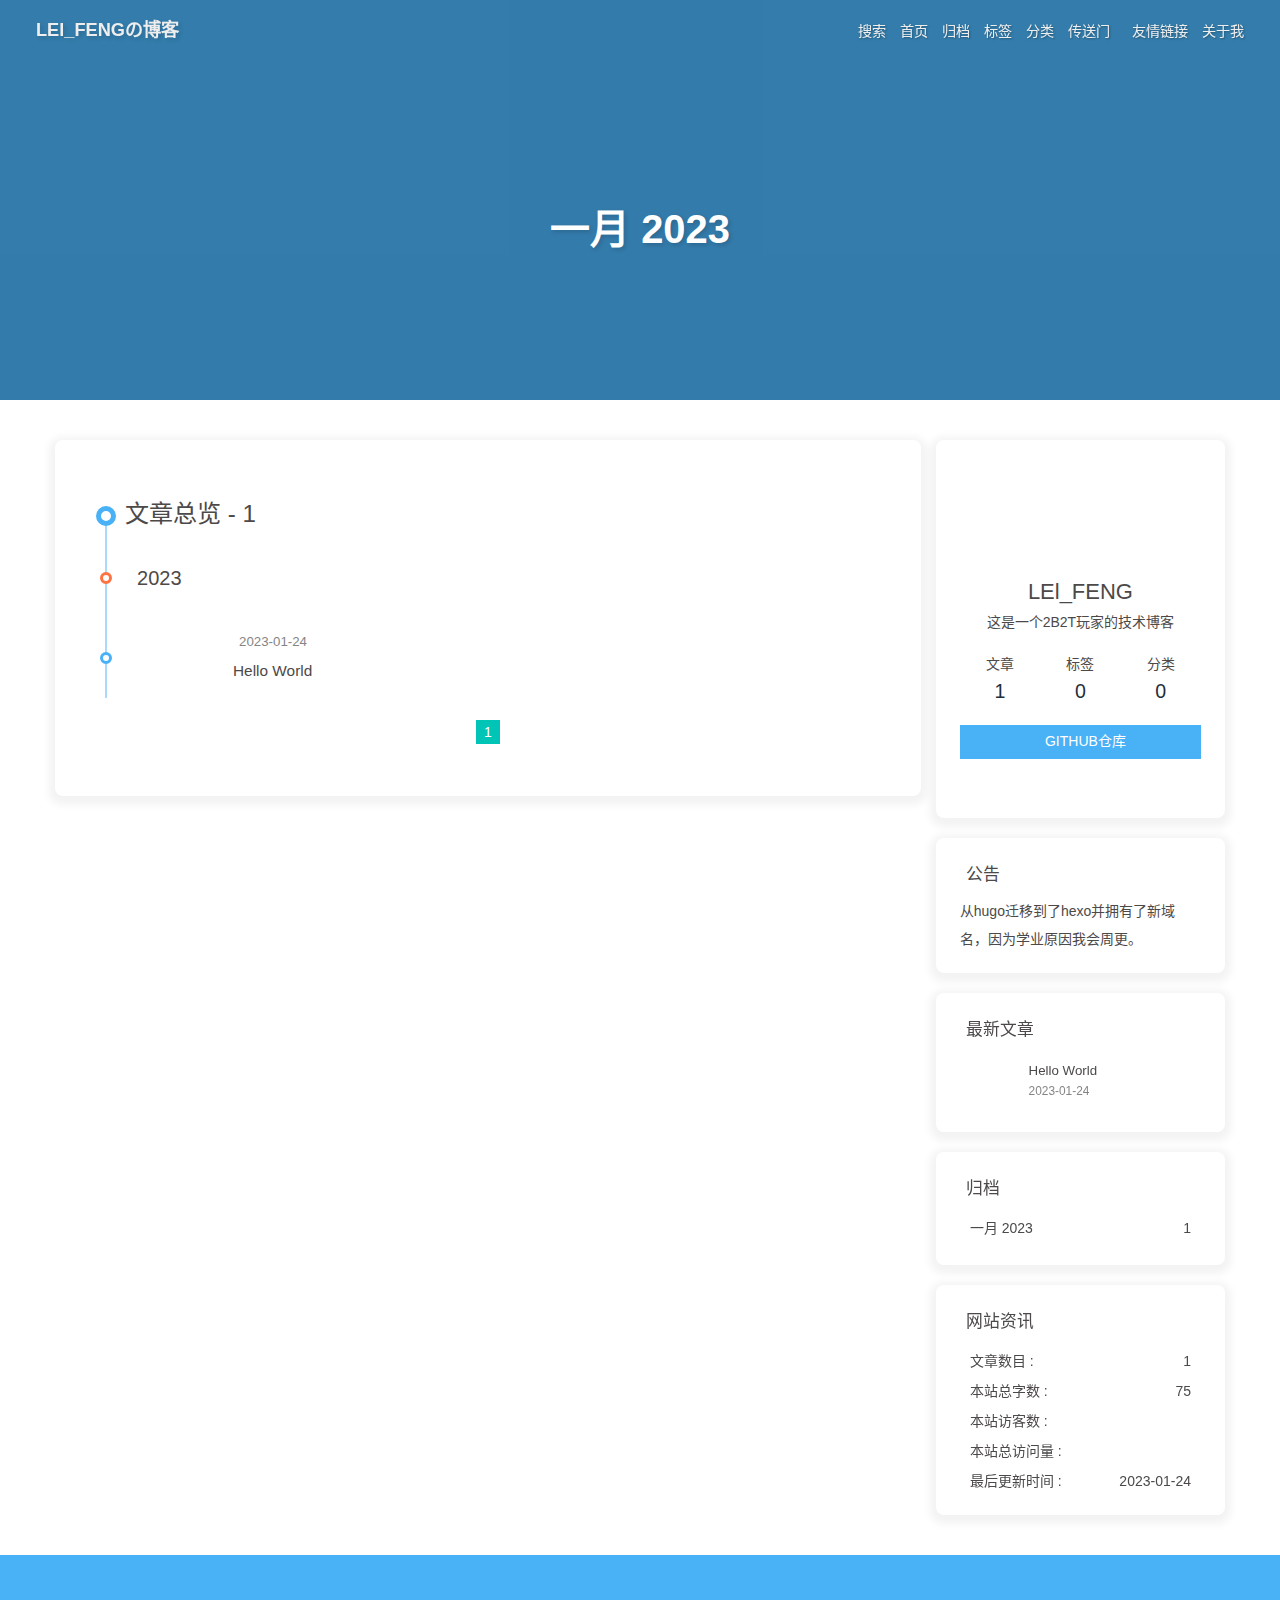
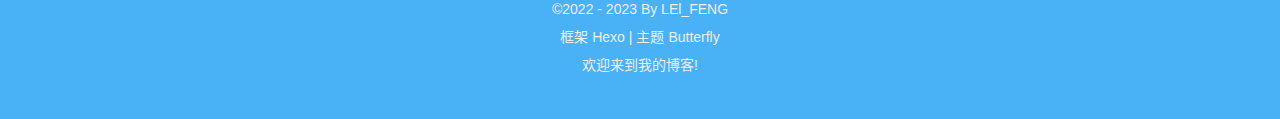
<file: archives/2023/01/index.html>
<!DOCTYPE html><html lang="zh-CN" data-theme="light"><head><meta charset="UTF-8"><meta http-equiv="X-UA-Compatible" content="IE=edge"><meta name="viewport" content="width=device-width, initial-scale=1.0, maximum-scale=1.0"><title>一月 2023 | LEl_FENGの博客</title><meta name="author" content="LEl_FENG"><meta name="copyright" content="LEl_FENG"><meta name="format-detection" content="telephone=no"><meta name="theme-color" content="#ffffff"><meta name="description" content="这是一个2B2T玩家的技术博客">
<meta property="og:type" content="website">
<meta property="og:title" content="一月 2023">
<meta property="og:url" content="https://blog2.xpdbk.com/archives/2023/01/index.html">
<meta property="og:site_name" content="LEl_FENGの博客">
<meta property="og:description" content="这是一个2B2T玩家的技术博客">
<meta property="og:locale" content="zh_CN">
<meta property="og:image" content="https://cdn.xpdbk.com/gh/1x000/zdzy/tp/android-chrome-128x128.png">
<meta property="article:author" content="LEl_FENG">
<meta property="article:tag" content="1.8.9,minecraft,2b2t,pvp,1.12.2,python,java,web">
<meta name="twitter:card" content="summary_large_image">
<meta name="twitter:image" content="https://cdn.xpdbk.com/gh/1x000/zdzy/tp/default.jpg">
<meta name="twitter:creator" content="@HuaweiH45278254">
<meta name="twitter:site" content="https://twitter.com/HuaweiH45278254"><link rel="shortcut icon" href="https://cdn.xpdbk.com/gh/1x000/zdzy/tp/favicon.png"><link rel="canonical" href="https://blog2.xpdbk.com/archives/2023/01/index.html"><link rel="preconnect" href="//cdn.xpdbk.com"/><link rel="preconnect" href="//busuanzi.ibruce.info"/><link rel="stylesheet" href="/css/index.css"><link rel="stylesheet" href="https://cdn.xpdbk.com/npm/@fortawesome/fontawesome-free/css/all.min.css" media="print" onload="this.media='all'"><link rel="stylesheet" href="https://cdn.xpdbk.com/npm/node-snackbar/dist/snackbar.min.css" media="print" onload="this.media='all'"><link rel="stylesheet" href="https://cdn.xpdbk.com/npm/@fancyapps/ui/dist/fancybox.min.css" media="print" onload="this.media='all'"><script>const GLOBAL_CONFIG = { 
  root: '/',
  algolia: undefined,
  localSearch: {"path":"/search.json","preload":false,"languages":{"hits_empty":"找不到您查询的内容：${query}"}},
  translate: {"defaultEncoding":2,"translateDelay":100,"msgToTraditionalChinese":"繁","msgToSimplifiedChinese":"簡"},
  noticeOutdate: {"limitDay":90,"position":"top","messagePrev":"It has been","messageNext":"days since the last update, the content of the article may be outdated."},
  highlight: {"plugin":"highlighjs","highlightCopy":true,"highlightLang":true,"highlightHeightLimit":false},
  copy: {
    success: '复制成功',
    error: '复制错误',
    noSupport: '浏览器不支持'
  },
  relativeDate: {
    homepage: false,
    post: false
  },
  runtime: '',
  date_suffix: {
    just: '刚刚',
    min: '分钟前',
    hour: '小时前',
    day: '天前',
    month: '个月前'
  },
  copyright: {"limitCount":50,"languages":{"author":"作者: LEl_FENG","link":"链接: ","source":"来源: LEl_FENGの博客","info":"著作权归作者所有。商业转载请联系作者获得授权，非商业转载请注明出处。"}},
  lightbox: 'fancybox',
  Snackbar: {"chs_to_cht":"你已切换为繁体","cht_to_chs":"你已切换为简体","day_to_night":"你已切换为深色模式","night_to_day":"你已切换为浅色模式","bgLight":"#49b1f5","bgDark":"#1f1f1f","position":"top-right"},
  source: {
    justifiedGallery: {
      js: 'https://cdn.xpdbk.com/npm/flickr-justified-gallery/dist/fjGallery.min.js',
      css: 'https://cdn.xpdbk.com/npm/flickr-justified-gallery/dist/fjGallery.min.css'
    }
  },
  isPhotoFigcaption: true,
  islazyload: true,
  isAnchor: false,
  percent: {
    toc: true,
    rightside: true,
  }
}</script><script id="config-diff">var GLOBAL_CONFIG_SITE = {
  title: '一月 2023',
  isPost: false,
  isHome: false,
  isHighlightShrink: true,
  isToc: false,
  postUpdate: '2023-01-24 16:15:23'
}</script><noscript><style type="text/css">
  #nav {
    opacity: 1
  }
  .justified-gallery img {
    opacity: 1
  }

  #recent-posts time,
  #post-meta time {
    display: inline !important
  }
</style></noscript><script>(win=>{
    win.saveToLocal = {
      set: function setWithExpiry(key, value, ttl) {
        if (ttl === 0) return
        const now = new Date()
        const expiryDay = ttl * 86400000
        const item = {
          value: value,
          expiry: now.getTime() + expiryDay,
        }
        localStorage.setItem(key, JSON.stringify(item))
      },

      get: function getWithExpiry(key) {
        const itemStr = localStorage.getItem(key)

        if (!itemStr) {
          return undefined
        }
        const item = JSON.parse(itemStr)
        const now = new Date()

        if (now.getTime() > item.expiry) {
          localStorage.removeItem(key)
          return undefined
        }
        return item.value
      }
    }
  
    win.getScript = url => new Promise((resolve, reject) => {
      const script = document.createElement('script')
      script.src = url
      script.async = true
      script.onerror = reject
      script.onload = script.onreadystatechange = function() {
        const loadState = this.readyState
        if (loadState && loadState !== 'loaded' && loadState !== 'complete') return
        script.onload = script.onreadystatechange = null
        resolve()
      }
      document.head.appendChild(script)
    })
  
    win.getCSS = url => new Promise((resolve, reject) => {
      const link = document.createElement('link')
      link.rel = 'stylesheet'
      link.href = url
      link.onload = () => resolve()
      link.onerror = () => reject()
      document.head.appendChild(link)
    })
  
      win.activateDarkMode = function () {
        document.documentElement.setAttribute('data-theme', 'dark')
        if (document.querySelector('meta[name="theme-color"]') !== null) {
          document.querySelector('meta[name="theme-color"]').setAttribute('content', '#0d0d0d')
        }
      }
      win.activateLightMode = function () {
        document.documentElement.setAttribute('data-theme', 'light')
        if (document.querySelector('meta[name="theme-color"]') !== null) {
          document.querySelector('meta[name="theme-color"]').setAttribute('content', '#ffffff')
        }
      }
      const t = saveToLocal.get('theme')
    
          const now = new Date()
          const hour = now.getHours()
          const isNight = hour <= 6 || hour >= 18
          if (t === undefined) isNight ? activateDarkMode() : activateLightMode()
          else if (t === 'light') activateLightMode()
          else activateDarkMode()
        
      const asideStatus = saveToLocal.get('aside-status')
      if (asideStatus !== undefined) {
        if (asideStatus === 'hide') {
          document.documentElement.classList.add('hide-aside')
        } else {
          document.documentElement.classList.remove('hide-aside')
        }
      }
    
    const detectApple = () => {
      if(/iPad|iPhone|iPod|Macintosh/.test(navigator.userAgent)){
        document.documentElement.classList.add('apple')
      }
    }
    detectApple()
    })(window)</script><meta name="generator" content="Hexo 6.3.0"></head><body><div id="loading-box"><div class="loading-left-bg"></div><div class="loading-right-bg"></div><div class="spinner-box"><div class="configure-border-1"><div class="configure-core"></div></div><div class="configure-border-2"><div class="configure-core"></div></div><div class="loading-word">加载中...</div></div></div><script>const preloader = {
  endLoading: () => {
    document.body.style.overflow = 'auto';
    document.getElementById('loading-box').classList.add("loaded")
  },
  initLoading: () => {
    document.body.style.overflow = '';
    document.getElementById('loading-box').classList.remove("loaded")

  }
}
window.addEventListener('load',()=> { preloader.endLoading() })

if (false) {
  document.addEventListener('pjax:send', () => { preloader.initLoading() })
  document.addEventListener('pjax:complete', () => { preloader.endLoading() })
}</script><div id="sidebar"><div id="menu-mask"></div><div id="sidebar-menus"><div class="avatar-img is-center"><img src= "[data-uri]" data-lazy-src="https://cdn.xpdbk.com/gh/1x000/zdzy/tp/android-chrome-128x128.png" onerror="onerror=null;src='/img/friend_404.gif'" alt="avatar"/></div><div class="sidebar-site-data site-data is-center"><a href="/archives/"><div class="headline">文章</div><div class="length-num">1</div></a><a href="/tags/"><div class="headline">标签</div><div class="length-num">0</div></a><a href="/categories/"><div class="headline">分类</div><div class="length-num">0</div></a></div><hr/><div class="menus_items"><div class="menus_item"><a class="site-page" href="/"><i class="fa-fw fas fa-home"></i><span> 首页</span></a></div><div class="menus_item"><a class="site-page" href="/archives/"><i class="fa-fw fas fa-archive"></i><span> 归档</span></a></div><div class="menus_item"><a class="site-page" href="/tags/"><i class="fa-fw fas fa-tags"></i><span> 标签</span></a></div><div class="menus_item"><a class="site-page" href="/categories/"><i class="fa-fw fas fa-folder-open"></i><span> 分类</span></a></div><div class="menus_item"><a class="site-page group" href="javascript:void(0);"><i class="fa-fw fas fa-list"></i><span> 传送门</span><i class="fas fa-chevron-down"></i></a><ul class="menus_item_child"><li><a class="site-page child" target="_blank" rel="noopener" href="https://ub.xpdbk.com"><i class="fa-fw fas fa-music"></i><span> 站点监控</span></a></li><li><a class="site-page child" target="_blank" rel="noopener" href="https://xpdbk.com"><i class="fa-fw fas fa-video"></i><span> 个人主页</span></a></li></ul></div><div class="menus_item"><a class="site-page" href="/link/"><i class="fa-fw fas fa-link"></i><span> 友情链接</span></a></div><div class="menus_item"><a class="site-page" href="/about/"><i class="fa-fw fas fa-heart"></i><span> 关于我</span></a></div></div></div></div><div class="page" id="body-wrap"><header class="not-home-page" id="page-header" style="background-image: url('https://cdn.xpdbk.com/gh/1x000/zdzy/tp/246223.jpg')"><nav id="nav"><span id="blog-info"><a href="/" title="LEl_FENGの博客"><span class="site-name">LEl_FENGの博客</span></a></span><div id="menus"><div id="search-button"><a class="site-page social-icon search" href="javascript:void(0);"><i class="fas fa-search fa-fw"></i><span> 搜索</span></a></div><div class="menus_items"><div class="menus_item"><a class="site-page" href="/"><i class="fa-fw fas fa-home"></i><span> 首页</span></a></div><div class="menus_item"><a class="site-page" href="/archives/"><i class="fa-fw fas fa-archive"></i><span> 归档</span></a></div><div class="menus_item"><a class="site-page" href="/tags/"><i class="fa-fw fas fa-tags"></i><span> 标签</span></a></div><div class="menus_item"><a class="site-page" href="/categories/"><i class="fa-fw fas fa-folder-open"></i><span> 分类</span></a></div><div class="menus_item"><a class="site-page group" href="javascript:void(0);"><i class="fa-fw fas fa-list"></i><span> 传送门</span><i class="fas fa-chevron-down"></i></a><ul class="menus_item_child"><li><a class="site-page child" target="_blank" rel="noopener" href="https://ub.xpdbk.com"><i class="fa-fw fas fa-music"></i><span> 站点监控</span></a></li><li><a class="site-page child" target="_blank" rel="noopener" href="https://xpdbk.com"><i class="fa-fw fas fa-video"></i><span> 个人主页</span></a></li></ul></div><div class="menus_item"><a class="site-page" href="/link/"><i class="fa-fw fas fa-link"></i><span> 友情链接</span></a></div><div class="menus_item"><a class="site-page" href="/about/"><i class="fa-fw fas fa-heart"></i><span> 关于我</span></a></div></div><div id="toggle-menu"><a class="site-page" href="javascript:void(0);"><i class="fas fa-bars fa-fw"></i></a></div></div></nav><div id="page-site-info"><h1 id="site-title">一月 2023</h1></div></header><main class="layout" id="content-inner"><div id="archive"><div class="article-sort-title">文章总览 - 1</div><div class="article-sort"><div class="article-sort-item year">2023</div><div class="article-sort-item"><a class="article-sort-item-img" href="/2023/01/24/hello-world/" title="Hello World"><img src= "[data-uri]" data-lazy-src="https://cdn.xpdbk.com/gh/1x000/zdzy/tp/f43.jpg" alt="Hello World" onerror="this.onerror=null;this.src='/img/404.jpg'"></a><div class="article-sort-item-info"><div class="article-sort-item-time"><i class="far fa-calendar-alt"></i><time class="post-meta-date-created" datetime="2023-01-24T07:53:34.670Z" title="发表于 2023-01-24 14:53:34">2023-01-24</time></div><a class="article-sort-item-title" href="/2023/01/24/hello-world/" title="Hello World">Hello World</a></div></div></div><nav id="pagination"><div class="pagination"><span class="page-number current">1</span></div></nav></div><div class="aside-content" id="aside-content"><div class="card-widget card-info"><div class="is-center"><div class="avatar-img"><img src= "[data-uri]" data-lazy-src="https://cdn.xpdbk.com/gh/1x000/zdzy/tp/android-chrome-128x128.png" onerror="this.onerror=null;this.src='/img/friend_404.gif'" alt="avatar"/></div><div class="author-info__name">LEl_FENG</div><div class="author-info__description">这是一个2B2T玩家的技术博客</div></div><div class="card-info-data site-data is-center"><a href="/archives/"><div class="headline">文章</div><div class="length-num">1</div></a><a href="/tags/"><div class="headline">标签</div><div class="length-num">0</div></a><a href="/categories/"><div class="headline">分类</div><div class="length-num">0</div></a></div><a id="card-info-btn" target="_blank" rel="noopener" href="https://github.com/1x000"><i class="fab fa-github"></i><span>GITHUB仓库</span></a><div class="card-info-social-icons is-center"><a class="social-icon" href="https://github.com/1x000" target="_blank" title="Github"><i class="fab fa-github"></i></a><a class="social-icon" href="mailto:huaweilaomke402@gmail.com" target="_blank" title="Email"><i class="fas fa-envelope"></i></a><a class="social-icon" href="https://space.bilibili.com/698092884" target="_blank" title="Bilibili"><i class="fa-brands fa-bilibili"></i></a><a class="social-icon" href="https://t.me/LLLLLawa" target="_blank" title="Telegram"><i class="fa-brands fa-telegram"></i></a><a class="social-icon" href="https://twitter.com/HuaweiH45278254" target="_blank" title="Twitter"><i class="fa-brands fa-twitter"></i></a></div></div><div class="card-widget card-announcement"><div class="item-headline"><i class="fas fa-bullhorn fa-shake"></i><span>公告</span></div><div class="announcement_content">从hugo迁移到了hexo并拥有了新域名，因为学业原因我会周更。</div></div><div class="sticky_layout"><div class="card-widget card-recent-post"><div class="item-headline"><i class="fas fa-history"></i><span>最新文章</span></div><div class="aside-list"><div class="aside-list-item"><a class="thumbnail" href="/2023/01/24/hello-world/" title="Hello World"><img src= "[data-uri]" data-lazy-src="https://cdn.xpdbk.com/gh/1x000/zdzy/tp/f43.jpg" onerror="this.onerror=null;this.src='/img/404.jpg'" alt="Hello World"/></a><div class="content"><a class="title" href="/2023/01/24/hello-world/" title="Hello World">Hello World</a><time datetime="2023-01-24T07:53:34.670Z" title="发表于 2023-01-24 14:53:34">2023-01-24</time></div></div></div></div><div class="card-widget card-archives"><div class="item-headline"><i class="fas fa-archive"></i><span>归档</span></div><ul class="card-archive-list"><li class="card-archive-list-item"><a class="card-archive-list-link" href="/archives/2023/01/"><span class="card-archive-list-date">一月 2023</span><span class="card-archive-list-count">1</span></a></li></ul></div><div class="card-widget card-webinfo"><div class="item-headline"><i class="fas fa-chart-line"></i><span>网站资讯</span></div><div class="webinfo"><div class="webinfo-item"><div class="item-name">文章数目 :</div><div class="item-count">1</div></div><div class="webinfo-item"><div class="item-name">本站总字数 :</div><div class="item-count">75</div></div><div class="webinfo-item"><div class="item-name">本站访客数 :</div><div class="item-count" id="busuanzi_value_site_uv"><i class="fa-solid fa-spinner fa-spin"></i></div></div><div class="webinfo-item"><div class="item-name">本站总访问量 :</div><div class="item-count" id="busuanzi_value_site_pv"><i class="fa-solid fa-spinner fa-spin"></i></div></div><div class="webinfo-item"><div class="item-name">最后更新时间 :</div><div class="item-count" id="last-push-date" data-lastPushDate="2023-01-24T09:15:22.511Z"><i class="fa-solid fa-spinner fa-spin"></i></div></div></div></div></div></div></main><footer id="footer"><div id="footer-wrap"><div class="copyright">&copy;2022 - 2023 By LEl_FENG</div><div class="framework-info"><span>框架 </span><a target="_blank" rel="noopener" href="https://hexo.io">Hexo</a><span class="footer-separator">|</span><span>主题 </span><a target="_blank" rel="noopener" href="https://github.com/jerryc127/hexo-theme-butterfly">Butterfly</a></div><div class="footer_custom_text">欢迎来到我的<a target="_blank" rel="noopener" href="https://blog.xpdbk.com/">博客</a>!</div></div></footer></div><div id="rightside"><div id="rightside-config-hide"><button id="translateLink" type="button" title="简繁转换">繁</button><button id="darkmode" type="button" title="浅色和深色模式转换"><i class="fas fa-adjust"></i></button><button id="hide-aside-btn" type="button" title="单栏和双栏切换"><i class="fas fa-arrows-alt-h"></i></button></div><div id="rightside-config-show"><button id="rightside_config" type="button" title="设置"><i class="fas fa-cog fa-spin"></i></button><button id="chat_btn" type="button" title="聊天"><i class="fas fa-sms"></i></button><button id="go-up" type="button" title="回到顶部"><span class="scroll-percent"></span><i class="fas fa-arrow-up"></i></button></div></div><div id="local-search"><div class="search-dialog"><nav class="search-nav"><span class="search-dialog-title">搜索</span><span id="loading-status"></span><button class="search-close-button"><i class="fas fa-times"></i></button></nav><div class="is-center" id="loading-database"><i class="fas fa-spinner fa-pulse"></i><span>  数据库加载中</span></div><div class="search-wrap"><div id="local-search-input"><div class="local-search-box"><input class="local-search-box--input" placeholder="搜索文章" type="text"/></div></div><hr/><div id="local-search-results"></div></div></div><div id="search-mask"></div></div><div><script src="/js/utils.js"></script><script src="/js/main.js"></script><script src="/js/tw_cn.js"></script><script src="https://cdn.xpdbk.com/npm/@fancyapps/ui/dist/fancybox.umd.min.js"></script><script src="https://cdn.xpdbk.com/npm/instant.page/instantpage.min.js" type="module"></script><script src="https://cdn.xpdbk.com/npm/vanilla-lazyload/dist/lazyload.iife.min.js"></script><script src="https://cdn.xpdbk.com/npm/node-snackbar/dist/snackbar.min.js"></script><script>function panguFn () {
  if (typeof pangu === 'object') pangu.autoSpacingPage()
  else {
    getScript('https://cdn.xpdbk.com/npm/pangu/dist/browser/pangu.min.js')
      .then(() => {
        pangu.autoSpacingPage()
      })
  }
}

function panguInit () {
  if (false){
    GLOBAL_CONFIG_SITE.isPost && panguFn()
  } else {
    panguFn()
  }
}

document.addEventListener('DOMContentLoaded', panguInit)</script><script src="/js/search/local-search.js"></script><div class="js-pjax"></div><script defer="defer" id="fluttering_ribbon" mobile="false" src="https://cdn.xpdbk.com/npm/butterfly-extsrc/dist/canvas-fluttering-ribbon.min.js"></script><script id="canvas_nest" defer="defer" color="0,0,0" opacity="0.5" zIndex="-1" count="99" mobile="false" src="https://cdn.xpdbk.com/npm/butterfly-extsrc/dist/canvas-nest.min.js"></script><script src="https://cdn.xpdbk.com/npm/butterfly-extsrc/dist/activate-power-mode.min.js"></script><script>POWERMODE.colorful = true;
POWERMODE.shake = true;
POWERMODE.mobile = false;
document.body.addEventListener('input', POWERMODE);
</script><script id="click-show-text" src="https://cdn.xpdbk.com/npm/butterfly-extsrc/dist/click-show-text.min.js" data-mobile="false" data-text="1.8.9,minecraft,2b2t,pvp" data-fontsize="15px" data-random="true" async="async"></script><script>(function(d, w, c) {
    w.ChatraID = 'RcKDD23F9Eq8NEJQZ';
    var s = d.createElement('script');
    w[c] = w[c] || function() {
        (w[c].q = w[c].q || []).push(arguments);
    };
    s.async = true;
    s.src = 'https://call.chatra.io/chatra.js';
    if (d.head) d.head.appendChild(s);
})(document, window, 'Chatra');

if (true) {
  var chatBtnFn = () => {
    var chatBtn = document.getElementById("chat_btn")
    chatBtn.addEventListener("click", function(){
      Chatra('openChat')
    });
  }
  chatBtnFn()
} else {
  if (true) {
    function chatBtnHide () {
      Chatra('hide')
    }
    function chatBtnShow () {
      Chatra('show')
    }
  }
}</script><script async data-pjax src="//busuanzi.ibruce.info/busuanzi/2.3/busuanzi.pure.mini.js"></script></div></body></html>
</file>
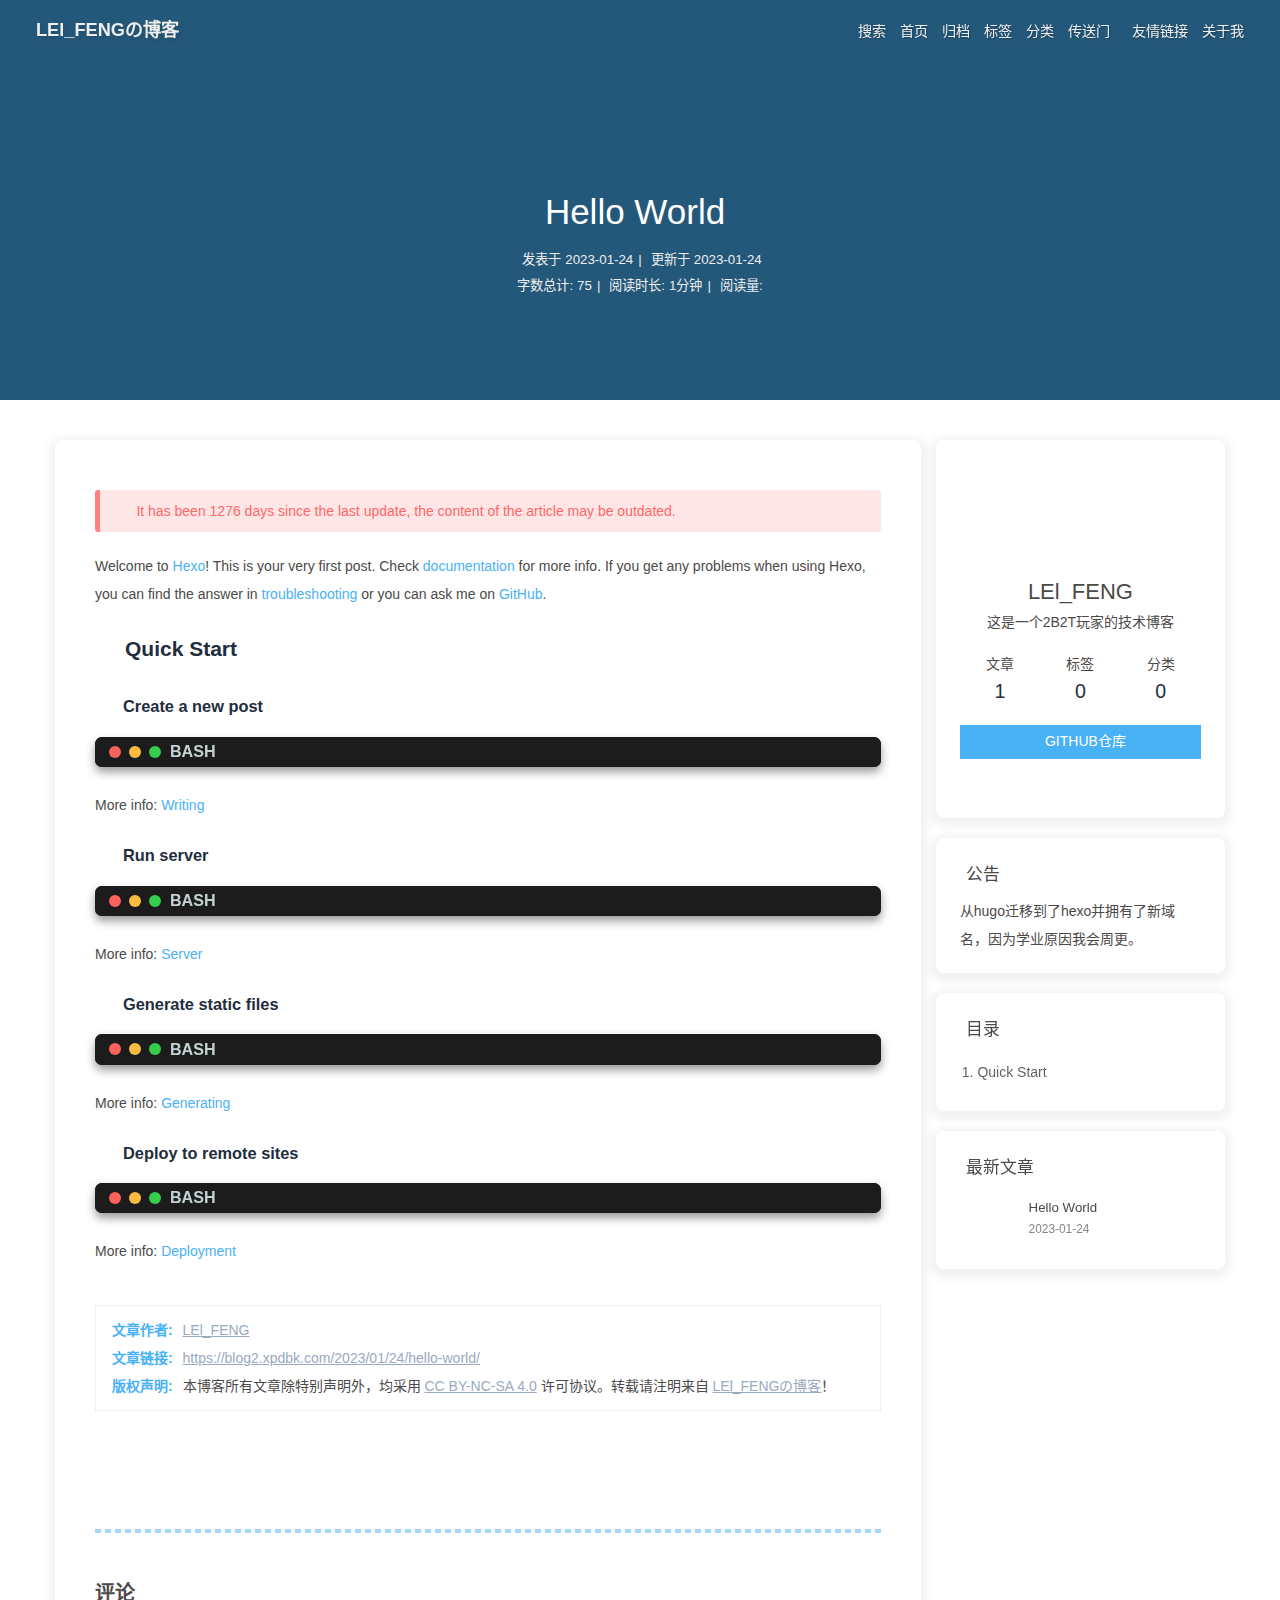
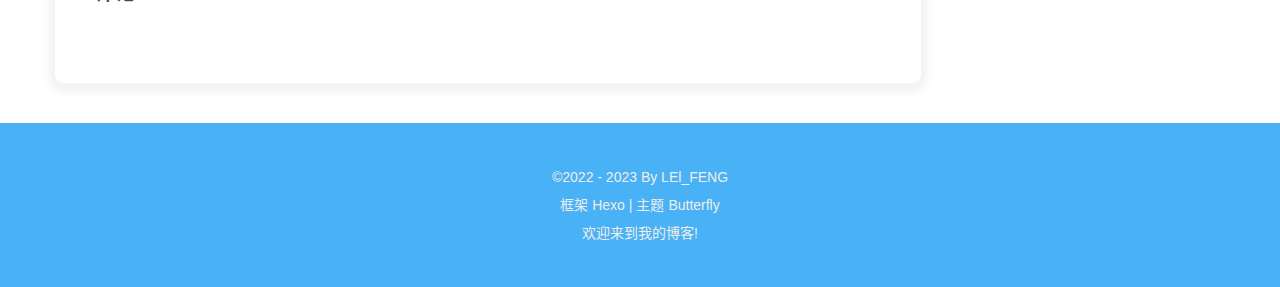
<file: 2023/01/24/hello-world/index.html>
<!DOCTYPE html><html lang="zh-CN" data-theme="light"><head><meta charset="UTF-8"><meta http-equiv="X-UA-Compatible" content="IE=edge"><meta name="viewport" content="width=device-width, initial-scale=1.0, maximum-scale=1.0"><title>Hello World | LEl_FENGの博客</title><meta name="author" content="LEl_FENG"><meta name="copyright" content="LEl_FENG"><meta name="format-detection" content="telephone=no"><meta name="theme-color" content="#ffffff"><meta name="description" content="Welcome to Hexo! This is your very first post. Check documentation for more info. If you get any problems when using Hexo, you can find the answer in troubleshooting or you can ask me on GitHub. Quick">
<meta property="og:type" content="article">
<meta property="og:title" content="Hello World">
<meta property="og:url" content="https://blog2.xpdbk.com/2023/01/24/hello-world/index.html">
<meta property="og:site_name" content="LEl_FENGの博客">
<meta property="og:description" content="Welcome to Hexo! This is your very first post. Check documentation for more info. If you get any problems when using Hexo, you can find the answer in troubleshooting or you can ask me on GitHub. Quick">
<meta property="og:locale" content="zh_CN">
<meta property="og:image" content="https://cdn.xpdbk.com/gh/1x000/zdzy/tp/f43.jpg">
<meta property="article:published_time" content="2023-01-24T07:53:34.670Z">
<meta property="article:modified_time" content="2023-01-24T07:53:34.670Z">
<meta property="article:author" content="LEl_FENG">
<meta property="article:tag" content="1.8.9,minecraft,2b2t,pvp,1.12.2,python,java,web">
<meta name="twitter:card" content="summary_large_image">
<meta name="twitter:image" content="https://cdn.xpdbk.com/gh/1x000/zdzy/tp/default.jpg">
<meta name="twitter:creator" content="@HuaweiH45278254">
<meta name="twitter:site" content="https://twitter.com/HuaweiH45278254"><link rel="shortcut icon" href="https://cdn.xpdbk.com/gh/1x000/zdzy/tp/favicon.png"><link rel="canonical" href="https://blog2.xpdbk.com/2023/01/24/hello-world/index.html"><link rel="preconnect" href="//cdn.xpdbk.com"/><link rel="preconnect" href="//busuanzi.ibruce.info"/><link rel="stylesheet" href="/css/index.css"><link rel="stylesheet" href="https://cdn.xpdbk.com/npm/@fortawesome/fontawesome-free/css/all.min.css" media="print" onload="this.media='all'"><link rel="stylesheet" href="https://cdn.xpdbk.com/npm/node-snackbar/dist/snackbar.min.css" media="print" onload="this.media='all'"><link rel="stylesheet" href="https://cdn.xpdbk.com/npm/@fancyapps/ui/dist/fancybox.min.css" media="print" onload="this.media='all'"><script>const GLOBAL_CONFIG = { 
  root: '/',
  algolia: undefined,
  localSearch: {"path":"/search.json","preload":false,"languages":{"hits_empty":"找不到您查询的内容：${query}"}},
  translate: {"defaultEncoding":2,"translateDelay":100,"msgToTraditionalChinese":"繁","msgToSimplifiedChinese":"簡"},
  noticeOutdate: {"limitDay":90,"position":"top","messagePrev":"It has been","messageNext":"days since the last update, the content of the article may be outdated."},
  highlight: {"plugin":"highlighjs","highlightCopy":true,"highlightLang":true,"highlightHeightLimit":false},
  copy: {
    success: '复制成功',
    error: '复制错误',
    noSupport: '浏览器不支持'
  },
  relativeDate: {
    homepage: false,
    post: false
  },
  runtime: '',
  date_suffix: {
    just: '刚刚',
    min: '分钟前',
    hour: '小时前',
    day: '天前',
    month: '个月前'
  },
  copyright: {"limitCount":50,"languages":{"author":"作者: LEl_FENG","link":"链接: ","source":"来源: LEl_FENGの博客","info":"著作权归作者所有。商业转载请联系作者获得授权，非商业转载请注明出处。"}},
  lightbox: 'fancybox',
  Snackbar: {"chs_to_cht":"你已切换为繁体","cht_to_chs":"你已切换为简体","day_to_night":"你已切换为深色模式","night_to_day":"你已切换为浅色模式","bgLight":"#49b1f5","bgDark":"#1f1f1f","position":"top-right"},
  source: {
    justifiedGallery: {
      js: 'https://cdn.xpdbk.com/npm/flickr-justified-gallery/dist/fjGallery.min.js',
      css: 'https://cdn.xpdbk.com/npm/flickr-justified-gallery/dist/fjGallery.min.css'
    }
  },
  isPhotoFigcaption: true,
  islazyload: true,
  isAnchor: false,
  percent: {
    toc: true,
    rightside: true,
  }
}</script><script id="config-diff">var GLOBAL_CONFIG_SITE = {
  title: 'Hello World',
  isPost: true,
  isHome: false,
  isHighlightShrink: true,
  isToc: true,
  postUpdate: '2023-01-24 14:53:34'
}</script><noscript><style type="text/css">
  #nav {
    opacity: 1
  }
  .justified-gallery img {
    opacity: 1
  }

  #recent-posts time,
  #post-meta time {
    display: inline !important
  }
</style></noscript><script>(win=>{
    win.saveToLocal = {
      set: function setWithExpiry(key, value, ttl) {
        if (ttl === 0) return
        const now = new Date()
        const expiryDay = ttl * 86400000
        const item = {
          value: value,
          expiry: now.getTime() + expiryDay,
        }
        localStorage.setItem(key, JSON.stringify(item))
      },

      get: function getWithExpiry(key) {
        const itemStr = localStorage.getItem(key)

        if (!itemStr) {
          return undefined
        }
        const item = JSON.parse(itemStr)
        const now = new Date()

        if (now.getTime() > item.expiry) {
          localStorage.removeItem(key)
          return undefined
        }
        return item.value
      }
    }
  
    win.getScript = url => new Promise((resolve, reject) => {
      const script = document.createElement('script')
      script.src = url
      script.async = true
      script.onerror = reject
      script.onload = script.onreadystatechange = function() {
        const loadState = this.readyState
        if (loadState && loadState !== 'loaded' && loadState !== 'complete') return
        script.onload = script.onreadystatechange = null
        resolve()
      }
      document.head.appendChild(script)
    })
  
    win.getCSS = url => new Promise((resolve, reject) => {
      const link = document.createElement('link')
      link.rel = 'stylesheet'
      link.href = url
      link.onload = () => resolve()
      link.onerror = () => reject()
      document.head.appendChild(link)
    })
  
      win.activateDarkMode = function () {
        document.documentElement.setAttribute('data-theme', 'dark')
        if (document.querySelector('meta[name="theme-color"]') !== null) {
          document.querySelector('meta[name="theme-color"]').setAttribute('content', '#0d0d0d')
        }
      }
      win.activateLightMode = function () {
        document.documentElement.setAttribute('data-theme', 'light')
        if (document.querySelector('meta[name="theme-color"]') !== null) {
          document.querySelector('meta[name="theme-color"]').setAttribute('content', '#ffffff')
        }
      }
      const t = saveToLocal.get('theme')
    
          const now = new Date()
          const hour = now.getHours()
          const isNight = hour <= 6 || hour >= 18
          if (t === undefined) isNight ? activateDarkMode() : activateLightMode()
          else if (t === 'light') activateLightMode()
          else activateDarkMode()
        
      const asideStatus = saveToLocal.get('aside-status')
      if (asideStatus !== undefined) {
        if (asideStatus === 'hide') {
          document.documentElement.classList.add('hide-aside')
        } else {
          document.documentElement.classList.remove('hide-aside')
        }
      }
    
    const detectApple = () => {
      if(/iPad|iPhone|iPod|Macintosh/.test(navigator.userAgent)){
        document.documentElement.classList.add('apple')
      }
    }
    detectApple()
    })(window)</script><meta name="generator" content="Hexo 6.3.0"></head><body><div id="loading-box"><div class="loading-left-bg"></div><div class="loading-right-bg"></div><div class="spinner-box"><div class="configure-border-1"><div class="configure-core"></div></div><div class="configure-border-2"><div class="configure-core"></div></div><div class="loading-word">加载中...</div></div></div><script>const preloader = {
  endLoading: () => {
    document.body.style.overflow = 'auto';
    document.getElementById('loading-box').classList.add("loaded")
  },
  initLoading: () => {
    document.body.style.overflow = '';
    document.getElementById('loading-box').classList.remove("loaded")

  }
}
window.addEventListener('load',()=> { preloader.endLoading() })

if (false) {
  document.addEventListener('pjax:send', () => { preloader.initLoading() })
  document.addEventListener('pjax:complete', () => { preloader.endLoading() })
}</script><div id="sidebar"><div id="menu-mask"></div><div id="sidebar-menus"><div class="avatar-img is-center"><img src= "[data-uri]" data-lazy-src="https://cdn.xpdbk.com/gh/1x000/zdzy/tp/android-chrome-128x128.png" onerror="onerror=null;src='/img/friend_404.gif'" alt="avatar"/></div><div class="sidebar-site-data site-data is-center"><a href="/archives/"><div class="headline">文章</div><div class="length-num">1</div></a><a href="/tags/"><div class="headline">标签</div><div class="length-num">0</div></a><a href="/categories/"><div class="headline">分类</div><div class="length-num">0</div></a></div><hr/><div class="menus_items"><div class="menus_item"><a class="site-page" href="/"><i class="fa-fw fas fa-home"></i><span> 首页</span></a></div><div class="menus_item"><a class="site-page" href="/archives/"><i class="fa-fw fas fa-archive"></i><span> 归档</span></a></div><div class="menus_item"><a class="site-page" href="/tags/"><i class="fa-fw fas fa-tags"></i><span> 标签</span></a></div><div class="menus_item"><a class="site-page" href="/categories/"><i class="fa-fw fas fa-folder-open"></i><span> 分类</span></a></div><div class="menus_item"><a class="site-page group" href="javascript:void(0);"><i class="fa-fw fas fa-list"></i><span> 传送门</span><i class="fas fa-chevron-down"></i></a><ul class="menus_item_child"><li><a class="site-page child" target="_blank" rel="noopener" href="https://ub.xpdbk.com"><i class="fa-fw fas fa-music"></i><span> 站点监控</span></a></li><li><a class="site-page child" target="_blank" rel="noopener" href="https://xpdbk.com"><i class="fa-fw fas fa-video"></i><span> 个人主页</span></a></li></ul></div><div class="menus_item"><a class="site-page" href="/link/"><i class="fa-fw fas fa-link"></i><span> 友情链接</span></a></div><div class="menus_item"><a class="site-page" href="/about/"><i class="fa-fw fas fa-heart"></i><span> 关于我</span></a></div></div></div></div><div class="post" id="body-wrap"><header class="post-bg" id="page-header" style="background-image: url('https://cdn.xpdbk.com/gh/1x000/zdzy/tp/f43.jpg')"><nav id="nav"><span id="blog-info"><a href="/" title="LEl_FENGの博客"><span class="site-name">LEl_FENGの博客</span></a></span><div id="menus"><div id="search-button"><a class="site-page social-icon search" href="javascript:void(0);"><i class="fas fa-search fa-fw"></i><span> 搜索</span></a></div><div class="menus_items"><div class="menus_item"><a class="site-page" href="/"><i class="fa-fw fas fa-home"></i><span> 首页</span></a></div><div class="menus_item"><a class="site-page" href="/archives/"><i class="fa-fw fas fa-archive"></i><span> 归档</span></a></div><div class="menus_item"><a class="site-page" href="/tags/"><i class="fa-fw fas fa-tags"></i><span> 标签</span></a></div><div class="menus_item"><a class="site-page" href="/categories/"><i class="fa-fw fas fa-folder-open"></i><span> 分类</span></a></div><div class="menus_item"><a class="site-page group" href="javascript:void(0);"><i class="fa-fw fas fa-list"></i><span> 传送门</span><i class="fas fa-chevron-down"></i></a><ul class="menus_item_child"><li><a class="site-page child" target="_blank" rel="noopener" href="https://ub.xpdbk.com"><i class="fa-fw fas fa-music"></i><span> 站点监控</span></a></li><li><a class="site-page child" target="_blank" rel="noopener" href="https://xpdbk.com"><i class="fa-fw fas fa-video"></i><span> 个人主页</span></a></li></ul></div><div class="menus_item"><a class="site-page" href="/link/"><i class="fa-fw fas fa-link"></i><span> 友情链接</span></a></div><div class="menus_item"><a class="site-page" href="/about/"><i class="fa-fw fas fa-heart"></i><span> 关于我</span></a></div></div><div id="toggle-menu"><a class="site-page" href="javascript:void(0);"><i class="fas fa-bars fa-fw"></i></a></div></div></nav><div id="post-info"><h1 class="post-title">Hello World<a class="post-edit-link" href="https://github.com/1x000/blog1/tree/main/_posts/hello-world.md" title="编辑" target="_blank"><i class="fas fa-pencil-alt"></i></a></h1><div id="post-meta"><div class="meta-firstline"><span class="post-meta-date"><i class="far fa-calendar-alt fa-fw post-meta-icon"></i><span class="post-meta-label">发表于</span><time class="post-meta-date-created" datetime="2023-01-24T07:53:34.670Z" title="发表于 2023-01-24 14:53:34">2023-01-24</time><span class="post-meta-separator">|</span><i class="fas fa-history fa-fw post-meta-icon"></i><span class="post-meta-label">更新于</span><time class="post-meta-date-updated" datetime="2023-01-24T07:53:34.670Z" title="更新于 2023-01-24 14:53:34">2023-01-24</time></span></div><div class="meta-secondline"><span class="post-meta-separator">|</span><span class="post-meta-wordcount"><i class="far fa-file-word fa-fw post-meta-icon"></i><span class="post-meta-label">字数总计:</span><span class="word-count">75</span><span class="post-meta-separator">|</span><i class="far fa-clock fa-fw post-meta-icon"></i><span class="post-meta-label">阅读时长:</span><span>1分钟</span></span><span class="post-meta-separator">|</span><span class="post-meta-pv-cv" id="" data-flag-title="Hello World"><i class="far fa-eye fa-fw post-meta-icon"></i><span class="post-meta-label">阅读量:</span><span id="busuanzi_value_page_pv"><i class="fa-solid fa-spinner fa-spin"></i></span></span></div></div></div></header><main class="layout" id="content-inner"><div id="post"><article class="post-content" id="article-container"><p>Welcome to <a target="_blank" rel="noopener" href="https://hexo.io/">Hexo</a>! This is your very first post. Check <a target="_blank" rel="noopener" href="https://hexo.io/docs/">documentation</a> for more info. If you get any problems when using Hexo, you can find the answer in <a target="_blank" rel="noopener" href="https://hexo.io/docs/troubleshooting.html">troubleshooting</a> or you can ask me on <a target="_blank" rel="noopener" href="https://github.com/hexojs/hexo/issues">GitHub</a>.</p>
<h2 id="Quick-Start"><a href="#Quick-Start" class="headerlink" title="Quick Start"></a>Quick Start</h2><h3 id="Create-a-new-post"><a href="#Create-a-new-post" class="headerlink" title="Create a new post"></a>Create a new post</h3><figure class="highlight bash"><table><tr><td class="code"><pre><span class="line">$ hexo new <span class="string">&quot;My New Post&quot;</span></span><br></pre></td></tr></table></figure>

<p>More info: <a target="_blank" rel="noopener" href="https://hexo.io/docs/writing.html">Writing</a></p>
<h3 id="Run-server"><a href="#Run-server" class="headerlink" title="Run server"></a>Run server</h3><figure class="highlight bash"><table><tr><td class="code"><pre><span class="line">$ hexo server</span><br></pre></td></tr></table></figure>

<p>More info: <a target="_blank" rel="noopener" href="https://hexo.io/docs/server.html">Server</a></p>
<h3 id="Generate-static-files"><a href="#Generate-static-files" class="headerlink" title="Generate static files"></a>Generate static files</h3><figure class="highlight bash"><table><tr><td class="code"><pre><span class="line">$ hexo generate</span><br></pre></td></tr></table></figure>

<p>More info: <a target="_blank" rel="noopener" href="https://hexo.io/docs/generating.html">Generating</a></p>
<h3 id="Deploy-to-remote-sites"><a href="#Deploy-to-remote-sites" class="headerlink" title="Deploy to remote sites"></a>Deploy to remote sites</h3><figure class="highlight bash"><table><tr><td class="code"><pre><span class="line">$ hexo deploy</span><br></pre></td></tr></table></figure>

<p>More info: <a target="_blank" rel="noopener" href="https://hexo.io/docs/one-command-deployment.html">Deployment</a></p>
</article><div class="post-copyright"><div class="post-copyright__author"><span class="post-copyright-meta">文章作者: </span><span class="post-copyright-info"><a href="https://blog2.xpdbk.com">LEl_FENG</a></span></div><div class="post-copyright__type"><span class="post-copyright-meta">文章链接: </span><span class="post-copyright-info"><a href="https://blog2.xpdbk.com/2023/01/24/hello-world/">https://blog2.xpdbk.com/2023/01/24/hello-world/</a></span></div><div class="post-copyright__notice"><span class="post-copyright-meta">版权声明: </span><span class="post-copyright-info">本博客所有文章除特别声明外，均采用 <a href="https://creativecommons.org/licenses/by-nc-sa/4.0/" target="_blank">CC BY-NC-SA 4.0</a> 许可协议。转载请注明来自 <a href="https://blog2.xpdbk.com" target="_blank">LEl_FENGの博客</a>！</span></div></div><div class="tag_share"><div class="post-meta__tag-list"></div><div class="post_share"><div class="social-share" data-image="https://cdn.xpdbk.com/gh/1x000/zdzy/tp/f43.jpg" data-sites="facebook,twitter,wechat,weibo,qq"></div><link rel="stylesheet" href="https://cdn.xpdbk.com/npm/butterfly-extsrc/sharejs/dist/css/share.min.css" media="print" onload="this.media='all'"><script src="https://cdn.xpdbk.com/npm/butterfly-extsrc/sharejs/dist/js/social-share.min.js" defer></script></div></div><nav class="pagination-post" id="pagination"></nav><hr/><div id="post-comment"><div class="comment-head"><div class="comment-headline"><i class="fas fa-comments fa-fw"></i><span> 评论</span></div></div><div class="comment-wrap"><div><div id="waline-wrap"></div></div></div></div></div><div class="aside-content" id="aside-content"><div class="card-widget card-info"><div class="is-center"><div class="avatar-img"><img src= "[data-uri]" data-lazy-src="https://cdn.xpdbk.com/gh/1x000/zdzy/tp/android-chrome-128x128.png" onerror="this.onerror=null;this.src='/img/friend_404.gif'" alt="avatar"/></div><div class="author-info__name">LEl_FENG</div><div class="author-info__description">这是一个2B2T玩家的技术博客</div></div><div class="card-info-data site-data is-center"><a href="/archives/"><div class="headline">文章</div><div class="length-num">1</div></a><a href="/tags/"><div class="headline">标签</div><div class="length-num">0</div></a><a href="/categories/"><div class="headline">分类</div><div class="length-num">0</div></a></div><a id="card-info-btn" target="_blank" rel="noopener" href="https://github.com/1x000"><i class="fab fa-github"></i><span>GITHUB仓库</span></a><div class="card-info-social-icons is-center"><a class="social-icon" href="https://github.com/1x000" target="_blank" title="Github"><i class="fab fa-github"></i></a><a class="social-icon" href="mailto:huaweilaomke402@gmail.com" target="_blank" title="Email"><i class="fas fa-envelope"></i></a><a class="social-icon" href="https://space.bilibili.com/698092884" target="_blank" title="Bilibili"><i class="fa-brands fa-bilibili"></i></a><a class="social-icon" href="https://t.me/LLLLLawa" target="_blank" title="Telegram"><i class="fa-brands fa-telegram"></i></a><a class="social-icon" href="https://twitter.com/HuaweiH45278254" target="_blank" title="Twitter"><i class="fa-brands fa-twitter"></i></a></div></div><div class="card-widget card-announcement"><div class="item-headline"><i class="fas fa-bullhorn fa-shake"></i><span>公告</span></div><div class="announcement_content">从hugo迁移到了hexo并拥有了新域名，因为学业原因我会周更。</div></div><div class="sticky_layout"><div class="card-widget" id="card-toc"><div class="item-headline"><i class="fas fa-stream"></i><span>目录</span><span class="toc-percentage"></span></div><div class="toc-content"><ol class="toc"><li class="toc-item toc-level-2"><a class="toc-link" href="#Quick-Start"><span class="toc-number">1.</span> <span class="toc-text">Quick Start</span></a><ol class="toc-child"><li class="toc-item toc-level-3"><a class="toc-link" href="#Create-a-new-post"><span class="toc-number">1.1.</span> <span class="toc-text">Create a new post</span></a></li><li class="toc-item toc-level-3"><a class="toc-link" href="#Run-server"><span class="toc-number">1.2.</span> <span class="toc-text">Run server</span></a></li><li class="toc-item toc-level-3"><a class="toc-link" href="#Generate-static-files"><span class="toc-number">1.3.</span> <span class="toc-text">Generate static files</span></a></li><li class="toc-item toc-level-3"><a class="toc-link" href="#Deploy-to-remote-sites"><span class="toc-number">1.4.</span> <span class="toc-text">Deploy to remote sites</span></a></li></ol></li></ol></div></div><div class="card-widget card-recent-post"><div class="item-headline"><i class="fas fa-history"></i><span>最新文章</span></div><div class="aside-list"><div class="aside-list-item"><a class="thumbnail" href="/2023/01/24/hello-world/" title="Hello World"><img src= "[data-uri]" data-lazy-src="https://cdn.xpdbk.com/gh/1x000/zdzy/tp/f43.jpg" onerror="this.onerror=null;this.src='/img/404.jpg'" alt="Hello World"/></a><div class="content"><a class="title" href="/2023/01/24/hello-world/" title="Hello World">Hello World</a><time datetime="2023-01-24T07:53:34.670Z" title="发表于 2023-01-24 14:53:34">2023-01-24</time></div></div></div></div></div></div></main><footer id="footer"><div id="footer-wrap"><div class="copyright">&copy;2022 - 2023 By LEl_FENG</div><div class="framework-info"><span>框架 </span><a target="_blank" rel="noopener" href="https://hexo.io">Hexo</a><span class="footer-separator">|</span><span>主题 </span><a target="_blank" rel="noopener" href="https://github.com/jerryc127/hexo-theme-butterfly">Butterfly</a></div><div class="footer_custom_text">欢迎来到我的<a target="_blank" rel="noopener" href="https://blog.xpdbk.com/">博客</a>!</div></div></footer></div><div id="rightside"><div id="rightside-config-hide"><button id="readmode" type="button" title="阅读模式"><i class="fas fa-book-open"></i></button><button id="translateLink" type="button" title="简繁转换">繁</button><button id="darkmode" type="button" title="浅色和深色模式转换"><i class="fas fa-adjust"></i></button><button id="hide-aside-btn" type="button" title="单栏和双栏切换"><i class="fas fa-arrows-alt-h"></i></button></div><div id="rightside-config-show"><button id="rightside_config" type="button" title="设置"><i class="fas fa-cog fa-spin"></i></button><button class="close" id="mobile-toc-button" type="button" title="目录"><i class="fas fa-list-ul"></i></button><button id="chat_btn" type="button" title="聊天"><i class="fas fa-sms"></i></button><a id="to_comment" href="#post-comment" title="直达评论"><i class="fas fa-comments"></i></a><button id="go-up" type="button" title="回到顶部"><span class="scroll-percent"></span><i class="fas fa-arrow-up"></i></button></div></div><div id="local-search"><div class="search-dialog"><nav class="search-nav"><span class="search-dialog-title">搜索</span><span id="loading-status"></span><button class="search-close-button"><i class="fas fa-times"></i></button></nav><div class="is-center" id="loading-database"><i class="fas fa-spinner fa-pulse"></i><span>  数据库加载中</span></div><div class="search-wrap"><div id="local-search-input"><div class="local-search-box"><input class="local-search-box--input" placeholder="搜索文章" type="text"/></div></div><hr/><div id="local-search-results"></div></div></div><div id="search-mask"></div></div><div><script src="/js/utils.js"></script><script src="/js/main.js"></script><script src="/js/tw_cn.js"></script><script src="https://cdn.xpdbk.com/npm/@fancyapps/ui/dist/fancybox.umd.min.js"></script><script src="https://cdn.xpdbk.com/npm/instant.page/instantpage.min.js" type="module"></script><script src="https://cdn.xpdbk.com/npm/vanilla-lazyload/dist/lazyload.iife.min.js"></script><script src="https://cdn.xpdbk.com/npm/node-snackbar/dist/snackbar.min.js"></script><script>function panguFn () {
  if (typeof pangu === 'object') pangu.autoSpacingPage()
  else {
    getScript('https://cdn.xpdbk.com/npm/pangu/dist/browser/pangu.min.js')
      .then(() => {
        pangu.autoSpacingPage()
      })
  }
}

function panguInit () {
  if (false){
    GLOBAL_CONFIG_SITE.isPost && panguFn()
  } else {
    panguFn()
  }
}

document.addEventListener('DOMContentLoaded', panguInit)</script><script src="/js/search/local-search.js"></script><div class="js-pjax"><script>function loadWaline () {
  function initWaline () {
    const waline = Waline.init(Object.assign({
      el: '#waline-wrap',
      serverURL: 'https://pl2.xpdbk.com',
      pageview: false,
      dark: 'html[data-theme="dark"]',
      path: window.location.pathname,
      comment: false,
    }, null))
  }

  if (typeof Waline === 'object') initWaline()
  else {
    getCSS('https://cdn.xpdbk.com/npm/@waline/client/dist/waline.min.css').then(() => {
      getScript('https://cdn.xpdbk.com/npm/@waline/client/dist/waline.min.js').then(initWaline)
    })
  }
}

if ('Waline' === 'Waline' || !true) {
  if (true) btf.loadComment(document.getElementById('waline-wrap'),loadWaline)
  else setTimeout(loadWaline, 0)
} else {
  function loadOtherComment () {
    loadWaline()
  }
}</script></div><script defer="defer" id="fluttering_ribbon" mobile="false" src="https://cdn.xpdbk.com/npm/butterfly-extsrc/dist/canvas-fluttering-ribbon.min.js"></script><script id="canvas_nest" defer="defer" color="0,0,0" opacity="0.5" zIndex="-1" count="99" mobile="false" src="https://cdn.xpdbk.com/npm/butterfly-extsrc/dist/canvas-nest.min.js"></script><script src="https://cdn.xpdbk.com/npm/butterfly-extsrc/dist/activate-power-mode.min.js"></script><script>POWERMODE.colorful = true;
POWERMODE.shake = true;
POWERMODE.mobile = false;
document.body.addEventListener('input', POWERMODE);
</script><script id="click-show-text" src="https://cdn.xpdbk.com/npm/butterfly-extsrc/dist/click-show-text.min.js" data-mobile="false" data-text="1.8.9,minecraft,2b2t,pvp" data-fontsize="15px" data-random="true" async="async"></script><script>(function(d, w, c) {
    w.ChatraID = 'RcKDD23F9Eq8NEJQZ';
    var s = d.createElement('script');
    w[c] = w[c] || function() {
        (w[c].q = w[c].q || []).push(arguments);
    };
    s.async = true;
    s.src = 'https://call.chatra.io/chatra.js';
    if (d.head) d.head.appendChild(s);
})(document, window, 'Chatra');

if (true) {
  var chatBtnFn = () => {
    var chatBtn = document.getElementById("chat_btn")
    chatBtn.addEventListener("click", function(){
      Chatra('openChat')
    });
  }
  chatBtnFn()
} else {
  if (true) {
    function chatBtnHide () {
      Chatra('hide')
    }
    function chatBtnShow () {
      Chatra('show')
    }
  }
}</script><script async data-pjax src="//busuanzi.ibruce.info/busuanzi/2.3/busuanzi.pure.mini.js"></script></div></body></html>
</file>
